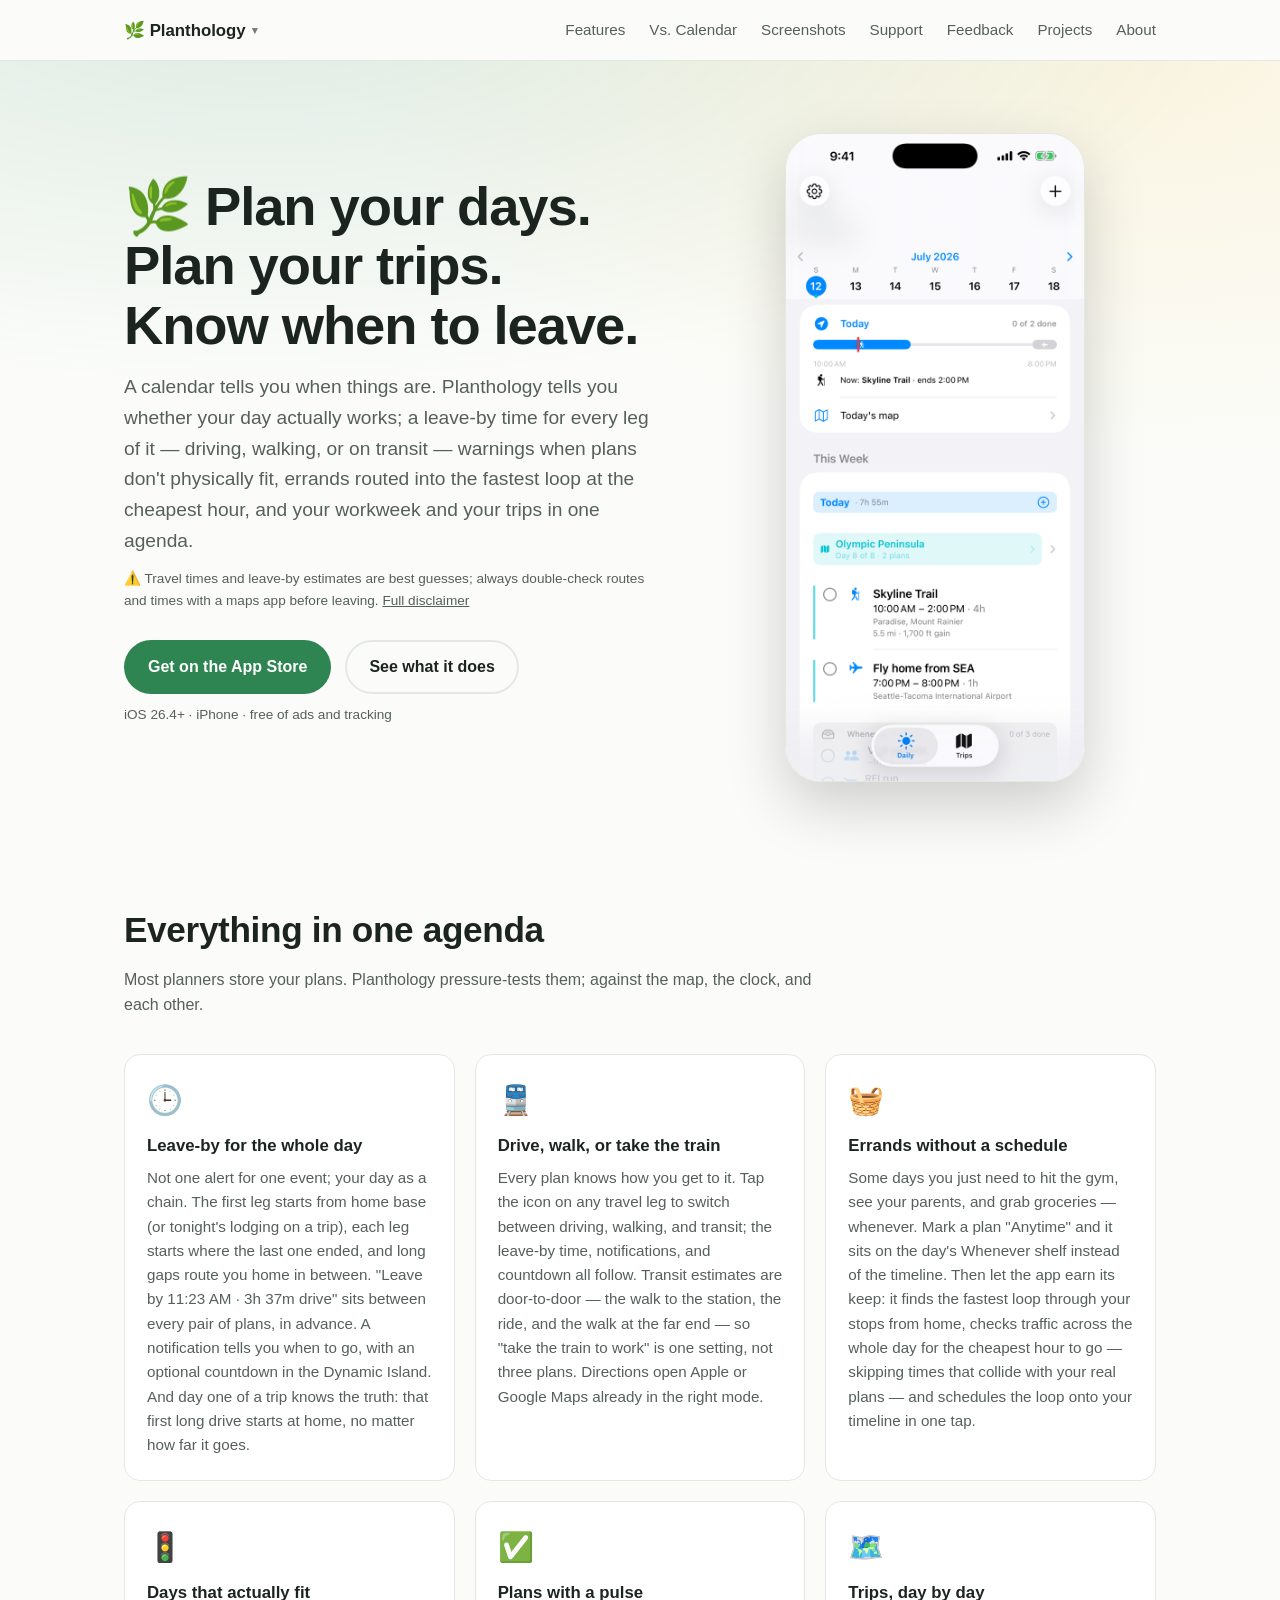
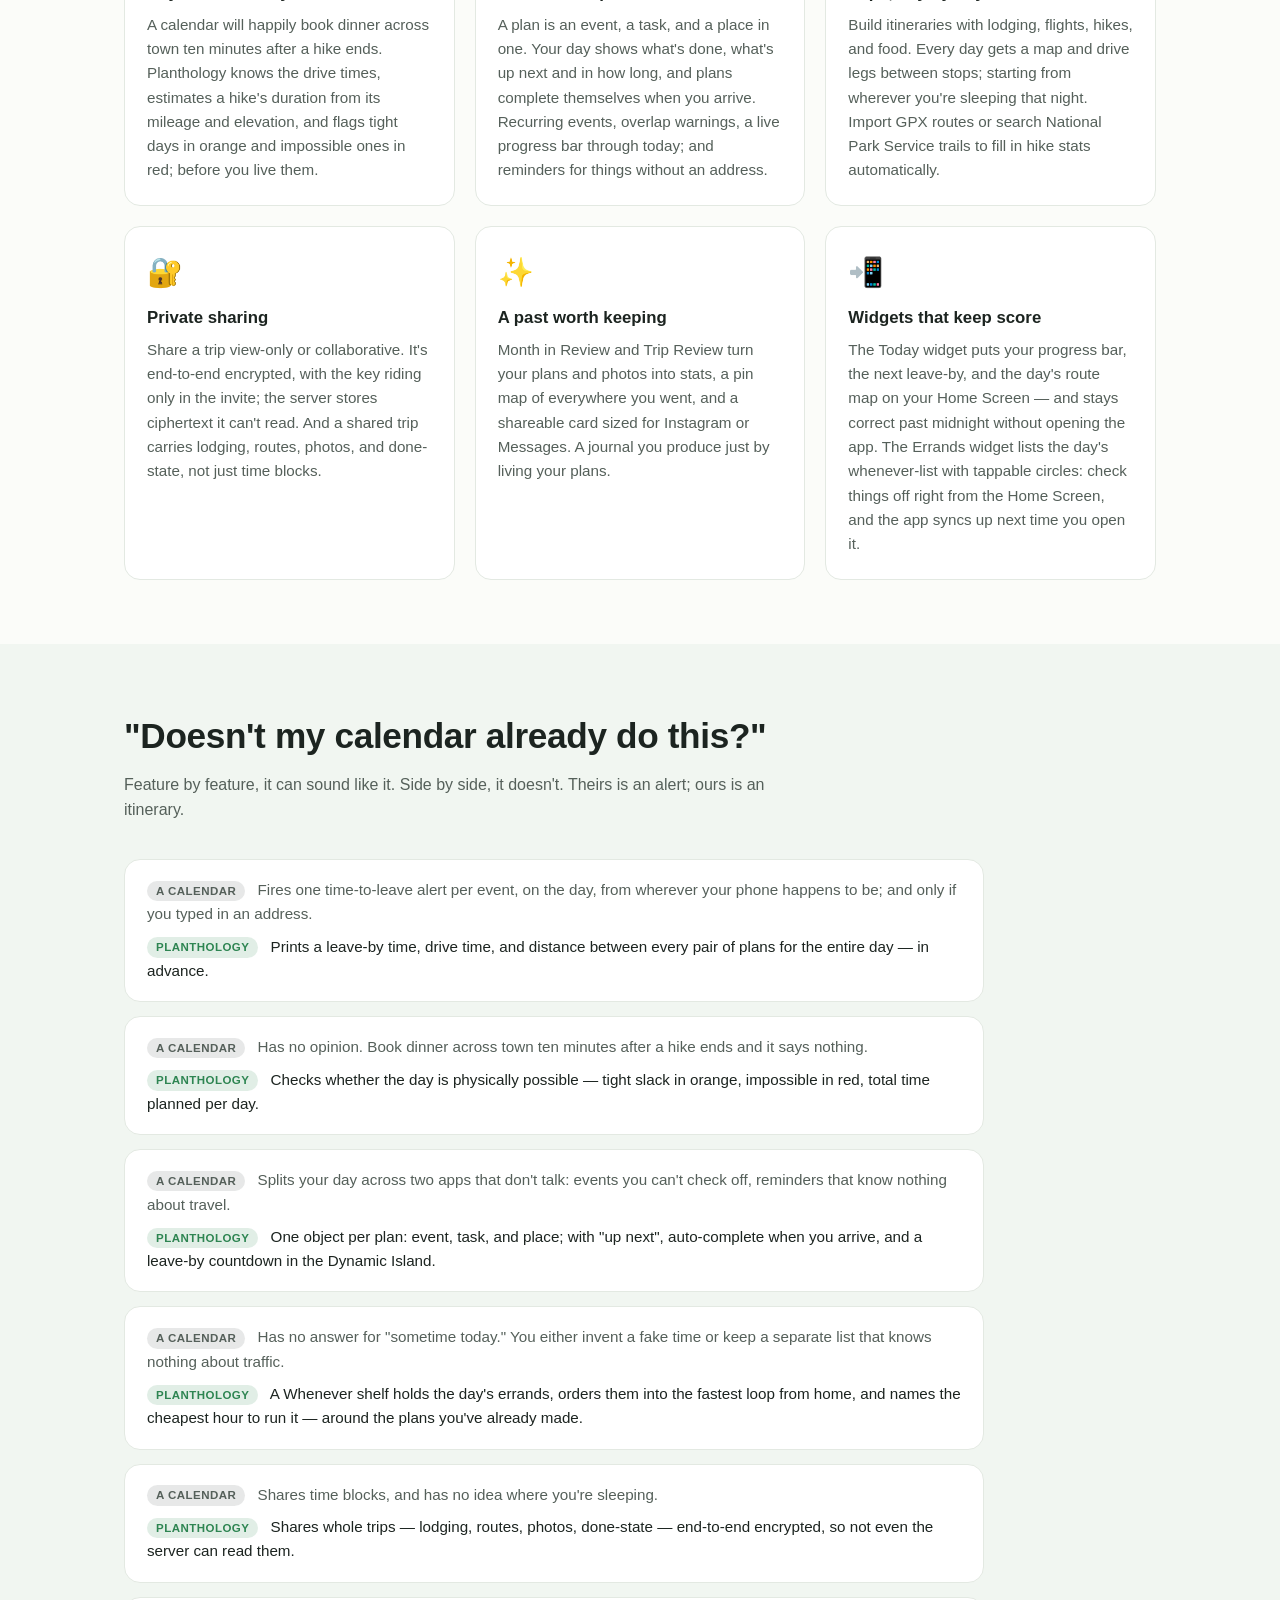
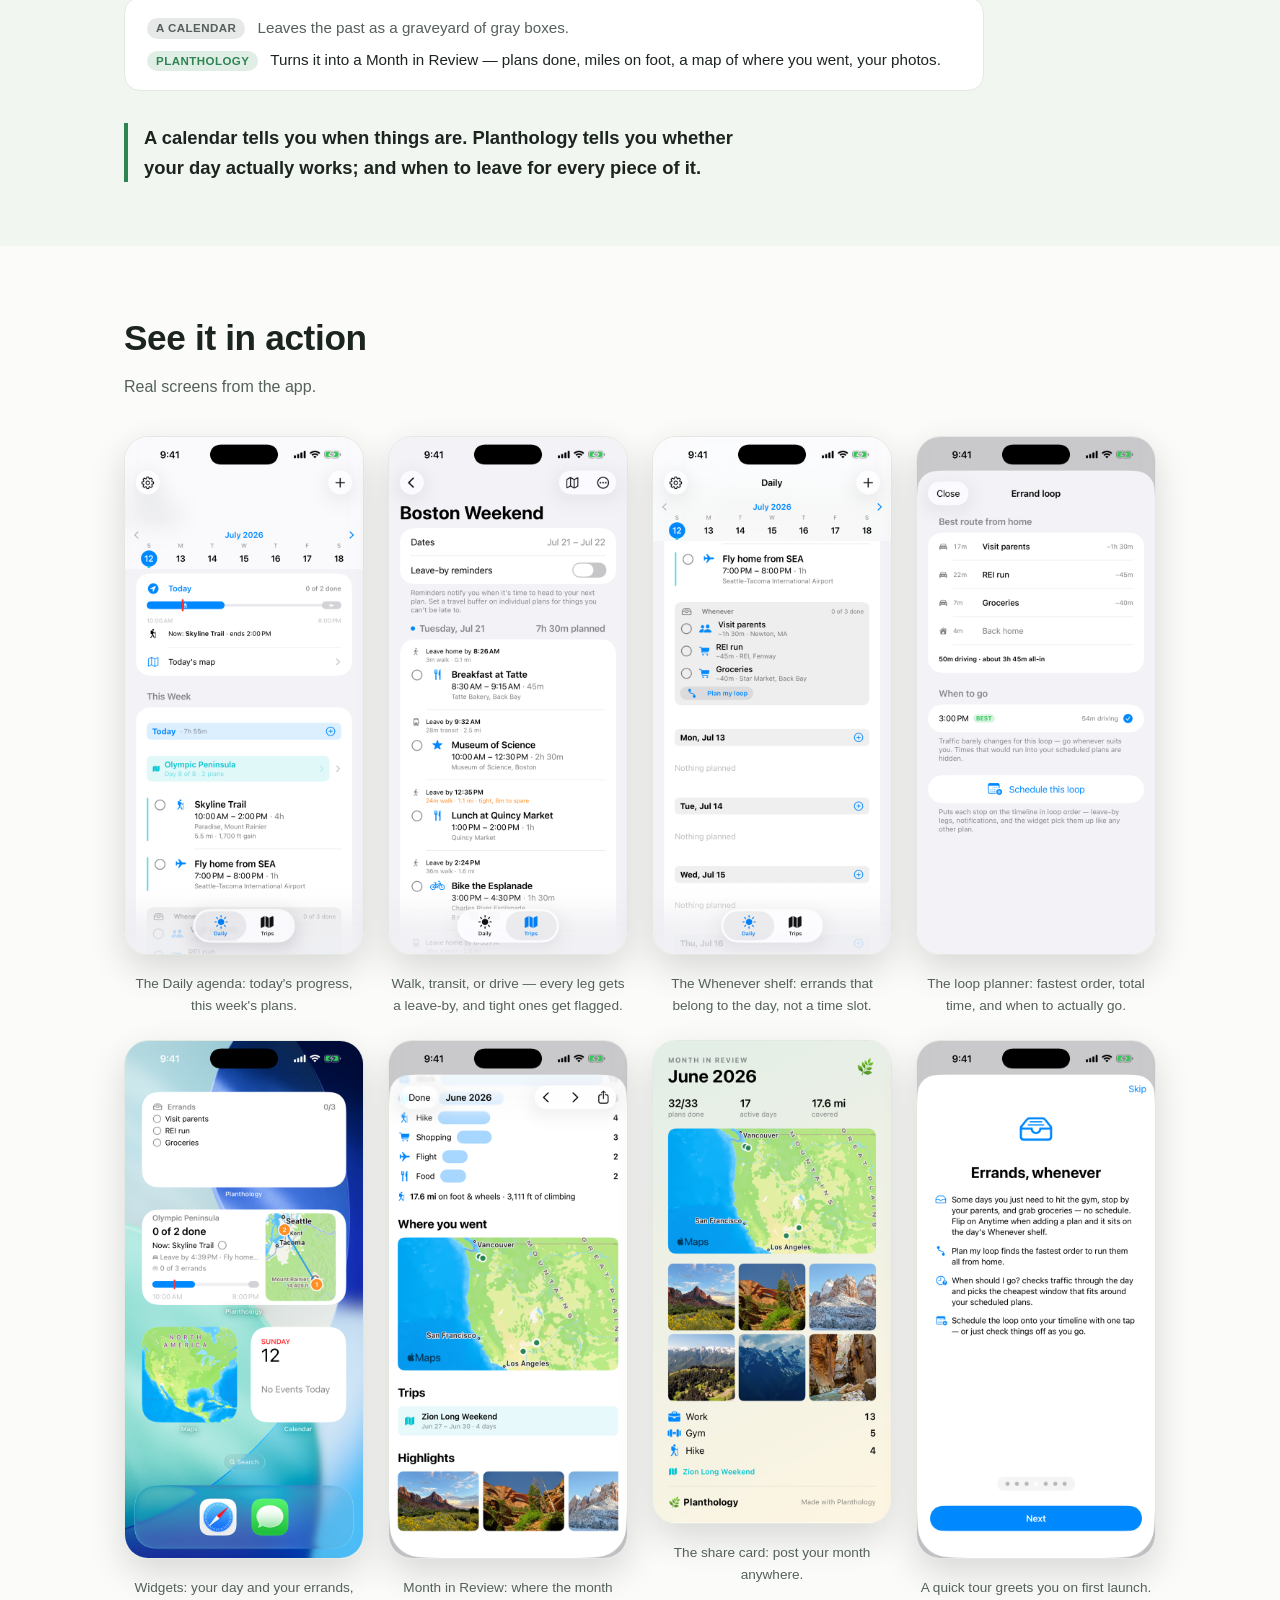
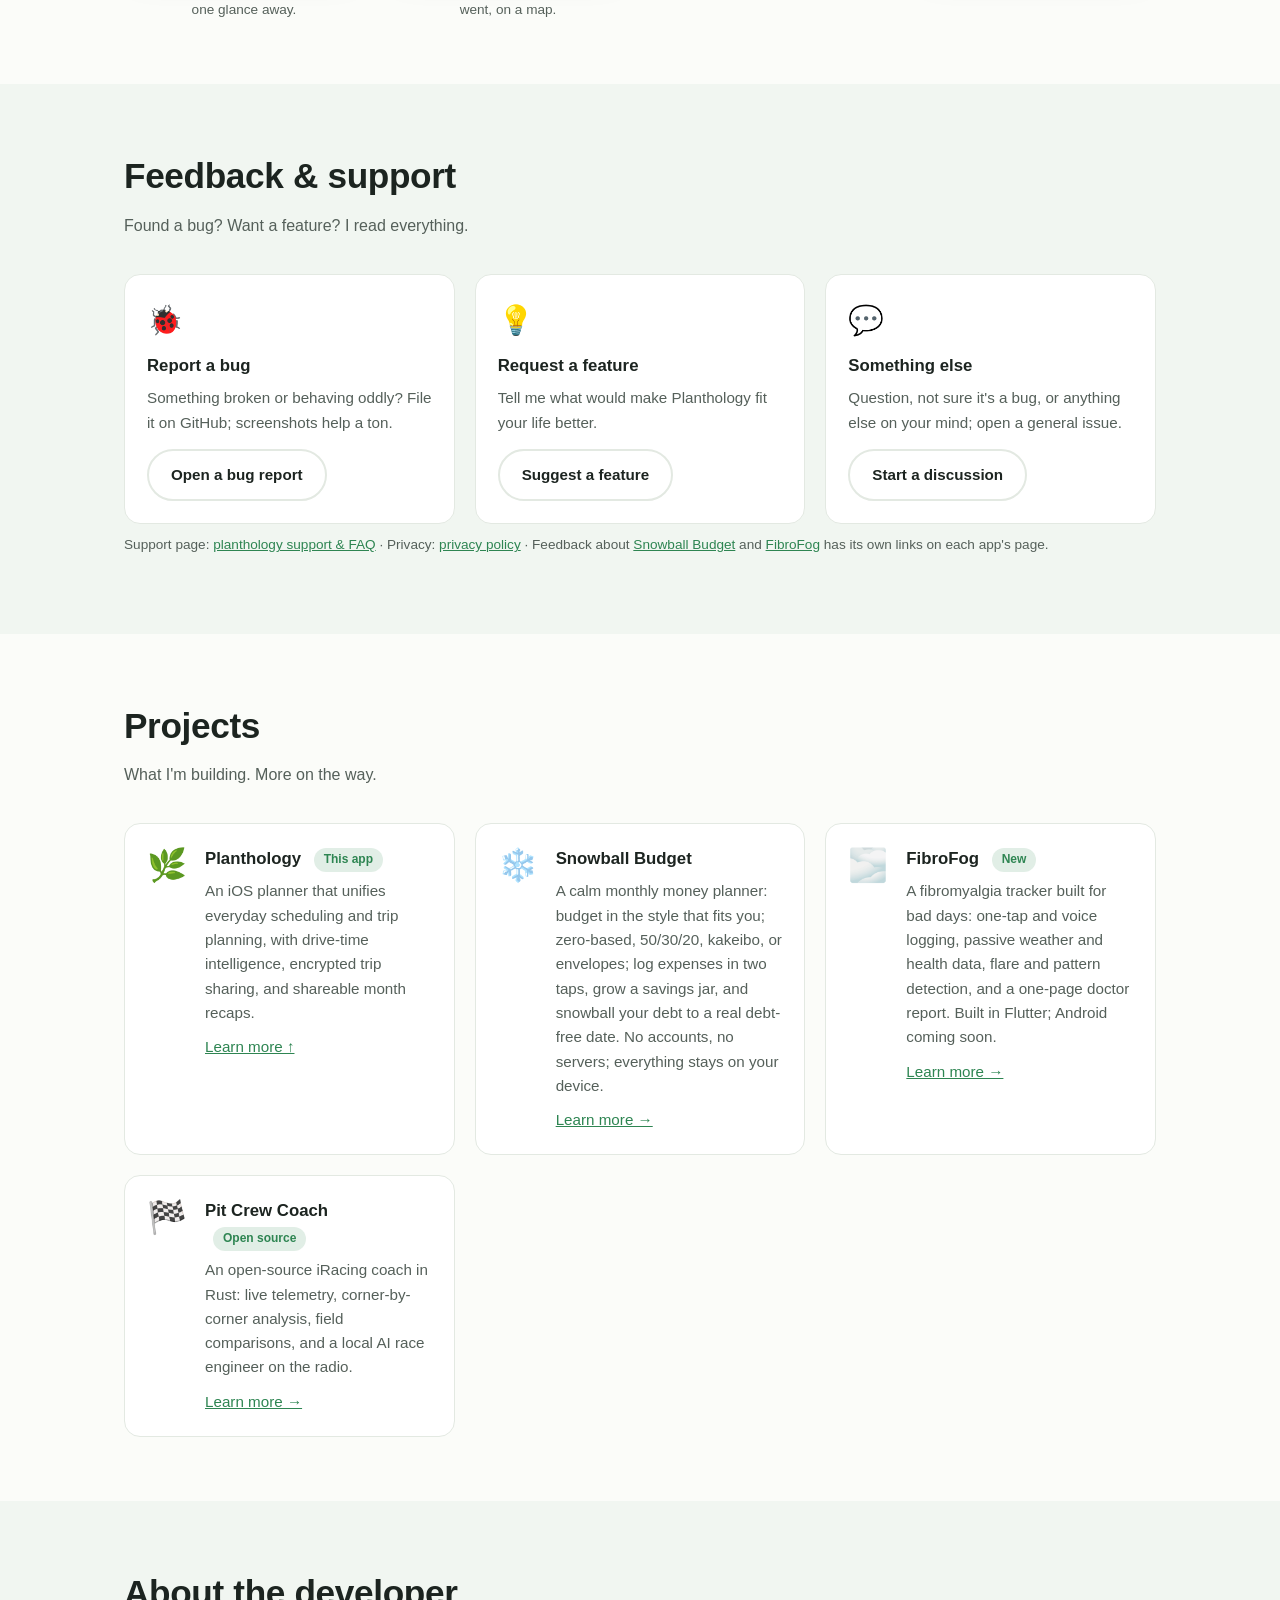
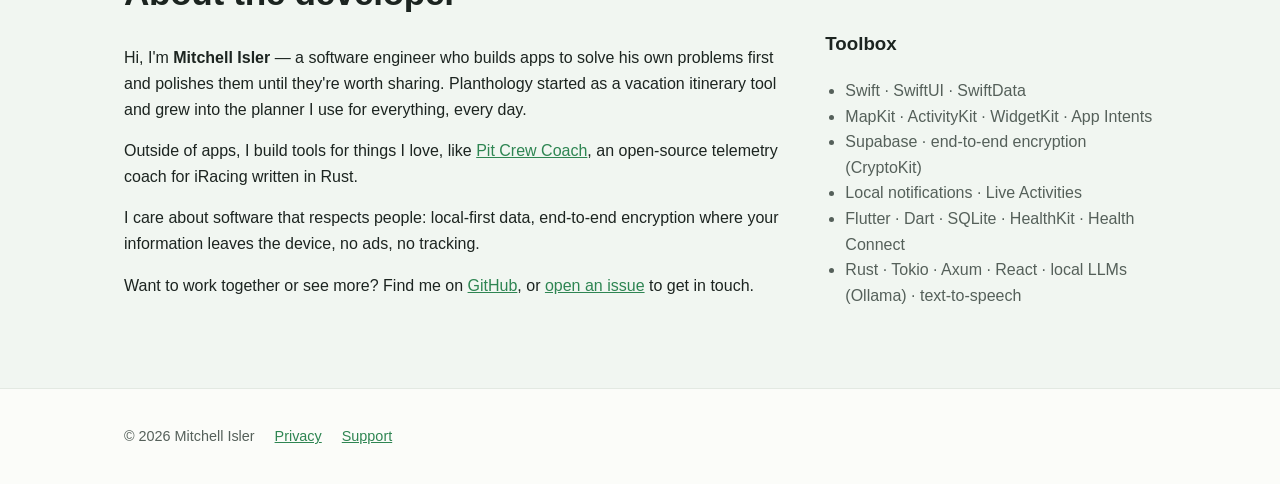
<file: index.html>
<!DOCTYPE html>
<html lang="en">
<head>
  <meta charset="utf-8">
  <meta name="viewport" content="width=device-width, initial-scale=1">
  <title>Planthology — the planner that checks your day against the map</title>
  <meta name="description" content="Planthology is an iOS planner that pressure-tests your plans: a leave-by time for every leg of the day, warnings when plans don't physically fit, and trips and weekdays in one agenda.">
  <meta property="og:title" content="Planthology">
  <meta property="og:description" content="A calendar tells you when things are. Planthology tells you whether your day actually works — and when to leave for every piece of it.">
  <meta property="og:image" content="assets/img/monthcard.png">
  <link rel="icon" href="data:image/svg+xml,<svg xmlns=%22http://www.w3.org/2000/svg%22 viewBox=%220 0 100 100%22><text y=%22.9em%22 font-size=%2290%22>🌿</text></svg>">
  <link rel="stylesheet" href="assets/css/style.css">
</head>
<body>

<nav>
  <div class="wrap">
    <div class="brand-dropdown">
      <button class="brand" onclick="this.parentElement.classList.toggle('open')">🌿 Planthology</button>
      <div class="dropdown-menu">
        <a href="#projects">🌿 Planthology</a>
        <a href="snowball/index.html">❄️ Snowball Budget</a>
        <a href="fibrofog/index.html">🌫️ FibroFog</a>
        <a href="pitcrew/index.html">🏁 Pit Crew Coach</a>
      </div>
    </div>
    <a class="link" href="#features">Features</a>
    <a class="link" href="#vs">Vs. Calendar</a>
    <a class="link" href="#screenshots">Screenshots</a>
    <a class="link keep" href="support.html">Support</a>
    <a class="link keep" href="#feedback">Feedback</a>
    <a class="link" href="#projects">Projects</a>
    <a class="link keep" href="#about">About</a>
  </div>
</nav>

<header class="hero" id="top">
  <div class="wrap">
    <div>
      <h1><span class="leaf">🌿</span> Plan your days.<br>Plan your trips.<br>Know when to leave.</h1>
      <p class="tag">
        A calendar tells you when things are. Planthology tells you whether
        your day actually works; a leave-by time for every leg of it — driving,
        walking, or on transit — warnings when plans don't physically fit,
        errands routed into the fastest loop at the cheapest hour, and your
        workweek and your trips in one agenda.
      </p>
      <p class="disclaimer">
        ⚠️ Travel times and leave-by estimates are best guesses; always
        double-check routes and times with a maps app before leaving.
        <a href="support.html">Full disclaimer</a>
      </p>
      <div class="badge-row">
        <a class="btn primary" href="https://apps.apple.com/us/app/planthology/id6779658543">Get on the App&nbsp;Store</a>
        <a class="btn ghost" href="#features">See what it does</a>
      </div>
      <p class="note">iOS 26.4+ · iPhone · free of ads and tracking</p>
    </div>
    <img class="phone" src="assets/img/daily.png" alt="Planthology's Daily view showing a week of plans with a live progress bar">
  </div>
</header>

<section id="features">
  <div class="wrap">
    <h2>Everything in one agenda</h2>
    <p class="lede">Most planners store your plans. Planthology pressure-tests them; against the map, the clock, and each other.</p>
    <div class="grid">
      <div class="card">
        <div class="icon">🕒</div>
        <h3>Leave-by for the whole day</h3>
        <p>Not one alert for one event; your day as a chain. The first leg starts from home base (or tonight's lodging on a trip), each leg starts where the last one ended, and long gaps route you home in between. "Leave by 11:23 AM · 3h 37m drive" sits between every pair of plans, in advance. A notification tells you when to go, with an optional countdown in the Dynamic Island. And day one of a trip knows the truth: that first long drive starts at home, no matter how far it goes.</p>
      </div>
      <div class="card">
        <div class="icon">🚆</div>
        <h3>Drive, walk, or take the train</h3>
        <p>Every plan knows how you get to it. Tap the icon on any travel leg to switch between driving, walking, and transit; the leave-by time, notifications, and countdown all follow. Transit estimates are door-to-door — the walk to the station, the ride, and the walk at the far end — so "take the train to work" is one setting, not three plans. Directions open Apple or Google Maps already in the right mode.</p>
      </div>
      <div class="card">
        <div class="icon">🧺</div>
        <h3>Errands without a schedule</h3>
        <p>Some days you just need to hit the gym, see your parents, and grab groceries — whenever. Mark a plan "Anytime" and it sits on the day's Whenever shelf instead of the timeline. Then let the app earn its keep: it finds the fastest loop through your stops from home, checks traffic across the whole day for the cheapest hour to go — skipping times that collide with your real plans — and schedules the loop onto your timeline in one tap.</p>
      </div>
      <div class="card">
        <div class="icon">🚦</div>
        <h3>Days that actually fit</h3>
        <p>A calendar will happily book dinner across town ten minutes after a hike ends. Planthology knows the drive times, estimates a hike's duration from its mileage and elevation, and flags tight days in orange and impossible ones in red; before you live them.</p>
      </div>
      <div class="card">
        <div class="icon">✅</div>
        <h3>Plans with a pulse</h3>
        <p>A plan is an event, a task, and a place in one. Your day shows what's done, what's up next and in how long, and plans complete themselves when you arrive. Recurring events, overlap warnings, a live progress bar through today; and reminders for things without an address.</p>
      </div>
      <div class="card">
        <div class="icon">🗺️</div>
        <h3>Trips, day by day</h3>
        <p>Build itineraries with lodging, flights, hikes, and food. Every day gets a map and drive legs between stops; starting from wherever you're sleeping that night. Import GPX routes or search National Park Service trails to fill in hike stats automatically.</p>
      </div>
      <div class="card">
        <div class="icon">🔐</div>
        <h3>Private sharing</h3>
        <p>Share a trip view-only or collaborative. It's end-to-end encrypted, with the key riding only in the invite; the server stores ciphertext it can't read. And a shared trip carries lodging, routes, photos, and done-state, not just time blocks.</p>
      </div>
      <div class="card">
        <div class="icon">✨</div>
        <h3>A past worth keeping</h3>
        <p>Month in Review and Trip Review turn your plans and photos into stats, a pin map of everywhere you went, and a shareable card sized for Instagram or Messages. A journal you produce just by living your plans.</p>
      </div>
      <div class="card">
        <div class="icon">📲</div>
        <h3>Widgets that keep score</h3>
        <p>The Today widget puts your progress bar, the next leave-by, and the day's route map on your Home Screen — and stays correct past midnight without opening the app. The Errands widget lists the day's whenever-list with tappable circles: check things off right from the Home Screen, and the app syncs up next time you open it.</p>
      </div>
    </div>
  </div>
</section>

<section class="alt" id="vs">
  <div class="wrap">
    <h2>"Doesn't my calendar already do this?"</h2>
    <p class="lede">Feature by feature, it can sound like it. Side by side, it doesn't. Theirs is an alert; ours is an itinerary.</p>
    <div class="vs-list">
      <div class="vs-row">
        <p class="them"><span class="vs-tag">A calendar</span> Fires one time-to-leave alert per event, on the day, from wherever your phone happens to be; and only if you typed in an address.</p>
        <p class="us"><span class="vs-tag us">Planthology</span> Prints a leave-by time, drive time, and distance between every pair of plans for the entire day — in advance.</p>
      </div>
      <div class="vs-row">
        <p class="them"><span class="vs-tag">A calendar</span> Has no opinion. Book dinner across town ten minutes after a hike ends and it says nothing.</p>
        <p class="us"><span class="vs-tag us">Planthology</span> Checks whether the day is physically possible — tight slack in orange, impossible in red, total time planned per day.</p>
      </div>
      <div class="vs-row">
        <p class="them"><span class="vs-tag">A calendar</span> Splits your day across two apps that don't talk: events you can't check off, reminders that know nothing about travel.</p>
        <p class="us"><span class="vs-tag us">Planthology</span> One object per plan: event, task, and place; with "up next", auto-complete when you arrive, and a leave-by countdown in the Dynamic Island.</p>
      </div>
      <div class="vs-row">
        <p class="them"><span class="vs-tag">A calendar</span> Has no answer for "sometime today." You either invent a fake time or keep a separate list that knows nothing about traffic.</p>
        <p class="us"><span class="vs-tag us">Planthology</span> A Whenever shelf holds the day's errands, orders them into the fastest loop from home, and names the cheapest hour to run it — around the plans you've already made.</p>
      </div>
      <div class="vs-row">
        <p class="them"><span class="vs-tag">A calendar</span> Shares time blocks, and has no idea where you're sleeping.</p>
        <p class="us"><span class="vs-tag us">Planthology</span> Shares whole trips — lodging, routes, photos, done-state — end-to-end encrypted, so not even the server can read them.</p>
      </div>
      <div class="vs-row">
        <p class="them"><span class="vs-tag">A calendar</span> Leaves the past as a graveyard of gray boxes.</p>
        <p class="us"><span class="vs-tag us">Planthology</span> Turns it into a Month in Review — plans done, miles on foot, a map of where you went, your photos.</p>
      </div>
    </div>
    <p class="vs-pitch">A calendar tells you when things are. Planthology tells you whether your day actually works; and when to leave for every piece of it.</p>
  </div>
</section>

<section id="screenshots">
  <div class="wrap">
    <h2>See it in action</h2>
    <p class="lede">Real screens from the app.</p>
    <div class="shots">
      <figure>
        <img src="assets/img/daily.png" alt="Daily agenda with week strip, live progress bar, and a trip banner">
        <figcaption>The Daily agenda: today's progress, this week's plans.</figcaption>
      </figure>
      <figure>
        <img src="assets/img/modes.png" alt="Trip day showing walk and transit legs with leave-by times and a tight-slack warning">
        <figcaption>Walk, transit, or drive — every leg gets a leave-by, and tight ones get flagged.</figcaption>
      </figure>
      <figure>
        <img src="assets/img/errands.png" alt="The Whenever shelf holding three unscheduled errands with a Plan my loop button">
        <figcaption>The Whenever shelf: errands that belong to the day, not a time slot.</figcaption>
      </figure>
      <figure>
        <img src="assets/img/errandloop.png" alt="Errand loop planner showing the best stop order, total driving, and the best time to go">
        <figcaption>The loop planner: fastest order, total time, and when to actually go.</figcaption>
      </figure>
      <figure>
        <img src="assets/img/widgets.png" alt="Home Screen with the Errands widget and the Today widget showing progress, leave-by, and route map">
        <figcaption>Widgets: your day and your errands, one glance away.</figcaption>
      </figure>
      <figure>
        <img src="assets/img/monthreview.png" alt="Month in Review with category breakdown and a map of visited places">
        <figcaption>Month in Review: where the month went, on a map.</figcaption>
      </figure>
      <figure>
        <img src="assets/img/monthcard.png" alt="Shareable month recap card with stats, map pins, and photos">
        <figcaption>The share card: post your month anywhere.</figcaption>
      </figure>
      <figure>
        <img src="assets/img/tutorial.png" alt="Welcome tour page introducing the errands features">
        <figcaption>A quick tour greets you on first launch.</figcaption>
      </figure>
    </div>
  </div>
</section>

<section class="alt" id="feedback">
  <div class="wrap">
    <h2>Feedback &amp; support</h2>
    <p class="lede">Found a bug? Want a feature? I read everything.</p>
    <div class="feedback-cards">
      <div class="card">
        <div class="icon">🐞</div>
        <h3>Report a bug</h3>
        <p>Something broken or behaving oddly? File it on GitHub; screenshots help a ton.</p>
        <p style="margin-top:14px"><a class="btn ghost" href="https://github.com/islerm/planthology-site/issues/new?template=bug_report.md&labels=bug&title=%5BBug%5D%20">Open a bug report</a></p>
      </div>
      <div class="card">
        <div class="icon">💡</div>
        <h3>Request a feature</h3>
        <p>Tell me what would make Planthology fit your life better.</p>
        <p style="margin-top:14px"><a class="btn ghost" href="https://github.com/islerm/planthology-site/issues/new?template=feature_request.md&labels=enhancement&title=%5BIdea%5D%20">Suggest a feature</a></p>
      </div>
      <div class="card">
        <div class="icon">💬</div>
        <h3>Something else</h3>
        <p>Question, not sure it's a bug, or anything else on your mind; open a general issue.</p>
        <p style="margin-top:14px"><a class="btn ghost" href="https://github.com/islerm/planthology-site/issues/new">Start a discussion</a></p>
      </div>
    </div>
    <p class="note">Support page: <a href="support.html">planthology support &amp; FAQ</a> · Privacy: <a href="privacy.html">privacy policy</a> · Feedback about <a href="snowball/index.html">Snowball Budget</a> and <a href="fibrofog/index.html">FibroFog</a> has its own links on each app's page.</p>
  </div>
</section>

<section id="projects">
  <div class="wrap">
    <h2>Projects</h2>
    <p class="lede">What I'm building. More on the way.</p>
    <div class="grid">
      <div class="card project-card">
        <div class="project">
          <div class="emoji">🌿</div>
          <div>
            <h3 style="margin-top:0">Planthology <span class="pill">This app</span></h3>
            <p>An iOS planner that unifies everyday scheduling and trip planning, with drive-time intelligence, encrypted trip sharing, and shareable month recaps.</p>
            <p style="margin-top:10px"><a href="#top">Learn more ↑</a></p>
          </div>
        </div>
      </div>
      <div class="card project-card">
        <div class="project">
          <div class="emoji">❄️</div>
          <div>
            <h3 style="margin-top:0">Snowball Budget</h3>
            <p>A calm monthly money planner: budget in the style that fits you; zero-based, 50/30/20, kakeibo, or envelopes; log expenses in two taps, grow a savings jar, and snowball your debt to a real debt-free date. No accounts, no servers; everything stays on your device.</p>
            <p style="margin-top:10px"><a href="snowball/index.html">Learn more →</a></p>
          </div>
        </div>
      </div>
      <div class="card project-card">
        <div class="project">
          <div class="emoji">🌫️</div>
          <div>
            <h3 style="margin-top:0">FibroFog <span class="pill">New</span></h3>
            <p>A fibromyalgia tracker built for bad days: one-tap and voice logging, passive weather and health data, flare and pattern detection, and a one-page doctor report. Built in Flutter; Android coming soon.</p>
            <p style="margin-top:10px"><a href="fibrofog/index.html">Learn more →</a></p>
          </div>
        </div>
      </div>
      <div class="card project-card">
        <div class="project">
          <div class="emoji">🏁</div>
          <div>
            <h3 style="margin-top:0">Pit Crew Coach <span class="pill">Open source</span></h3>
            <p>An open-source iRacing coach in Rust: live telemetry, corner-by-corner analysis, field comparisons, and a local AI race engineer on the radio.</p>
            <p style="margin-top:10px"><a href="pitcrew/index.html">Learn more →</a></p>
          </div>
        </div>
      </div>
    </div>
  </div>
</section>

<section class="alt" id="about">
  <div class="wrap">
    <h2>About the developer</h2>
    <div class="about-grid">
      <div>
        <!-- TODO: personalize this bio — it's intentionally a starting point -->
        <p>
          Hi, I'm <strong>Mitchell Isler</strong> — a software engineer who builds
          apps to solve his own problems first and polishes them until they're
          worth sharing. Planthology started as a vacation itinerary tool and
          grew into the planner I use for everything, every day.
        </p>
        <p>
          Outside of apps, I build tools for things I love, like
          <a href="pitcrew/index.html">Pit Crew Coach</a>, an open-source
          telemetry coach for iRacing written in Rust.
        </p>
        <p>
          I care about software that respects people: local-first data,
          end-to-end encryption where your information leaves the device, no
          ads, no tracking.
        </p>
        <p>
          Want to work together or see more? Find me on
          <a href="https://github.com/islerm">GitHub</a>, or
          <a href="https://github.com/islerm/planthology-site/issues/new">open an issue</a>
          to get in touch.
          <!-- TODO: link a resume PDF here when ready, e.g. <a href="assets/resume.pdf">Resume</a> -->
        </p>
      </div>
      <div>
        <h3 style="margin-top:0">Toolbox</h3>
        <ul>
          <li>Swift · SwiftUI · SwiftData</li>
          <li>MapKit · ActivityKit · WidgetKit · App Intents</li>
          <li>Supabase · end-to-end encryption (CryptoKit)</li>
          <li>Local notifications · Live Activities</li>
          <li>Flutter · Dart · SQLite · HealthKit · Health Connect</li>
          <li>Rust · Tokio · Axum · React · local LLMs (Ollama) · text-to-speech</li>
        </ul>
      </div>
    </div>
  </div>
</section>

<footer>
  <div class="wrap">
    <span>© 2026 Mitchell Isler</span>
    <a href="privacy.html">Privacy</a>
    <a href="support.html">Support</a>
    <span class="spacer"></span>
  </div>
</footer>

</body>
</html>
</file>
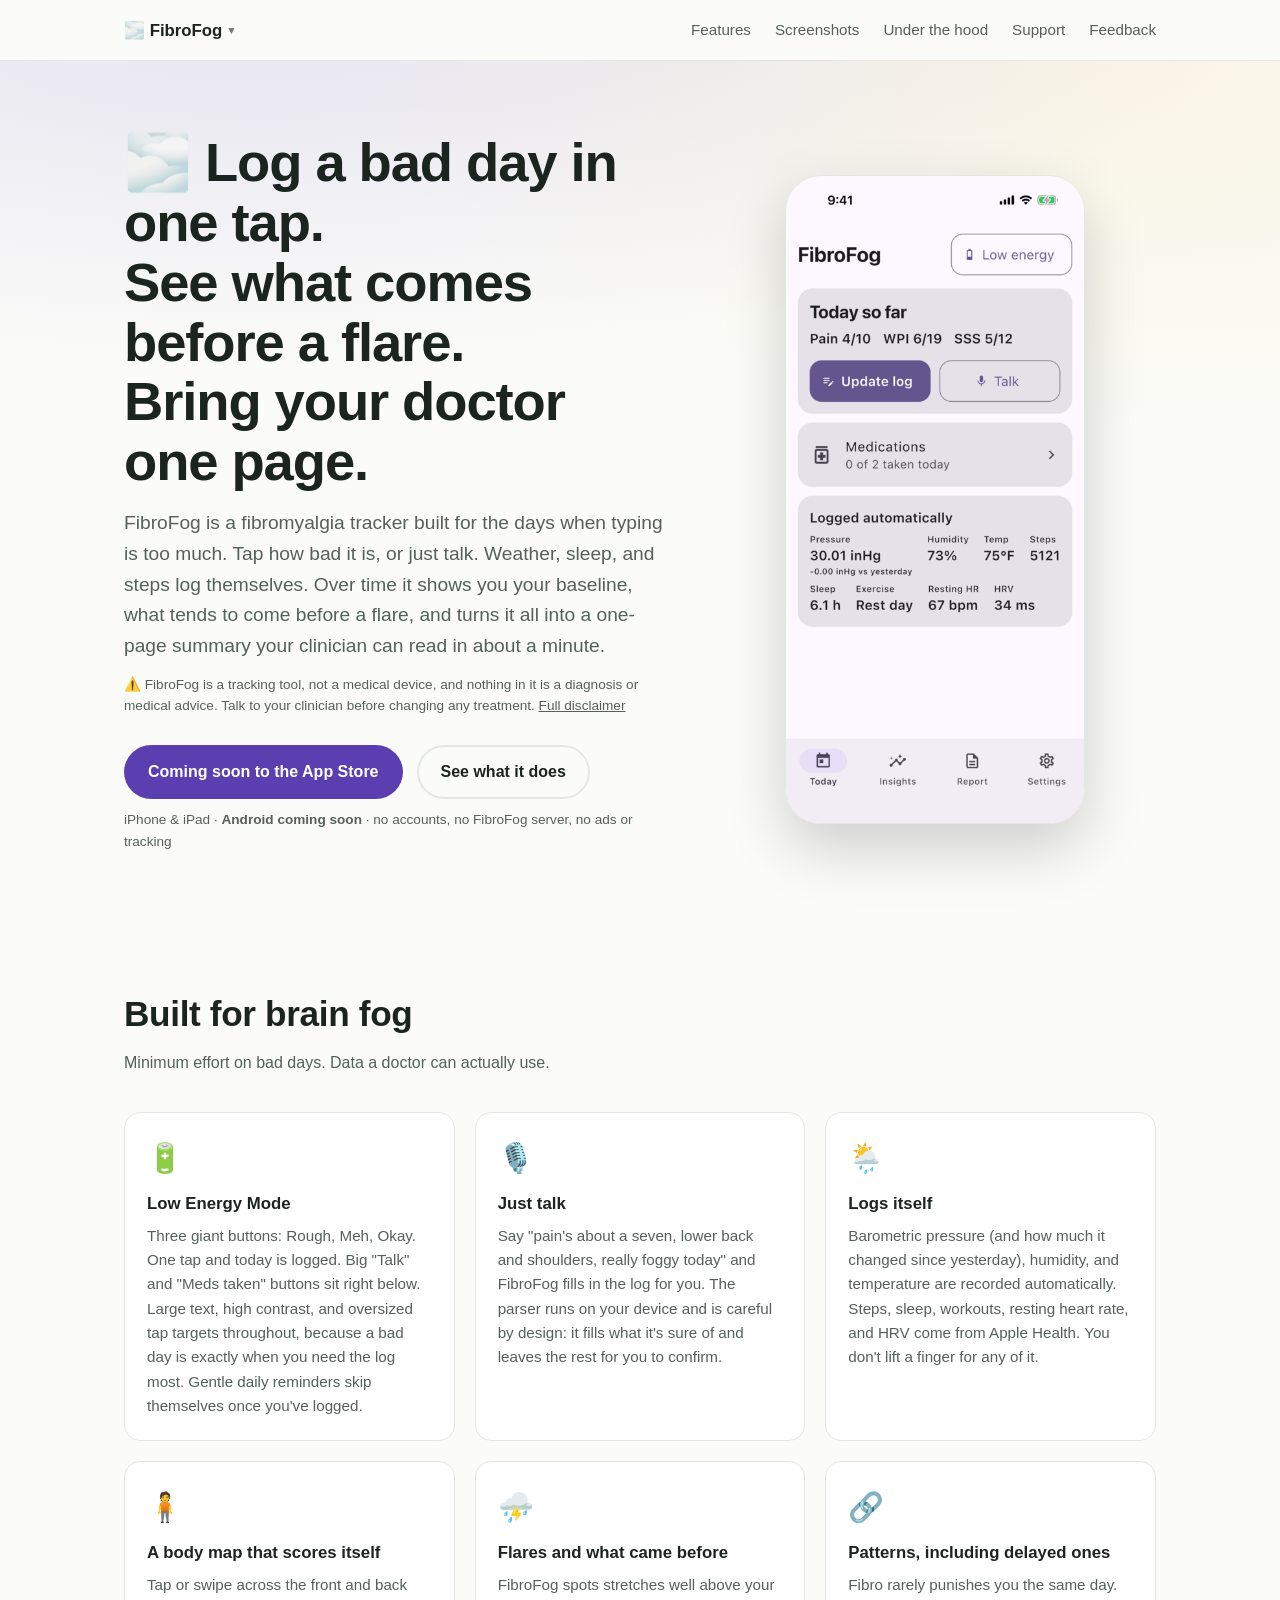
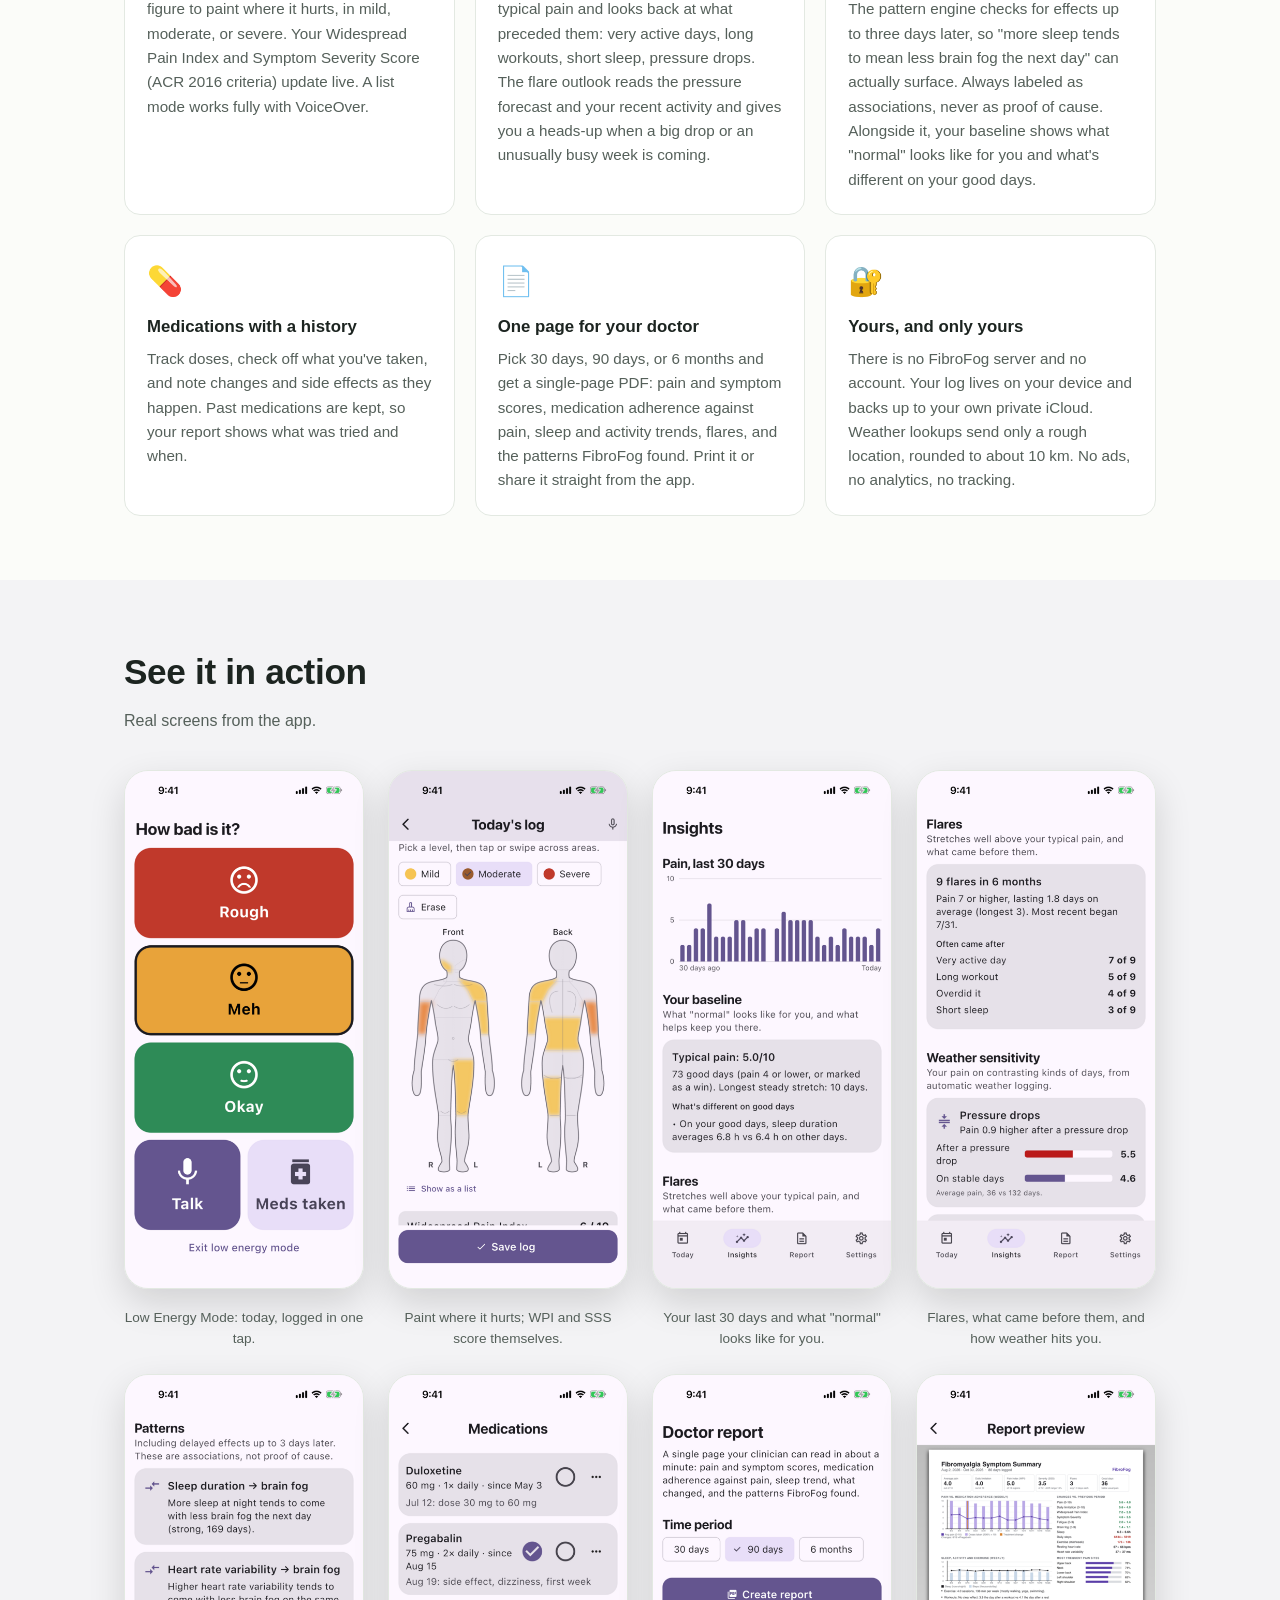
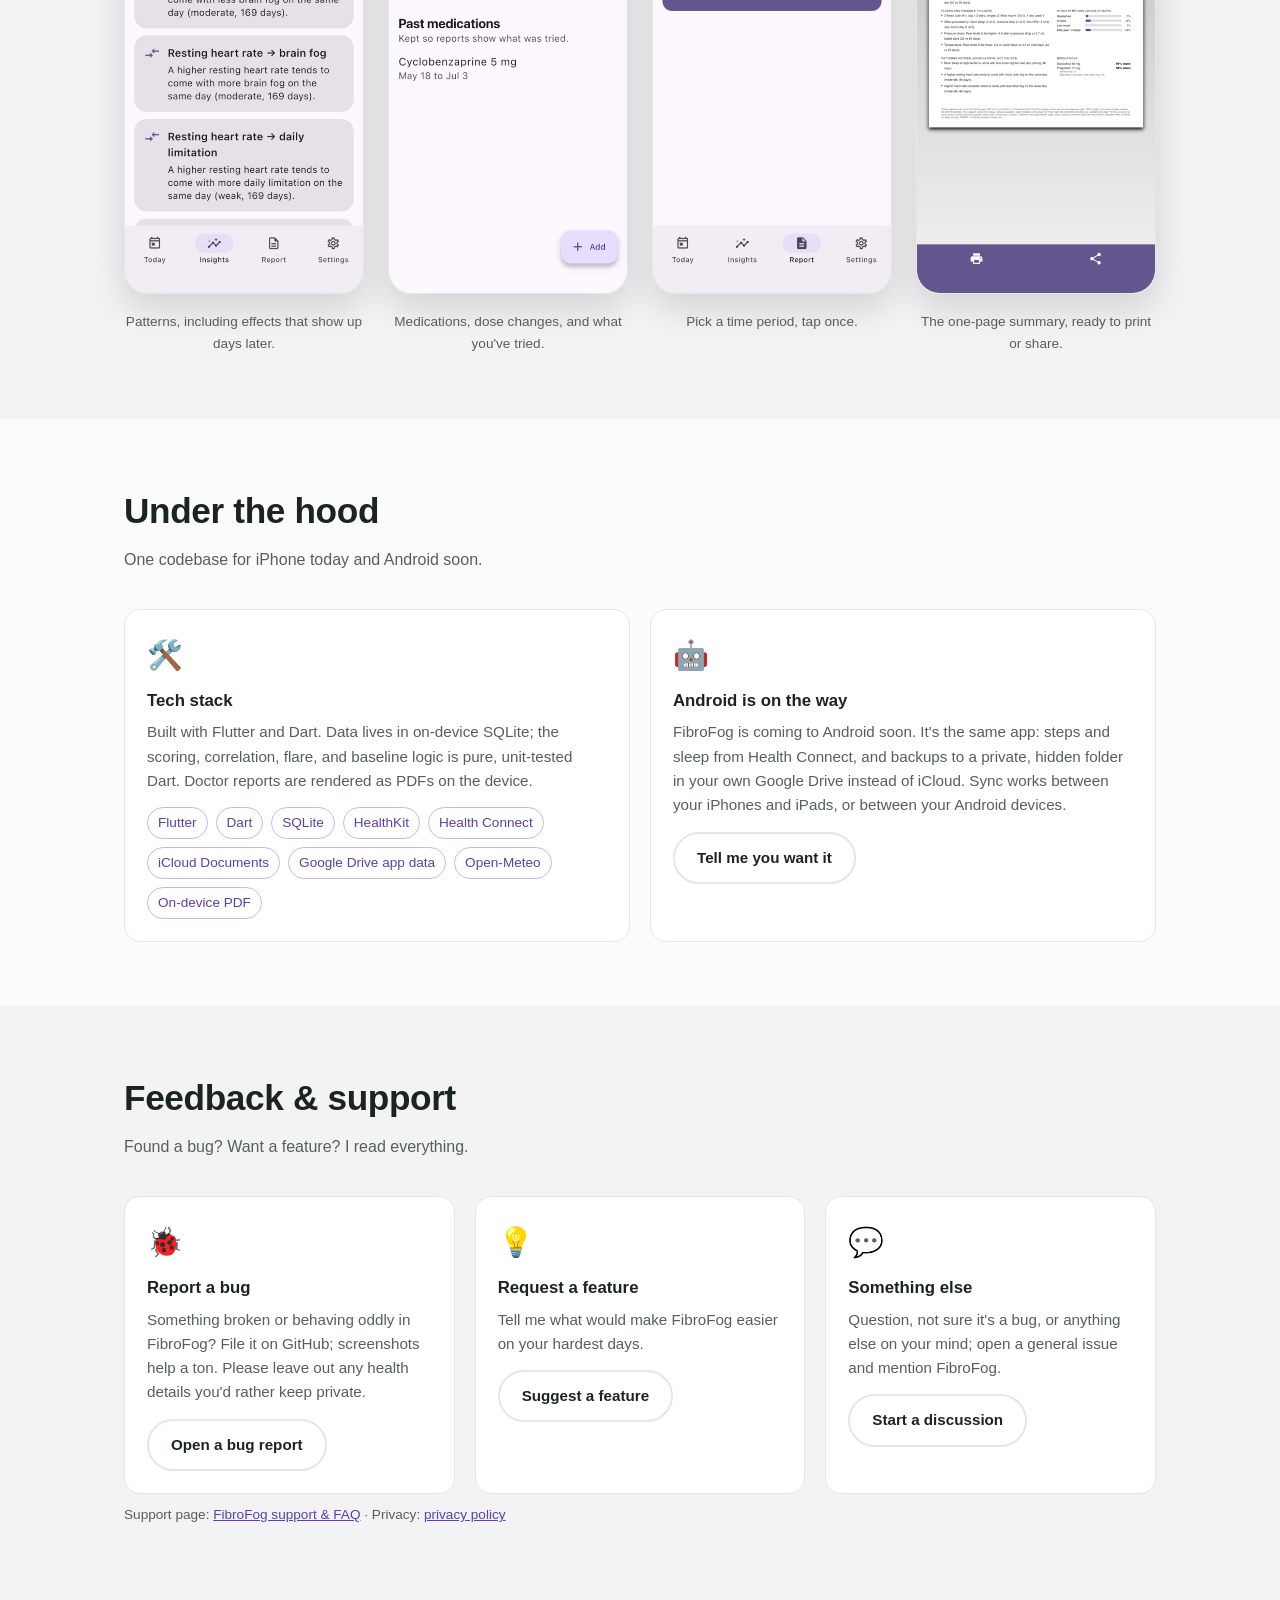
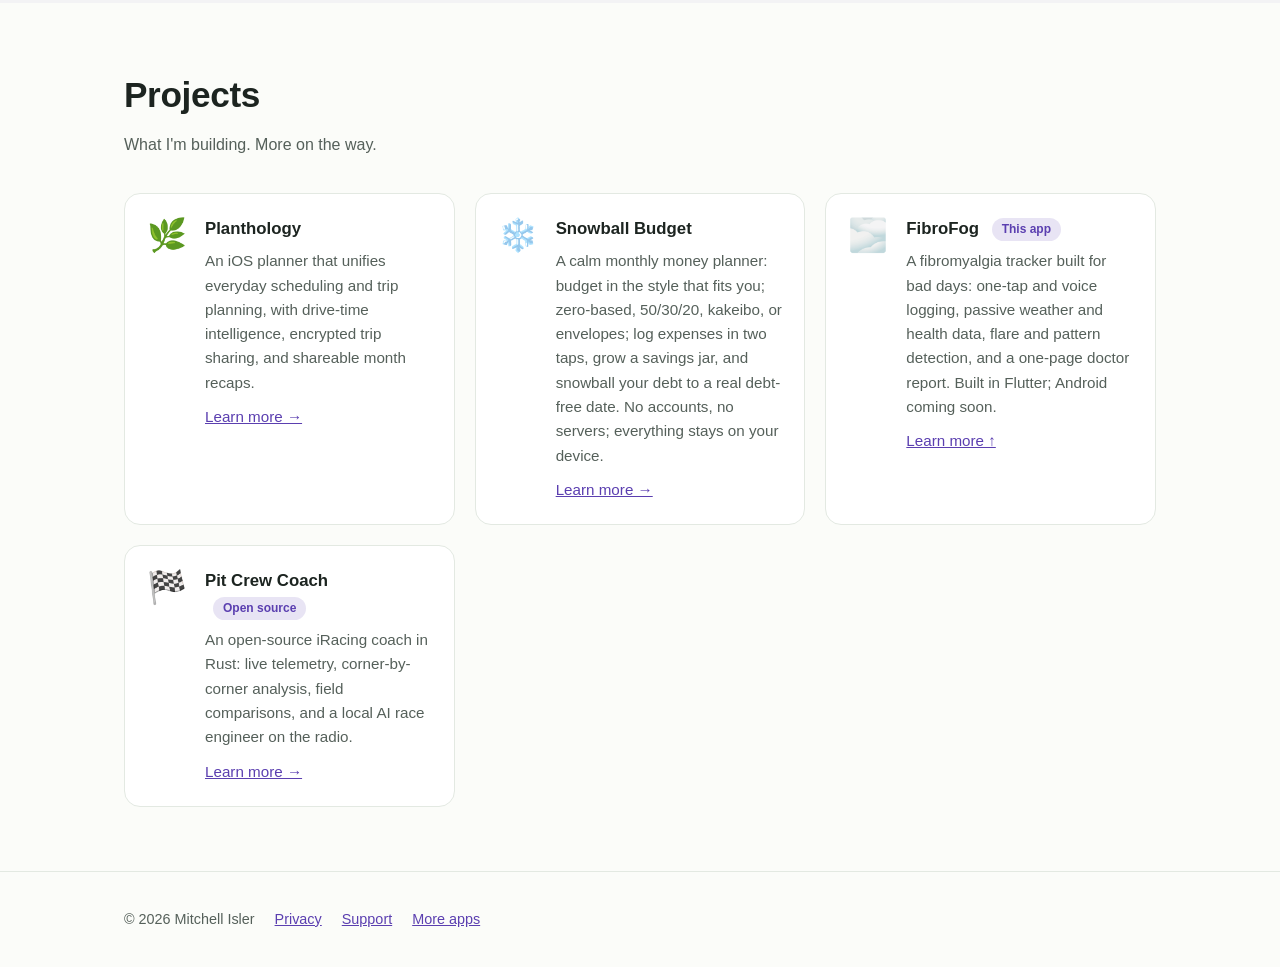
<file: fibrofog/index.html>
<!DOCTYPE html>
<html lang="en">
<head>
  <meta charset="utf-8">
  <meta name="viewport" content="width=device-width, initial-scale=1">
  <title>FibroFog: a fibromyalgia tracker for your hardest days</title>
  <meta name="description" content="FibroFog is a fibromyalgia tracker built for bad days: one-tap logging, voice memos, passive weather and health data, a body map with WPI/SSS scores, pattern detection, and a one-page report your doctor can read in a minute. Your data stays on your device.">
  <meta property="og:title" content="FibroFog">
  <meta property="og:description" content="Log a bad day in one tap. See what comes before your flares. Hand your doctor one page that tells the whole story. No FibroFog server; your data stays yours.">
  <meta property="og:image" content="https://islerm.github.io/planthology-site/assets/img/fibrofog-today.png">
  <link rel="icon" href="data:image/svg+xml,<svg xmlns=%22http://www.w3.org/2000/svg%22 viewBox=%220 0 100 100%22><text y=%22.9em%22 font-size=%2290%22>🌫️</text></svg>">
  <link rel="stylesheet" href="../assets/css/style.css">
  <style>
    /* FibroFog accent: the app's soft purples over the shared stylesheet */
    :root {
      --green: #5b3fb0;
      --green-dark: #3a1f86;
      --gold: #f6c453;
    }
    @media (prefers-color-scheme: dark) {
      :root {
        --green: #b9a6f5;
        --green-dark: #9d86ec;
      }
    }
    .stack { display: flex; flex-wrap: wrap; gap: 8px; margin-top: 14px; }
    .stack span {
      font-size: .85rem; padding: 4px 10px; border-radius: 999px;
      border: 1px solid color-mix(in srgb, var(--green) 35%, transparent);
      color: var(--green);
    }
  </style>
</head>
<body>

<nav>
  <div class="wrap">
    <div class="brand-dropdown">
      <button class="brand" onclick="this.parentElement.classList.toggle('open')">🌫️ FibroFog</button>
      <div class="dropdown-menu">
        <a href="../index.html">🌿 Planthology</a>
        <a href="../snowball/index.html">❄️ Snowball Budget</a>
        <a href="#top">🌫️ FibroFog</a>
        <a href="../pitcrew/index.html">🏁 Pit Crew Coach</a>
      </div>
    </div>
    <a class="link" href="#features">Features</a>
    <a class="link" href="#screenshots">Screenshots</a>
    <a class="link" href="#stack">Under the hood</a>
    <a class="link keep" href="support.html">Support</a>
    <a class="link keep" href="#feedback">Feedback</a>
  </div>
</nav>

<header class="hero" id="top">
  <div class="wrap">
    <div>
      <h1><span class="leaf">🌫️</span> Log a bad day in one tap.<br>See what comes before a flare.<br>Bring your doctor one page.</h1>
      <p class="tag">
        FibroFog is a fibromyalgia tracker built for the days when typing is too
        much. Tap how bad it is, or just talk. Weather, sleep, and steps log
        themselves. Over time it shows you your baseline, what tends to come
        before a flare, and turns it all into a one-page summary your clinician
        can read in about a minute.
      </p>
      <p class="disclaimer">
        ⚠️ FibroFog is a tracking tool, not a medical device, and nothing in it
        is a diagnosis or medical advice. Talk to your clinician before changing
        any treatment.
        <a href="support.html">Full disclaimer</a>
      </p>
      <div class="badge-row">
        <!-- TODO: swap for the real App Store link once FibroFog is live, e.g.
             <a class="btn primary" href="https://apps.apple.com/us/app/fibrofog/idXXXXXXXXXX">Get on the App&nbsp;Store</a> -->
        <span class="btn primary" aria-disabled="true">Coming soon to the App&nbsp;Store</span>
        <a class="btn ghost" href="#features">See what it does</a>
      </div>
      <p class="note">iPhone &amp; iPad · <strong>Android coming soon</strong> · no accounts, no FibroFog server, no ads or tracking</p>
    </div>
    <img class="phone" src="../assets/img/fibrofog-today.png" alt="FibroFog's Today screen with pain, WPI and SSS scores, medications, and automatically logged weather, sleep, and heart data">
  </div>
</header>

<section id="features">
  <div class="wrap">
    <h2>Built for brain fog</h2>
    <p class="lede">Minimum effort on bad days. Data a doctor can actually use.</p>
    <div class="grid">
      <div class="card">
        <div class="icon">🔋</div>
        <h3>Low Energy Mode</h3>
        <p>Three giant buttons: Rough, Meh, Okay. One tap and today is logged. Big "Talk" and "Meds taken" buttons sit right below. Large text, high contrast, and oversized tap targets throughout, because a bad day is exactly when you need the log most. Gentle daily reminders skip themselves once you've logged.</p>
      </div>
      <div class="card">
        <div class="icon">🎙️</div>
        <h3>Just talk</h3>
        <p>Say "pain's about a seven, lower back and shoulders, really foggy today" and FibroFog fills in the log for you. The parser runs on your device and is careful by design: it fills what it's sure of and leaves the rest for you to confirm.</p>
      </div>
      <div class="card">
        <div class="icon">🌦️</div>
        <h3>Logs itself</h3>
        <p>Barometric pressure (and how much it changed since yesterday), humidity, and temperature are recorded automatically. Steps, sleep, workouts, resting heart rate, and HRV come from Apple Health. You don't lift a finger for any of it.</p>
      </div>
      <div class="card">
        <div class="icon">🧍</div>
        <h3>A body map that scores itself</h3>
        <p>Tap or swipe across the front and back figure to paint where it hurts, in mild, moderate, or severe. Your Widespread Pain Index and Symptom Severity Score (ACR 2016 criteria) update live. A list mode works fully with VoiceOver.</p>
      </div>
      <div class="card">
        <div class="icon">⛈️</div>
        <h3>Flares and what came before</h3>
        <p>FibroFog spots stretches well above your typical pain and looks back at what preceded them: very active days, long workouts, short sleep, pressure drops. The flare outlook reads the pressure forecast and your recent activity and gives you a heads-up when a big drop or an unusually busy week is coming.</p>
      </div>
      <div class="card">
        <div class="icon">🔗</div>
        <h3>Patterns, including delayed ones</h3>
        <p>Fibro rarely punishes you the same day. The pattern engine checks for effects up to three days later, so "more sleep tends to mean less brain fog the next day" can actually surface. Always labeled as associations, never as proof of cause. Alongside it, your baseline shows what "normal" looks like for you and what's different on your good days.</p>
      </div>
      <div class="card">
        <div class="icon">💊</div>
        <h3>Medications with a history</h3>
        <p>Track doses, check off what you've taken, and note changes and side effects as they happen. Past medications are kept, so your report shows what was tried and when.</p>
      </div>
      <div class="card">
        <div class="icon">📄</div>
        <h3>One page for your doctor</h3>
        <p>Pick 30 days, 90 days, or 6 months and get a single-page PDF: pain and symptom scores, medication adherence against pain, sleep and activity trends, flares, and the patterns FibroFog found. Print it or share it straight from the app.</p>
      </div>
      <div class="card">
        <div class="icon">🔐</div>
        <h3>Yours, and only yours</h3>
        <p>There is no FibroFog server and no account. Your log lives on your device and backs up to your own private iCloud. Weather lookups send only a rough location, rounded to about 10 km. No ads, no analytics, no tracking.</p>
      </div>
    </div>
  </div>
</section>

<section class="alt" id="screenshots">
  <div class="wrap">
    <h2>See it in action</h2>
    <p class="lede">Real screens from the app.</p>
    <div class="shots">
      <figure>
        <img src="../assets/img/fibrofog-low-energy.png" alt="Low Energy Mode with large Rough, Meh, and Okay buttons plus Talk and Meds taken">
        <figcaption>Low Energy Mode: today, logged in one tap.</figcaption>
      </figure>
      <figure>
        <img src="../assets/img/fibrofog-body-map.png" alt="Body map with front and back figures painted in mild, moderate, and severe pain areas">
        <figcaption>Paint where it hurts; WPI and SSS score themselves.</figcaption>
      </figure>
      <figure>
        <img src="../assets/img/fibrofog-insights.png" alt="Insights screen with a 30-day pain chart and a personal baseline summary">
        <figcaption>Your last 30 days and what "normal" looks like for you.</figcaption>
      </figure>
      <figure>
        <img src="../assets/img/fibrofog-flares-weather.png" alt="Flares summary listing common preceding factors, and a weather sensitivity comparison">
        <figcaption>Flares, what came before them, and how weather hits you.</figcaption>
      </figure>
      <figure>
        <img src="../assets/img/fibrofog-patterns.png" alt="Patterns list linking sleep, heart rate variability, and resting heart rate to brain fog">
        <figcaption>Patterns, including effects that show up days later.</figcaption>
      </figure>
      <figure>
        <img src="../assets/img/fibrofog-meds.png" alt="Medications list with doses, check-off circles, change notes, and past medications">
        <figcaption>Medications, dose changes, and what you've tried.</figcaption>
      </figure>
      <figure>
        <img src="../assets/img/fibrofog-report-setup.png" alt="Doctor report screen with 30 day, 90 day, and 6 month options">
        <figcaption>Pick a time period, tap once.</figcaption>
      </figure>
      <figure>
        <img src="../assets/img/fibrofog-report-pdf.png" alt="One-page Fibromyalgia Symptom Summary PDF preview with charts and tables">
        <figcaption>The one-page summary, ready to print or share.</figcaption>
      </figure>
    </div>
  </div>
</section>

<section id="stack">
  <div class="wrap">
    <h2>Under the hood</h2>
    <p class="lede">One codebase for iPhone today and Android soon.</p>
    <div class="grid">
      <div class="card">
        <div class="icon">🛠️</div>
        <h3>Tech stack</h3>
        <p>Built with Flutter and Dart. Data lives in on-device SQLite; the scoring, correlation, flare, and baseline logic is pure, unit-tested Dart. Doctor reports are rendered as PDFs on the device.</p>
        <div class="stack">
          <span>Flutter</span><span>Dart</span><span>SQLite</span><span>HealthKit</span><span>Health Connect</span><span>iCloud Documents</span><span>Google Drive app data</span><span>Open-Meteo</span><span>On-device PDF</span>
        </div>
      </div>
      <div class="card">
        <div class="icon">🤖</div>
        <h3>Android is on the way</h3>
        <p>FibroFog is coming to Android soon. It's the same app: steps and sleep from Health Connect, and backups to a private, hidden folder in your own Google Drive instead of iCloud. Sync works between your iPhones and iPads, or between your Android devices.</p>
        <p style="margin-top:14px"><a class="btn ghost" href="https://github.com/islerm/planthology-site/issues/new?labels=fibrofog,android&title=%5BFibroFog%5D%20Android%20interest">Tell me you want it</a></p>
      </div>
    </div>
  </div>
</section>

<section class="alt" id="feedback">
  <div class="wrap">
    <h2>Feedback &amp; support</h2>
    <p class="lede">Found a bug? Want a feature? I read everything.</p>
    <div class="feedback-cards">
      <div class="card">
        <div class="icon">🐞</div>
        <h3>Report a bug</h3>
        <p>Something broken or behaving oddly in FibroFog? File it on GitHub; screenshots help a ton. Please leave out any health details you'd rather keep private.</p>
        <p style="margin-top:14px"><a class="btn ghost" href="https://github.com/islerm/planthology-site/issues/new?template=fibrofog_bug_report.md&labels=bug,fibrofog&title=%5BFibroFog%5D%5BBug%5D%20">Open a bug report</a></p>
      </div>
      <div class="card">
        <div class="icon">💡</div>
        <h3>Request a feature</h3>
        <p>Tell me what would make FibroFog easier on your hardest days.</p>
        <p style="margin-top:14px"><a class="btn ghost" href="https://github.com/islerm/planthology-site/issues/new?template=fibrofog_feature_request.md&labels=enhancement,fibrofog&title=%5BFibroFog%5D%5BIdea%5D%20">Suggest a feature</a></p>
      </div>
      <div class="card">
        <div class="icon">💬</div>
        <h3>Something else</h3>
        <p>Question, not sure it's a bug, or anything else on your mind; open a general issue and mention FibroFog.</p>
        <p style="margin-top:14px"><a class="btn ghost" href="https://github.com/islerm/planthology-site/issues/new?labels=fibrofog&title=%5BFibroFog%5D%20">Start a discussion</a></p>
      </div>
    </div>
    <p class="note">Support page: <a href="support.html">FibroFog support &amp; FAQ</a> · Privacy: <a href="privacy.html">privacy policy</a></p>
  </div>
</section>

<section id="projects">
  <div class="wrap">
    <h2>Projects</h2>
    <p class="lede">What I'm building. More on the way.</p>
    <div class="grid">
      <div class="card project-card">
        <div class="project">
          <div class="emoji">🌿</div>
          <div>
            <h3 style="margin-top:0">Planthology</h3>
            <p>An iOS planner that unifies everyday scheduling and trip planning, with drive-time intelligence, encrypted trip sharing, and shareable month recaps.</p>
            <p style="margin-top:10px"><a href="../index.html">Learn more →</a></p>
          </div>
        </div>
      </div>
      <div class="card project-card">
        <div class="project">
          <div class="emoji">❄️</div>
          <div>
            <h3 style="margin-top:0">Snowball Budget</h3>
            <p>A calm monthly money planner: budget in the style that fits you; zero-based, 50/30/20, kakeibo, or envelopes; log expenses in two taps, grow a savings jar, and snowball your debt to a real debt-free date. No accounts, no servers; everything stays on your device.</p>
            <p style="margin-top:10px"><a href="../snowball/index.html">Learn more →</a></p>
          </div>
        </div>
      </div>
      <div class="card project-card">
        <div class="project">
          <div class="emoji">🌫️</div>
          <div>
            <h3 style="margin-top:0">FibroFog <span class="pill">This app</span></h3>
            <p>A fibromyalgia tracker built for bad days: one-tap and voice logging, passive weather and health data, flare and pattern detection, and a one-page doctor report. Built in Flutter; Android coming soon.</p>
            <p style="margin-top:10px"><a href="#top">Learn more ↑</a></p>
          </div>
        </div>
      </div>
      <div class="card project-card">
        <div class="project">
          <div class="emoji">🏁</div>
          <div>
            <h3 style="margin-top:0">Pit Crew Coach <span class="pill">Open source</span></h3>
            <p>An open-source iRacing coach in Rust: live telemetry, corner-by-corner analysis, field comparisons, and a local AI race engineer on the radio.</p>
            <p style="margin-top:10px"><a href="../pitcrew/index.html">Learn more →</a></p>
          </div>
        </div>
      </div>
    </div>
  </div>
</section>

<footer>
  <div class="wrap">
    <span>© 2026 Mitchell Isler</span>
    <a href="privacy.html">Privacy</a>
    <a href="support.html">Support</a>
    <a href="../index.html">More apps</a>
    <span class="spacer"></span>
  </div>
</footer>

</body>
</html>
</file>
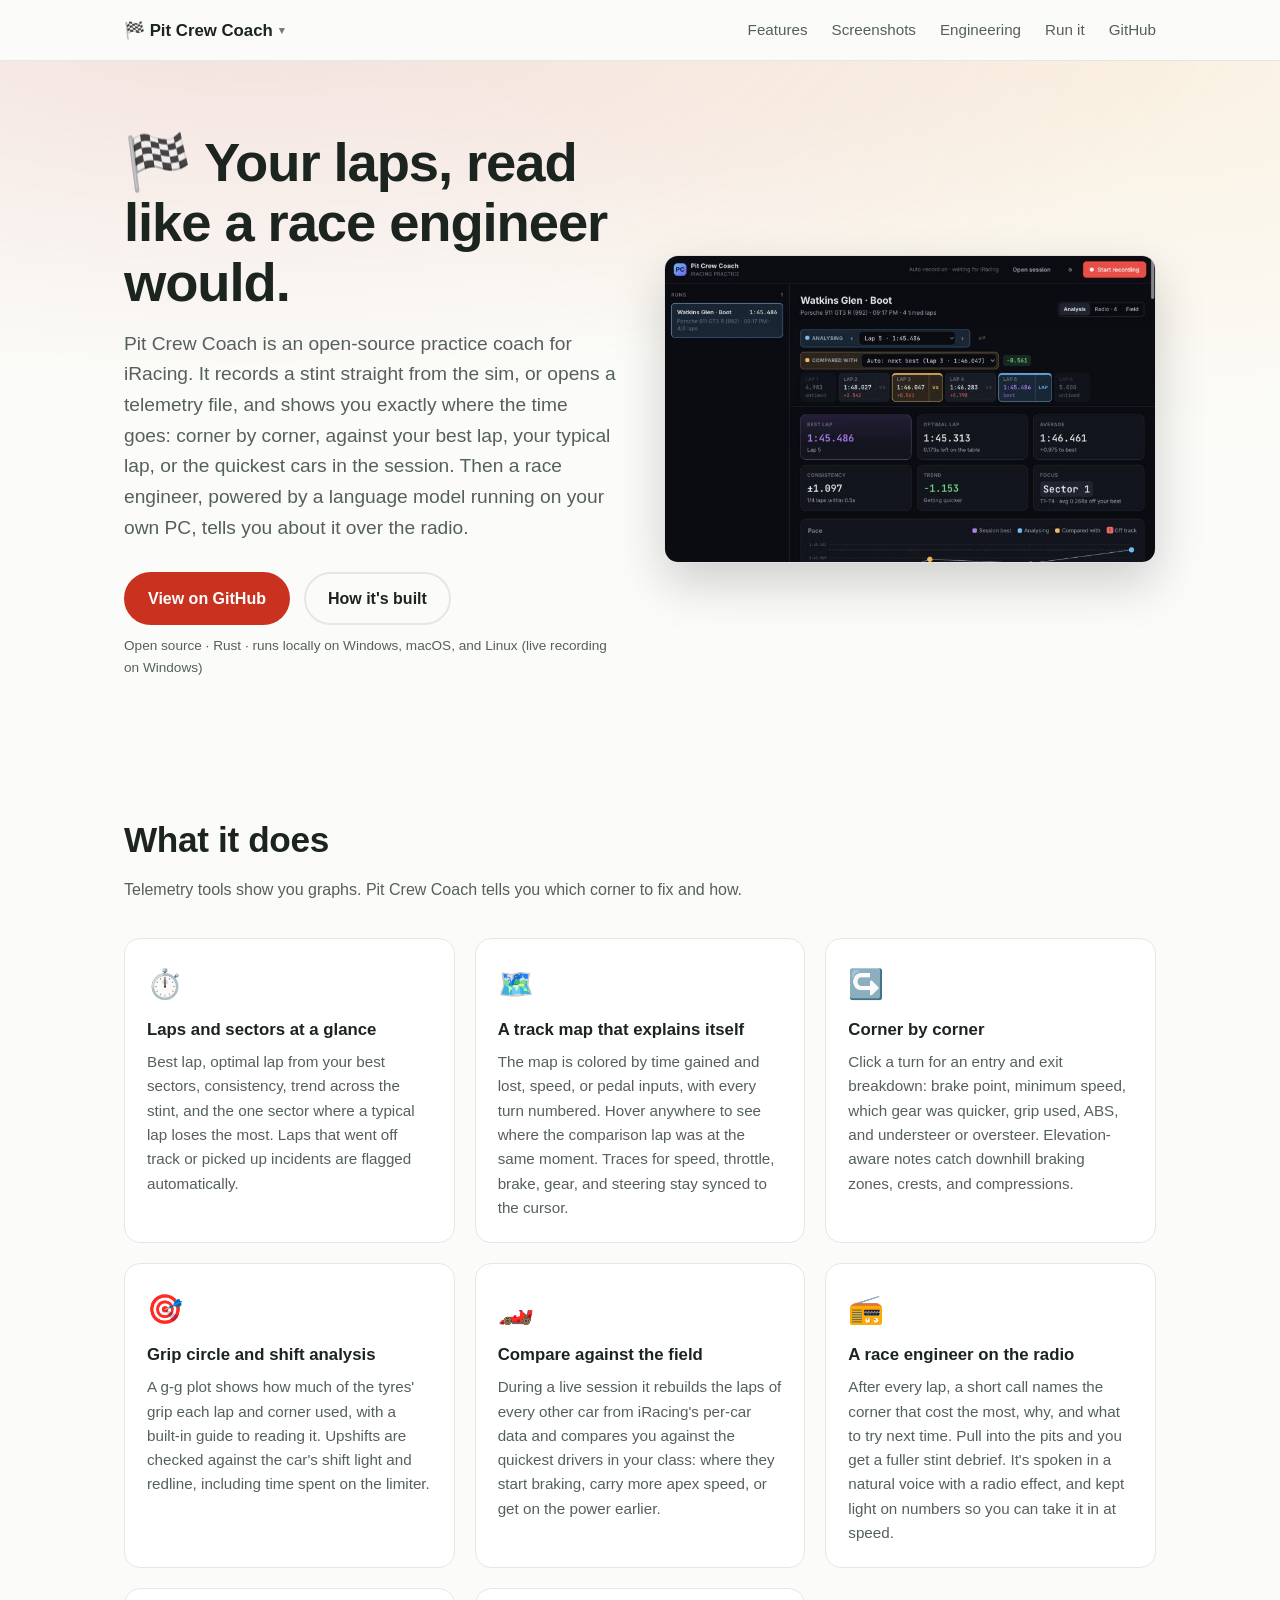
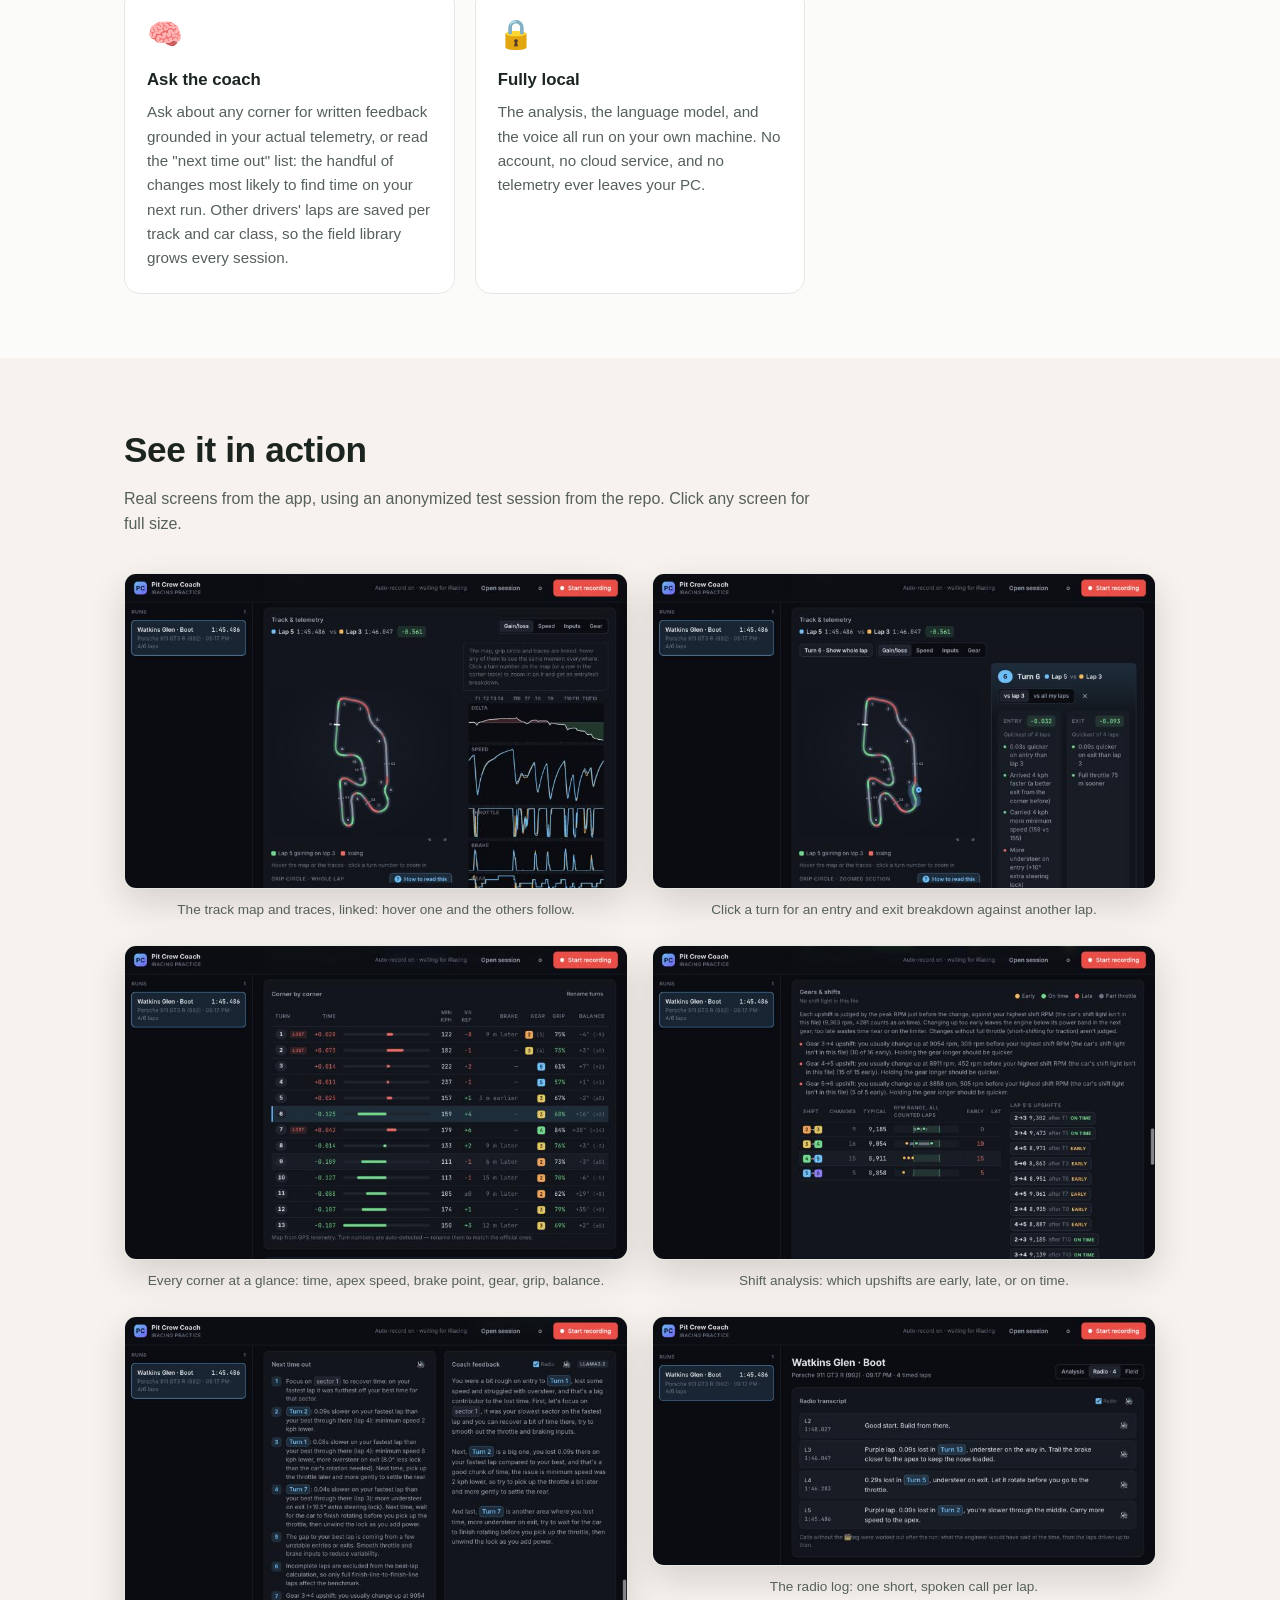
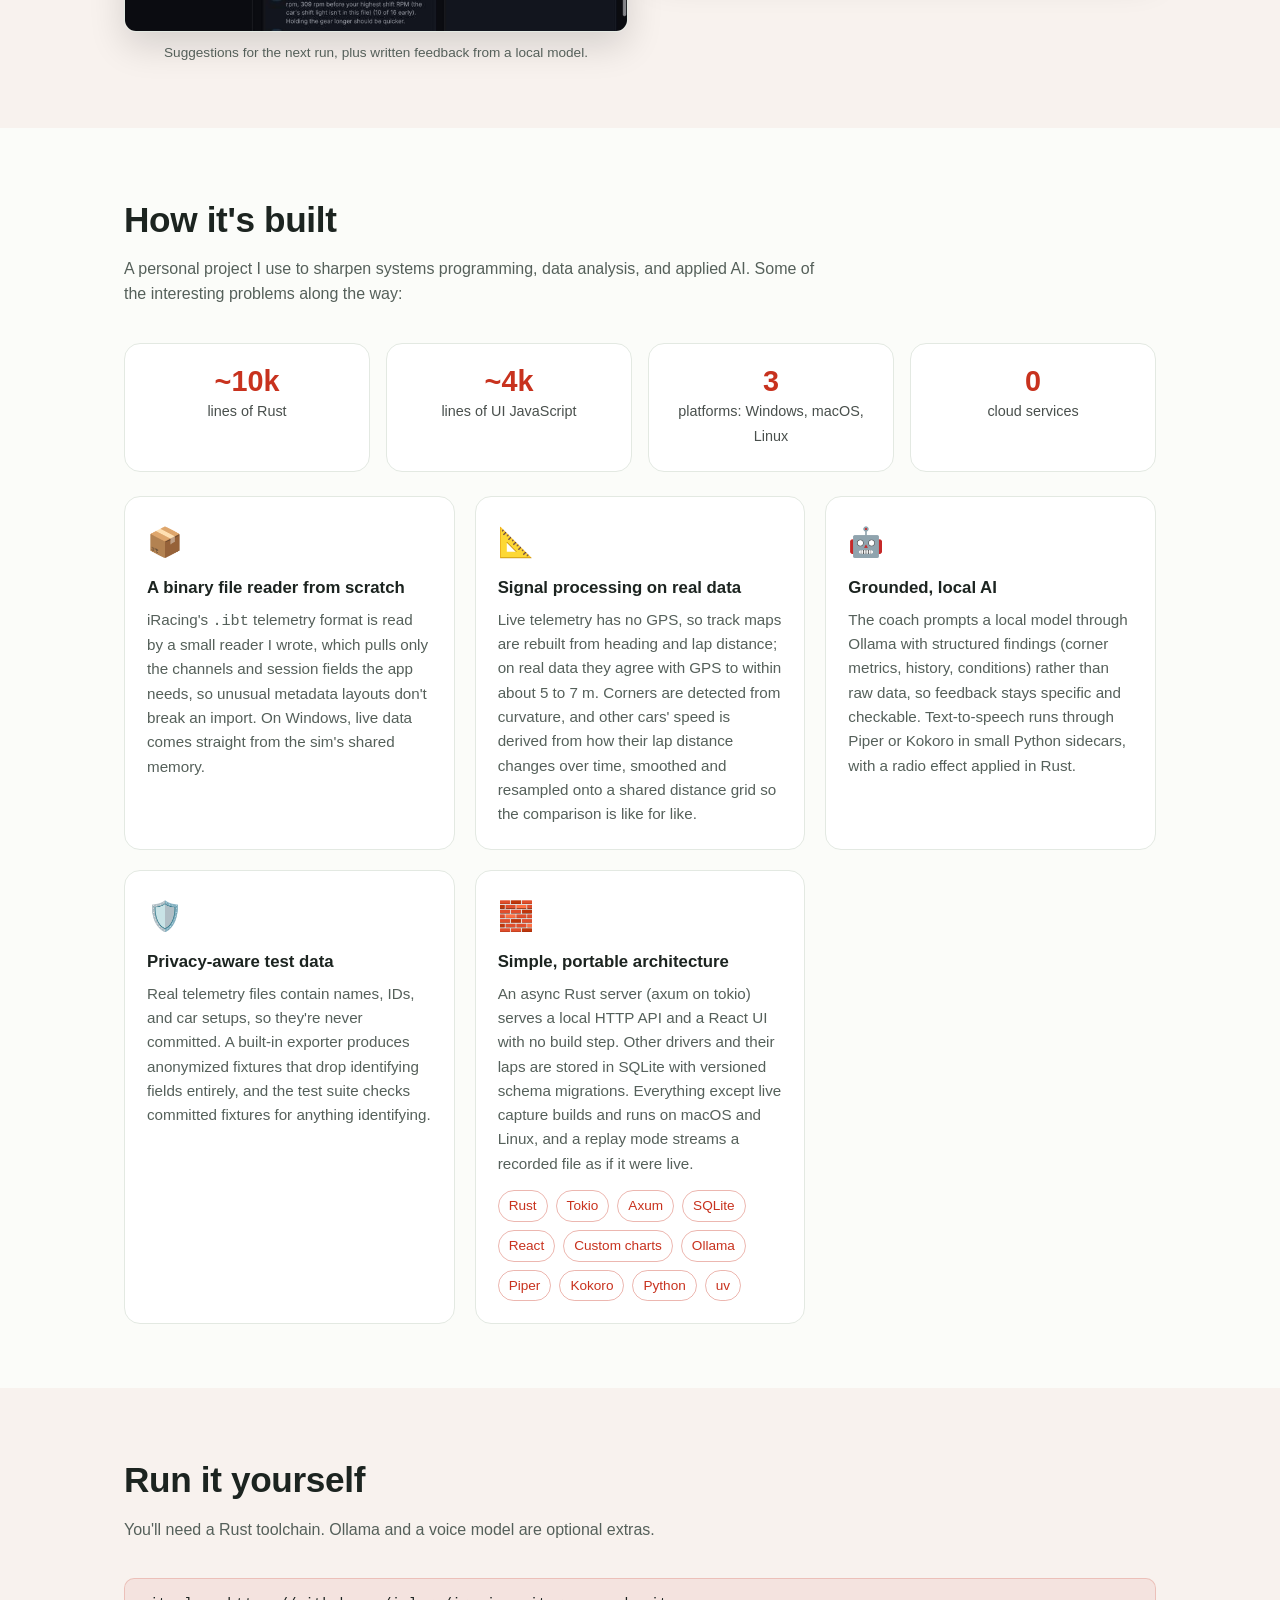
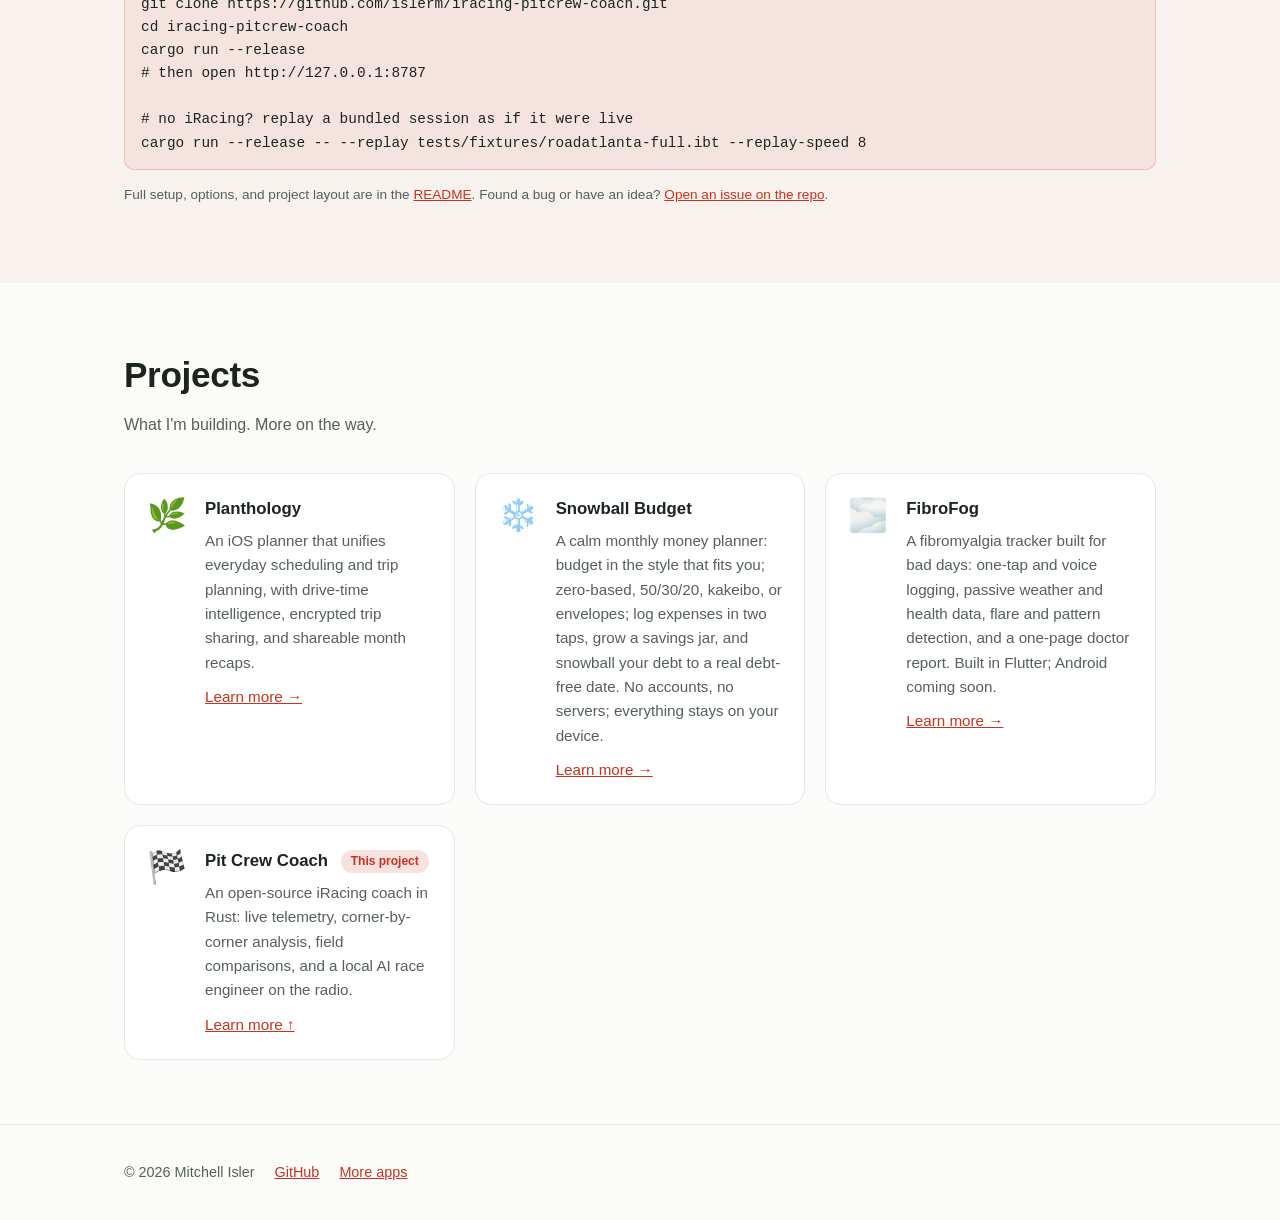
<file: pitcrew/index.html>
<!DOCTYPE html>
<html lang="en">
<head>
  <meta charset="utf-8">
  <meta name="viewport" content="width=device-width, initial-scale=1">
  <title>Pit Crew Coach: an open-source telemetry coach for iRacing</title>
  <meta name="description" content="Pit Crew Coach is an open-source practice coach for iRacing, written in Rust. It reads live telemetry or .ibt files and turns them into corner-by-corner comparisons, a grip circle, shift analysis, field comparisons, and spoken pit-radio feedback from a local language model.">
  <meta property="og:title" content="Pit Crew Coach">
  <meta property="og:description" content="An open-source iRacing coach in Rust: live telemetry, corner-by-corner analysis, and a local AI race engineer on the radio.">
  <link rel="icon" href="data:image/svg+xml,<svg xmlns=%22http://www.w3.org/2000/svg%22 viewBox=%220 0 100 100%22><text y=%22.9em%22 font-size=%2290%22>🏁</text></svg>">
  <link rel="stylesheet" href="../assets/css/style.css">
  <style>
    /* Pit Crew Coach accent: racing red over the shared stylesheet */
    :root {
      --green: #c8321e;
      --green-dark: #9a2414;
      --gold: #f2a33a;
    }
    @media (prefers-color-scheme: dark) {
      :root {
        --green: #ff7a5c;
        --green-dark: #f05a3a;
      }
    }
    .stack { display: flex; flex-wrap: wrap; gap: 8px; margin-top: 14px; }
    .stack span {
      font-size: .85rem; padding: 4px 10px; border-radius: 999px;
      border: 1px solid color-mix(in srgb, var(--green) 35%, transparent);
      color: var(--green);
    }
    .stats { display: grid; grid-template-columns: repeat(auto-fit, minmax(140px, 1fr)); gap: 16px; margin-top: 8px; }
    .stats .card { text-align: center; }
    .stats strong { display: block; font-size: 1.8rem; color: var(--green); line-height: 1.1; }
    .stats span { font-size: .9rem; opacity: .8; }
    .hero .wide {
      width: 100%; max-width: 560px; border-radius: 14px;
      box-shadow: 0 20px 50px rgba(0,0,0,.18); border: 1px solid rgba(127,127,127,.2);
    }
    @media (min-width: 801px) { .hero .wrap { grid-template-columns: 1fr 1fr; } }
    .wide-shots figure { flex: 1 1 420px; max-width: 540px; }
    .wide-shots img { border-radius: 12px; display: block; }
    .wide-shots a { display: block; }
    pre.cmd {
      background: color-mix(in srgb, var(--green) 7%, transparent);
      border: 1px solid color-mix(in srgb, var(--green) 20%, transparent);
      border-radius: 10px; padding: 14px 16px; overflow-x: auto; font-size: .9rem;
    }
  </style>
</head>
<body>

<nav>
  <div class="wrap">
    <div class="brand-dropdown">
      <button class="brand" onclick="this.parentElement.classList.toggle('open')">🏁 Pit Crew Coach</button>
      <div class="dropdown-menu">
        <a href="../index.html">🌿 Planthology</a>
        <a href="../snowball/index.html">❄️ Snowball Budget</a>
        <a href="../fibrofog/index.html">🌫️ FibroFog</a>
        <a href="#top">🏁 Pit Crew Coach</a>
      </div>
    </div>
    <a class="link" href="#features">Features</a>
    <a class="link" href="#screenshots">Screenshots</a>
    <a class="link keep" href="#engineering">Engineering</a>
    <a class="link" href="#run">Run it</a>
    <a class="link keep" href="https://github.com/islerm/iracing-pitcrew-coach">GitHub</a>
  </div>
</nav>

<header class="hero" id="top">
  <div class="wrap">
    <div>
      <h1><span class="leaf">🏁</span> Your laps, read like a race engineer would.</h1>
      <p class="tag">
        Pit Crew Coach is an open-source practice coach for iRacing. It records
        a stint straight from the sim, or opens a telemetry file, and shows you
        exactly where the time goes: corner by corner, against your best lap,
        your typical lap, or the quickest cars in the session. Then a race
        engineer, powered by a language model running on your own PC, tells you
        about it over the radio.
      </p>
      <div class="badge-row">
        <a class="btn primary" href="https://github.com/islerm/iracing-pitcrew-coach">View on GitHub</a>
        <a class="btn ghost" href="#engineering">How it's built</a>
      </div>
      <p class="note">Open source · Rust · runs locally on Windows, macOS, and Linux (live recording on Windows)</p>
    </div>
    <a href="../assets/img/pitcrew-overview.png"><img class="wide" src="../assets/img/pitcrew-overview.png" alt="Pit Crew Coach run overview for Watkins Glen: best lap, optimal lap, consistency, trend, focus sector, and a pace chart"></a>
  </div>
</header>

<section id="features">
  <div class="wrap">
    <h2>What it does</h2>
    <p class="lede">Telemetry tools show you graphs. Pit Crew Coach tells you which corner to fix and how.</p>
    <div class="grid">
      <div class="card">
        <div class="icon">⏱️</div>
        <h3>Laps and sectors at a glance</h3>
        <p>Best lap, optimal lap from your best sectors, consistency, trend across the stint, and the one sector where a typical lap loses the most. Laps that went off track or picked up incidents are flagged automatically.</p>
      </div>
      <div class="card">
        <div class="icon">🗺️</div>
        <h3>A track map that explains itself</h3>
        <p>The map is colored by time gained and lost, speed, or pedal inputs, with every turn numbered. Hover anywhere to see where the comparison lap was at the same moment. Traces for speed, throttle, brake, gear, and steering stay synced to the cursor.</p>
      </div>
      <div class="card">
        <div class="icon">↪️</div>
        <h3>Corner by corner</h3>
        <p>Click a turn for an entry and exit breakdown: brake point, minimum speed, which gear was quicker, grip used, ABS, and understeer or oversteer. Elevation-aware notes catch downhill braking zones, crests, and compressions.</p>
      </div>
      <div class="card">
        <div class="icon">🎯</div>
        <h3>Grip circle and shift analysis</h3>
        <p>A g-g plot shows how much of the tyres' grip each lap and corner used, with a built-in guide to reading it. Upshifts are checked against the car's shift light and redline, including time spent on the limiter.</p>
      </div>
      <div class="card">
        <div class="icon">🏎️</div>
        <h3>Compare against the field</h3>
        <p>During a live session it rebuilds the laps of every other car from iRacing's per-car data and compares you against the quickest drivers in your class: where they start braking, carry more apex speed, or get on the power earlier.</p>
      </div>
      <div class="card">
        <div class="icon">📻</div>
        <h3>A race engineer on the radio</h3>
        <p>After every lap, a short call names the corner that cost the most, why, and what to try next time. Pull into the pits and you get a fuller stint debrief. It's spoken in a natural voice with a radio effect, and kept light on numbers so you can take it in at speed.</p>
      </div>
      <div class="card">
        <div class="icon">🧠</div>
        <h3>Ask the coach</h3>
        <p>Ask about any corner for written feedback grounded in your actual telemetry, or read the "next time out" list: the handful of changes most likely to find time on your next run. Other drivers' laps are saved per track and car class, so the field library grows every session.</p>
      </div>
      <div class="card">
        <div class="icon">🔒</div>
        <h3>Fully local</h3>
        <p>The analysis, the language model, and the voice all run on your own machine. No account, no cloud service, and no telemetry ever leaves your PC.</p>
      </div>
    </div>
  </div>
</section>

<section class="alt" id="screenshots">
  <div class="wrap">
    <h2>See it in action</h2>
    <p class="lede">Real screens from the app, using an anonymized test session from the repo. Click any screen for full size.</p>
    <div class="shots wide-shots">
      <figure>
        <a href="../assets/img/pitcrew-track.png"><img src="../assets/img/pitcrew-track.png" alt="Track map colored by time gained and lost, next to synced delta, speed, throttle, brake, and gear traces" loading="lazy"></a>
        <figcaption>The track map and traces, linked: hover one and the others follow.</figcaption>
      </figure>
      <figure>
        <a href="../assets/img/pitcrew-corner.png"><img src="../assets/img/pitcrew-corner.png" alt="Turn 6 breakdown comparing entry and exit against another lap" loading="lazy"></a>
        <figcaption>Click a turn for an entry and exit breakdown against another lap.</figcaption>
      </figure>
      <figure>
        <a href="../assets/img/pitcrew-corners.png"><img src="../assets/img/pitcrew-corners.png" alt="Corner by corner table with time delta, minimum speed, brake point, gear, grip use, and balance for each turn" loading="lazy"></a>
        <figcaption>Every corner at a glance: time, apex speed, brake point, gear, grip, balance.</figcaption>
      </figure>
      <figure>
        <a href="../assets/img/pitcrew-shifts.png"><img src="../assets/img/pitcrew-shifts.png" alt="Gears and shifts analysis showing early upshifts per gear and each upshift on the lap" loading="lazy"></a>
        <figcaption>Shift analysis: which upshifts are early, late, or on time.</figcaption>
      </figure>
      <figure>
        <a href="../assets/img/pitcrew-coach.png"><img src="../assets/img/pitcrew-coach.png" alt="Next time out suggestions and written coach feedback from a local Llama model" loading="lazy"></a>
        <figcaption>Suggestions for the next run, plus written feedback from a local model.</figcaption>
      </figure>
      <figure>
        <a href="../assets/img/pitcrew-radio.png"><img src="../assets/img/pitcrew-radio.png" alt="Radio transcript with a short engineer call after each lap" loading="lazy"></a>
        <figcaption>The radio log: one short, spoken call per lap.</figcaption>
      </figure>
    </div>
  </div>
</section>

<section id="engineering">
  <div class="wrap">
    <h2>How it's built</h2>
    <p class="lede">A personal project I use to sharpen systems programming, data analysis, and applied AI. Some of the interesting problems along the way:</p>
    <div class="stats">
      <div class="card"><strong>~10k</strong><span>lines of Rust</span></div>
      <div class="card"><strong>~4k</strong><span>lines of UI JavaScript</span></div>
      <div class="card"><strong>3</strong><span>platforms: Windows, macOS, Linux</span></div>
      <div class="card"><strong>0</strong><span>cloud services</span></div>
    </div>
    <div class="grid" style="margin-top:24px">
      <div class="card">
        <div class="icon">📦</div>
        <h3>A binary file reader from scratch</h3>
        <p>iRacing's <code>.ibt</code> telemetry format is read by a small reader I wrote, which pulls only the channels and session fields the app needs, so unusual metadata layouts don't break an import. On Windows, live data comes straight from the sim's shared memory.</p>
      </div>
      <div class="card">
        <div class="icon">📐</div>
        <h3>Signal processing on real data</h3>
        <p>Live telemetry has no GPS, so track maps are rebuilt from heading and lap distance; on real data they agree with GPS to within about 5 to 7 m. Corners are detected from curvature, and other cars' speed is derived from how their lap distance changes over time, smoothed and resampled onto a shared distance grid so the comparison is like for like.</p>
      </div>
      <div class="card">
        <div class="icon">🤖</div>
        <h3>Grounded, local AI</h3>
        <p>The coach prompts a local model through Ollama with structured findings (corner metrics, history, conditions) rather than raw data, so feedback stays specific and checkable. Text-to-speech runs through Piper or Kokoro in small Python sidecars, with a radio effect applied in Rust.</p>
      </div>
      <div class="card">
        <div class="icon">🛡️</div>
        <h3>Privacy-aware test data</h3>
        <p>Real telemetry files contain names, IDs, and car setups, so they're never committed. A built-in exporter produces anonymized fixtures that drop identifying fields entirely, and the test suite checks committed fixtures for anything identifying.</p>
      </div>
      <div class="card">
        <div class="icon">🧱</div>
        <h3>Simple, portable architecture</h3>
        <p>An async Rust server (axum on tokio) serves a local HTTP API and a React UI with no build step. Other drivers and their laps are stored in SQLite with versioned schema migrations. Everything except live capture builds and runs on macOS and Linux, and a replay mode streams a recorded file as if it were live.</p>
        <div class="stack">
          <span>Rust</span><span>Tokio</span><span>Axum</span><span>SQLite</span><span>React</span><span>Custom charts</span><span>Ollama</span><span>Piper</span><span>Kokoro</span><span>Python</span><span>uv</span>
        </div>
      </div>
    </div>
  </div>
</section>

<section class="alt" id="run">
  <div class="wrap">
    <h2>Run it yourself</h2>
    <p class="lede">You'll need a Rust toolchain. Ollama and a voice model are optional extras.</p>
    <pre class="cmd"><code>git clone https://github.com/islerm/iracing-pitcrew-coach.git
cd iracing-pitcrew-coach
cargo run --release
# then open http://127.0.0.1:8787

# no iRacing? replay a bundled session as if it were live
cargo run --release -- --replay tests/fixtures/roadatlanta-full.ibt --replay-speed 8</code></pre>
    <p class="note">Full setup, options, and project layout are in the <a href="https://github.com/islerm/iracing-pitcrew-coach#readme">README</a>. Found a bug or have an idea? <a href="https://github.com/islerm/iracing-pitcrew-coach/issues">Open an issue on the repo</a>.</p>
  </div>
</section>

<section id="projects">
  <div class="wrap">
    <h2>Projects</h2>
    <p class="lede">What I'm building. More on the way.</p>
    <div class="grid">
      <div class="card project-card">
        <div class="project">
          <div class="emoji">🌿</div>
          <div>
            <h3 style="margin-top:0">Planthology</h3>
            <p>An iOS planner that unifies everyday scheduling and trip planning, with drive-time intelligence, encrypted trip sharing, and shareable month recaps.</p>
            <p style="margin-top:10px"><a href="../index.html">Learn more →</a></p>
          </div>
        </div>
      </div>
      <div class="card project-card">
        <div class="project">
          <div class="emoji">❄️</div>
          <div>
            <h3 style="margin-top:0">Snowball Budget</h3>
            <p>A calm monthly money planner: budget in the style that fits you; zero-based, 50/30/20, kakeibo, or envelopes; log expenses in two taps, grow a savings jar, and snowball your debt to a real debt-free date. No accounts, no servers; everything stays on your device.</p>
            <p style="margin-top:10px"><a href="../snowball/index.html">Learn more →</a></p>
          </div>
        </div>
      </div>
      <div class="card project-card">
        <div class="project">
          <div class="emoji">🌫️</div>
          <div>
            <h3 style="margin-top:0">FibroFog</h3>
            <p>A fibromyalgia tracker built for bad days: one-tap and voice logging, passive weather and health data, flare and pattern detection, and a one-page doctor report. Built in Flutter; Android coming soon.</p>
            <p style="margin-top:10px"><a href="../fibrofog/index.html">Learn more →</a></p>
          </div>
        </div>
      </div>
      <div class="card project-card">
        <div class="project">
          <div class="emoji">🏁</div>
          <div>
            <h3 style="margin-top:0">Pit Crew Coach <span class="pill">This project</span></h3>
            <p>An open-source iRacing coach in Rust: live telemetry, corner-by-corner analysis, field comparisons, and a local AI race engineer on the radio.</p>
            <p style="margin-top:10px"><a href="#top">Learn more ↑</a></p>
          </div>
        </div>
      </div>
    </div>
  </div>
</section>

<footer>
  <div class="wrap">
    <span>© 2026 Mitchell Isler</span>
    <a href="https://github.com/islerm/iracing-pitcrew-coach">GitHub</a>
    <a href="../index.html">More apps</a>
    <span class="spacer"></span>
  </div>
</footer>

</body>
</html>
</file>
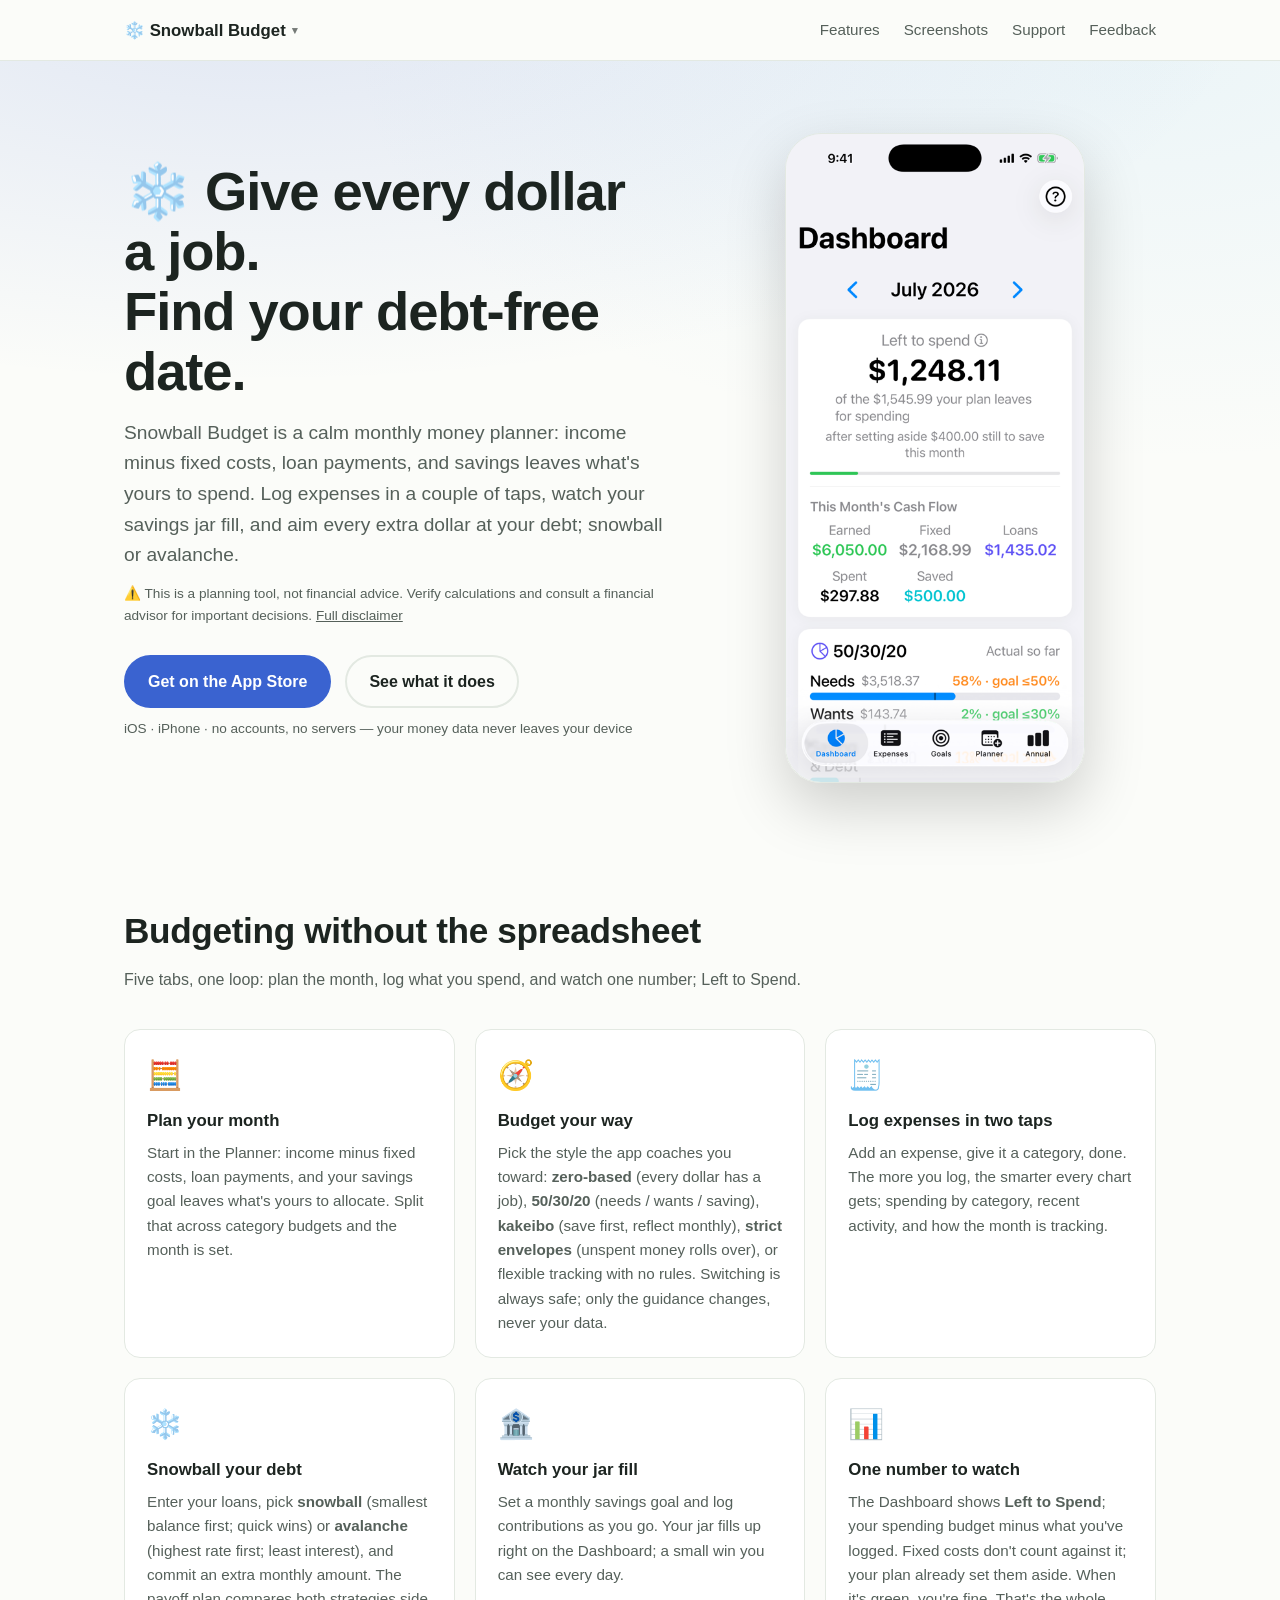
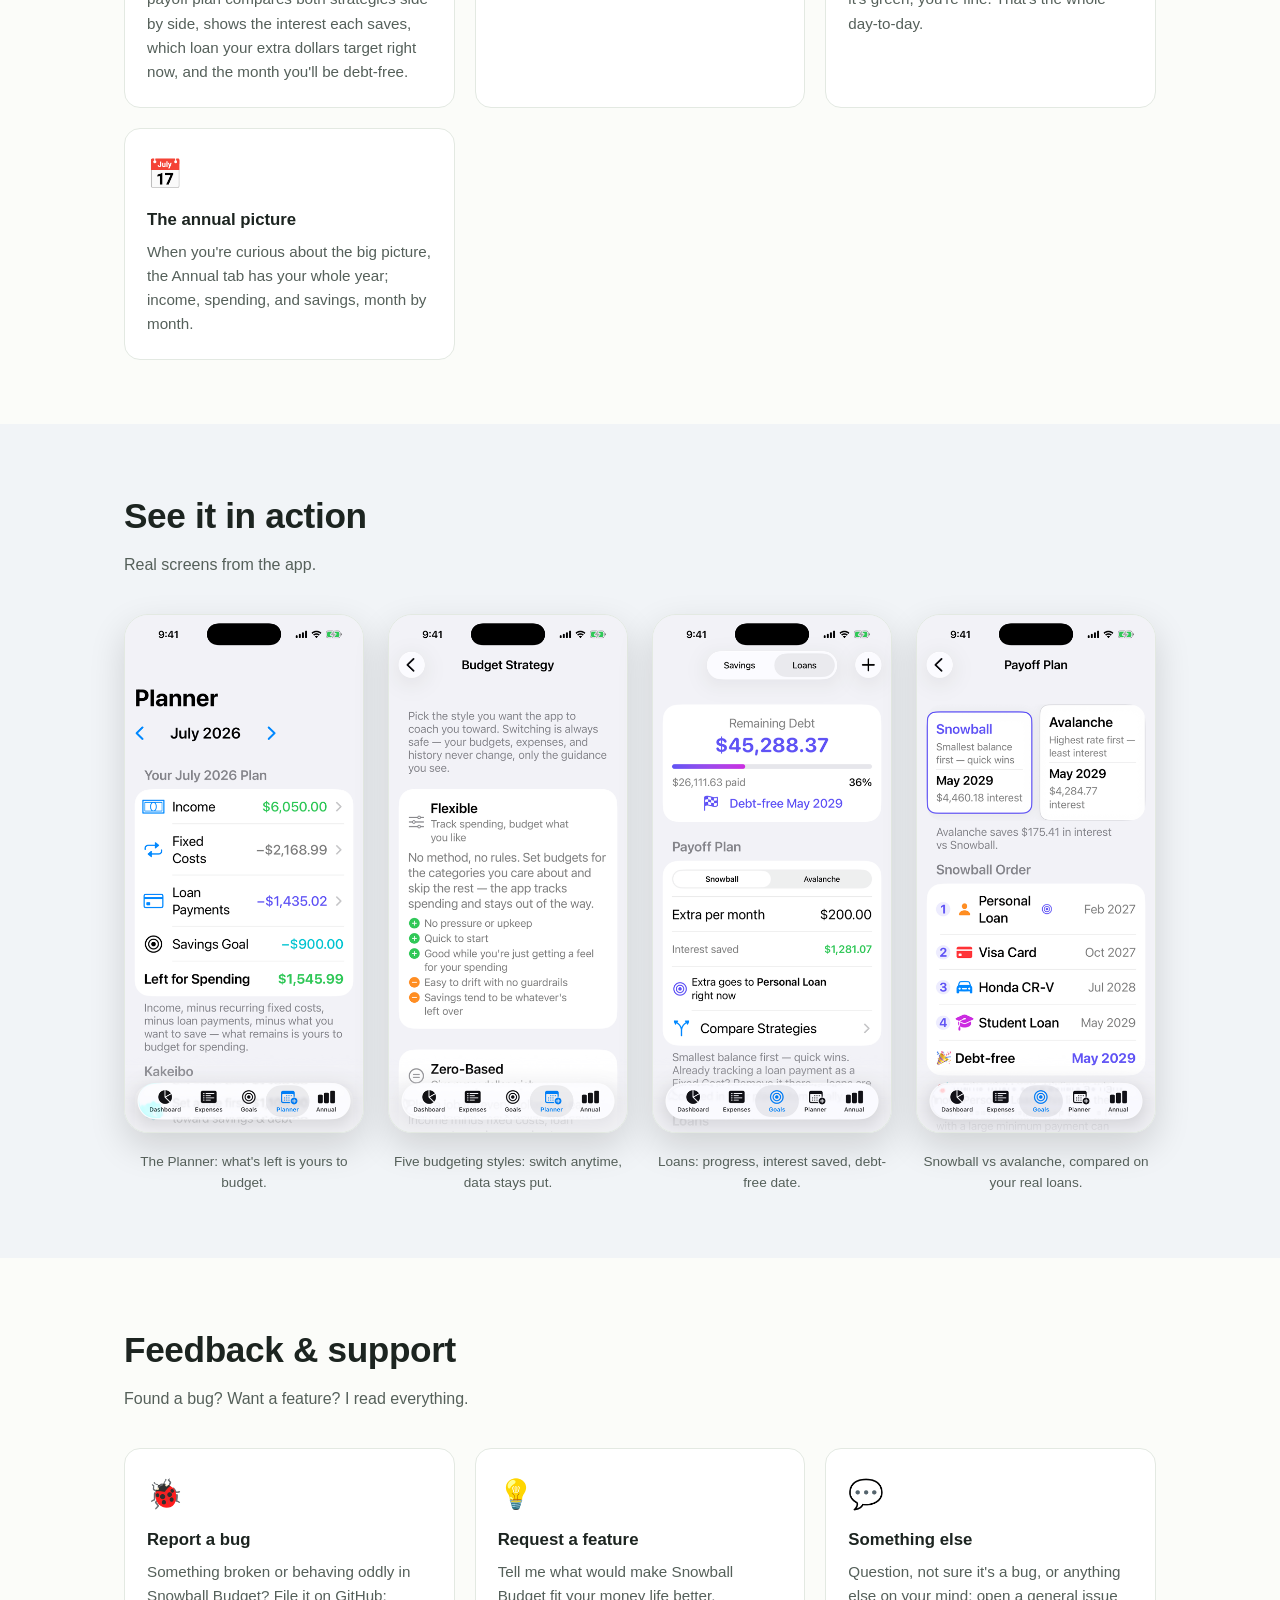
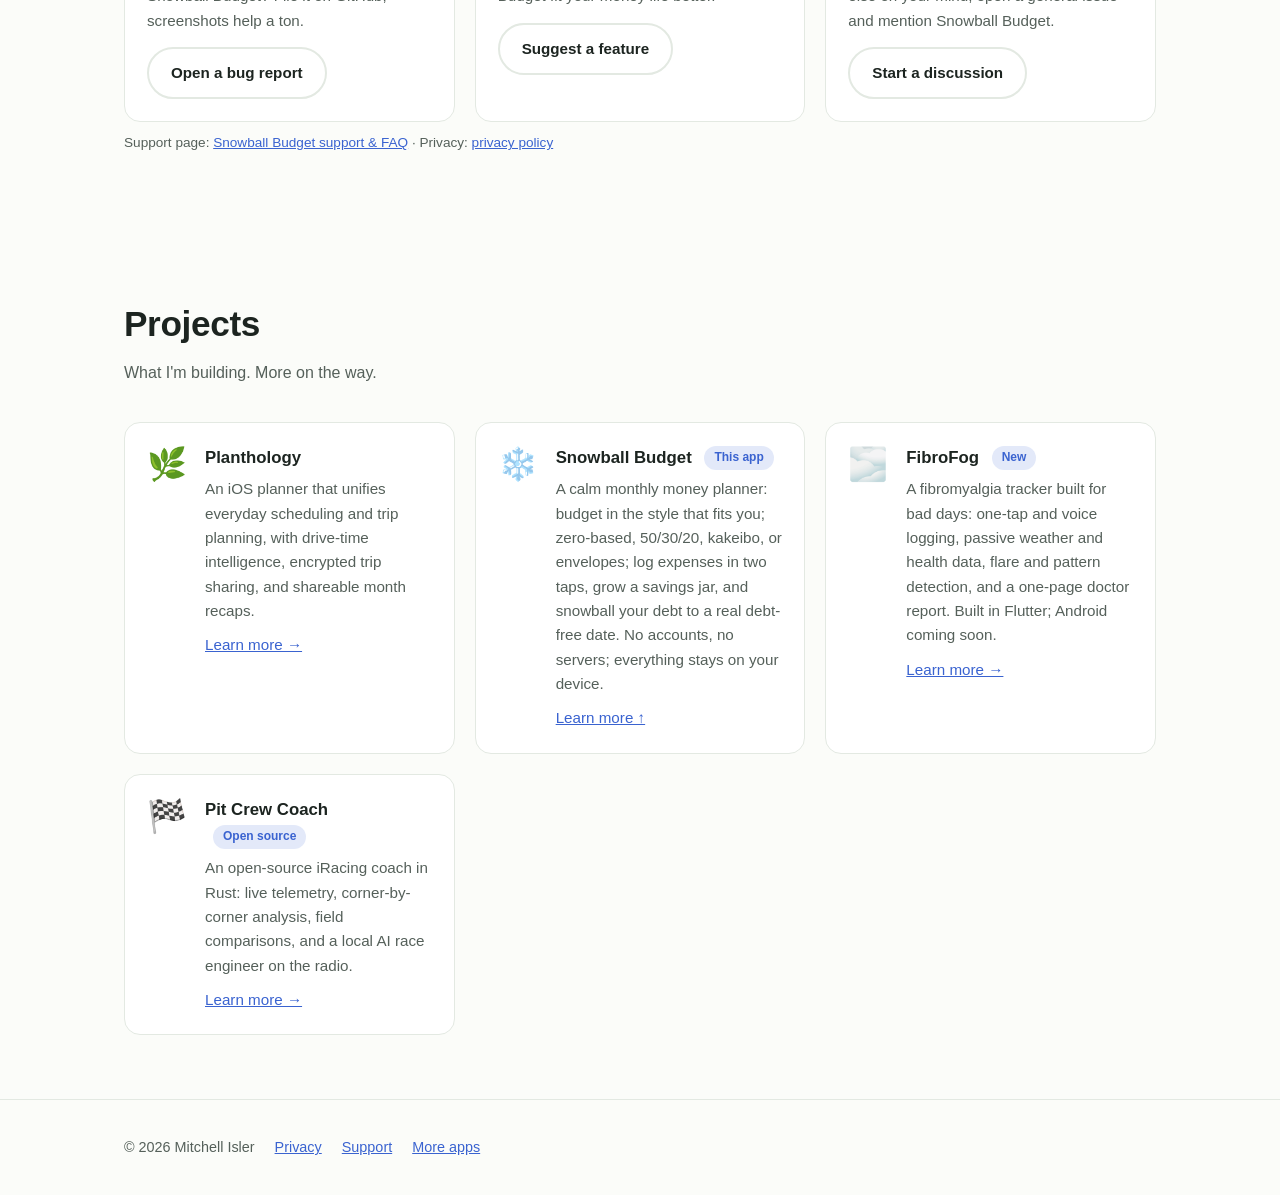
<file: snowball/index.html>
<!DOCTYPE html>
<html lang="en">
<head>
  <meta charset="utf-8">
  <meta name="viewport" content="width=device-width, initial-scale=1">
  <title>Snowball Budget — give every dollar a job, find your debt-free date</title>
  <meta name="description" content="Snowball Budget is an iOS budgeting app: plan your month with the budgeting style that fits you — zero-based, 50/30/20, kakeibo, or envelopes — log expenses, grow a savings jar, and snowball your debt to a real debt-free date. Everything stays on your device.">
  <meta property="og:title" content="Snowball Budget">
  <meta property="og:description" content="Give every dollar a job, grow your savings, and find your debt-free date. All on your device — no accounts, no servers, no tracking.">
  <meta property="og:image" content="https://islerm.github.io/planthology-site/assets/img/snowball-dashboard.png">
  <link rel="icon" href="data:image/svg+xml,<svg xmlns=%22http://www.w3.org/2000/svg%22 viewBox=%220 0 100 100%22><text y=%22.9em%22 font-size=%2290%22>❄️</text></svg>">
  <link rel="stylesheet" href="../assets/css/style.css">
  <style>
    /* Snowball Budget accent: cool blues over the shared stylesheet */
    :root {
      --green: #3a63d0;
      --green-dark: #2a4aa4;
      --gold: #7fc3ee;
    }
    @media (prefers-color-scheme: dark) {
      :root {
        --green: #7d9bee;
        --green-dark: #5f80e0;
      }
    }
  </style>
</head>
<body>

<nav>
  <div class="wrap">
    <div class="brand-dropdown">
      <button class="brand" onclick="this.parentElement.classList.toggle('open')">❄️ Snowball Budget</button>
      <div class="dropdown-menu">
        <a href="../index.html">🌿 Planthology</a>
        <a href="#projects">❄️ Snowball Budget</a>
        <a href="../fibrofog/index.html">🌫️ FibroFog</a>
        <a href="../pitcrew/index.html">🏁 Pit Crew Coach</a>
      </div>
    </div>
    <a class="link" href="#features">Features</a>
    <a class="link" href="#screenshots">Screenshots</a>
    <a class="link keep" href="support.html">Support</a>
    <a class="link keep" href="#feedback">Feedback</a>
  </div>
</nav>

<header class="hero" id="top">
  <div class="wrap">
    <div>
      <h1><span class="leaf">❄️</span> Give every dollar a job.<br>Find your debt-free date.</h1>
      <p class="tag">
        Snowball Budget is a calm monthly money planner: income minus fixed
        costs, loan payments, and savings leaves what's yours to spend. Log
        expenses in a couple of taps, watch your savings jar fill, and aim
        every extra dollar at your debt; snowball or avalanche.
      </p>
      <p class="disclaimer">
        ⚠️ This is a planning tool, not financial advice. Verify calculations
        and consult a financial advisor for important decisions.
        <a href="support.html">Full disclaimer</a>
      </p>
      <div class="badge-row">
        <a class="btn primary" href="https://apps.apple.com/us/app/snowball-budget/id6788221389">Get on the App&nbsp;Store</a>
        <a class="btn ghost" href="#features">See what it does</a>
      </div>
      <p class="note">iOS · iPhone · no accounts, no servers — your money data never leaves your device</p>
    </div>
    <img class="phone" src="../assets/img/snowball-dashboard.png" alt="Snowball Budget's Dashboard showing Left to Spend and a 50/30/20 strategy breakdown">
  </div>
</header>

<section id="features">
  <div class="wrap">
    <h2>Budgeting without the spreadsheet</h2>
    <p class="lede">Five tabs, one loop: plan the month, log what you spend, and watch one number; Left to Spend.</p>
    <div class="grid">
      <div class="card">
        <div class="icon">🧮</div>
        <h3>Plan your month</h3>
        <p>Start in the Planner: income minus fixed costs, loan payments, and your savings goal leaves what's yours to allocate. Split that across category budgets and the month is set.</p>
      </div>
      <div class="card">
        <div class="icon">🧭</div>
        <h3>Budget your way</h3>
        <p>Pick the style the app coaches you toward: <strong>zero-based</strong> (every dollar has a job), <strong>50/30/20</strong> (needs / wants / saving), <strong>kakeibo</strong> (save first, reflect monthly), <strong>strict envelopes</strong> (unspent money rolls over), or flexible tracking with no rules. Switching is always safe; only the guidance changes, never your data.</p>
      </div>
      <div class="card">
        <div class="icon">🧾</div>
        <h3>Log expenses in two taps</h3>
        <p>Add an expense, give it a category, done. The more you log, the smarter every chart gets; spending by category, recent activity, and how the month is tracking.</p>
      </div>
      <div class="card">
        <div class="icon">❄️</div>
        <h3>Snowball your debt</h3>
        <p>Enter your loans, pick <strong>snowball</strong> (smallest balance first; quick wins) or <strong>avalanche</strong> (highest rate first; least interest), and commit an extra monthly amount. The payoff plan compares both strategies side by side, shows the interest each saves, which loan your extra dollars target right now, and the month you'll be debt-free.</p>
      </div>
      <div class="card">
        <div class="icon">🏦</div>
        <h3>Watch your jar fill</h3>
        <p>Set a monthly savings goal and log contributions as you go. Your jar fills up right on the Dashboard; a small win you can see every day.</p>
      </div>
      <div class="card">
        <div class="icon">📊</div>
        <h3>One number to watch</h3>
        <p>The Dashboard shows <strong>Left to Spend</strong>; your spending budget minus what you've logged. Fixed costs don't count against it; your plan already set them aside. When it's green, you're fine. That's the whole day-to-day.</p>
      </div>
      <div class="card">
        <div class="icon">📅</div>
        <h3>The annual picture</h3>
        <p>When you're curious about the big picture, the Annual tab has your whole year; income, spending, and savings, month by month.</p>
      </div>
    </div>
  </div>
</section>

<section class="alt" id="screenshots">
  <div class="wrap">
    <h2>See it in action</h2>
    <p class="lede">Real screens from the app.</p>
    <div class="shots">
      <figure>
        <img src="../assets/img/snowball-planner.png" alt="Planner showing income minus fixed costs, loan payments, and savings goal leaving what's left for spending">
        <figcaption>The Planner: what's left is yours to budget.</figcaption>
      </figure>
      <figure>
        <img src="../assets/img/snowball-strategies.png" alt="Budget Strategy picker listing budgeting styles with pros and cons">
        <figcaption>Five budgeting styles: switch anytime, data stays put.</figcaption>
      </figure>
      <figure>
        <img src="../assets/img/snowball-loans.png" alt="Loans screen with remaining debt, payoff progress, and a debt-free date">
        <figcaption>Loans: progress, interest saved, debt-free date.</figcaption>
      </figure>
      <figure>
        <img src="../assets/img/snowball-payoff.png" alt="Payoff Plan comparing snowball and avalanche strategies with the payoff order">
        <figcaption>Snowball vs avalanche, compared on your real loans.</figcaption>
      </figure>
    </div>
  </div>
</section>

<section id="feedback">
  <div class="wrap">
    <h2>Feedback &amp; support</h2>
    <p class="lede">Found a bug? Want a feature? I read everything.</p>
    <div class="feedback-cards">
      <div class="card">
        <div class="icon">🐞</div>
        <h3>Report a bug</h3>
        <p>Something broken or behaving oddly in Snowball Budget? File it on GitHub; screenshots help a ton.</p>
        <p style="margin-top:14px"><a class="btn ghost" href="https://github.com/islerm/planthology-site/issues/new?template=snowball_bug_report.md&labels=bug,snowball-budget&title=%5BSnowball%5D%5BBug%5D%20">Open a bug report</a></p>
      </div>
      <div class="card">
        <div class="icon">💡</div>
        <h3>Request a feature</h3>
        <p>Tell me what would make Snowball Budget fit your money life better.</p>
        <p style="margin-top:14px"><a class="btn ghost" href="https://github.com/islerm/planthology-site/issues/new?template=snowball_feature_request.md&labels=enhancement,snowball-budget&title=%5BSnowball%5D%5BIdea%5D%20">Suggest a feature</a></p>
      </div>
      <div class="card">
        <div class="icon">💬</div>
        <h3>Something else</h3>
        <p>Question, not sure it's a bug, or anything else on your mind; open a general issue and mention Snowball Budget.</p>
        <p style="margin-top:14px"><a class="btn ghost" href="https://github.com/islerm/planthology-site/issues/new?labels=snowball-budget&title=%5BSnowball%5D%20">Start a discussion</a></p>
      </div>
    </div>
    <p class="note">Support page: <a href="support.html">Snowball Budget support &amp; FAQ</a> · Privacy: <a href="privacy.html">privacy policy</a></p>
  </div>
</section>

<section id="projects">
  <div class="wrap">
    <h2>Projects</h2>
    <p class="lede">What I'm building. More on the way.</p>
    <div class="grid">
      <div class="card project-card">
        <div class="project">
          <div class="emoji">🌿</div>
          <div>
            <h3 style="margin-top:0">Planthology</h3>
            <p>An iOS planner that unifies everyday scheduling and trip planning, with drive-time intelligence, encrypted trip sharing, and shareable month recaps.</p>
            <p style="margin-top:10px"><a href="../index.html">Learn more →</a></p>
          </div>
        </div>
      </div>
      <div class="card project-card">
        <div class="project">
          <div class="emoji">❄️</div>
          <div>
            <h3 style="margin-top:0">Snowball Budget <span class="pill">This app</span></h3>
            <p>A calm monthly money planner: budget in the style that fits you; zero-based, 50/30/20, kakeibo, or envelopes; log expenses in two taps, grow a savings jar, and snowball your debt to a real debt-free date. No accounts, no servers; everything stays on your device.</p>
            <p style="margin-top:10px"><a href="#top">Learn more ↑</a></p>
          </div>
        </div>
      </div>
      <div class="card project-card">
        <div class="project">
          <div class="emoji">🌫️</div>
          <div>
            <h3 style="margin-top:0">FibroFog <span class="pill">New</span></h3>
            <p>A fibromyalgia tracker built for bad days: one-tap and voice logging, passive weather and health data, flare and pattern detection, and a one-page doctor report. Built in Flutter; Android coming soon.</p>
            <p style="margin-top:10px"><a href="../fibrofog/index.html">Learn more →</a></p>
          </div>
        </div>
      </div>
      <div class="card project-card">
        <div class="project">
          <div class="emoji">🏁</div>
          <div>
            <h3 style="margin-top:0">Pit Crew Coach <span class="pill">Open source</span></h3>
            <p>An open-source iRacing coach in Rust: live telemetry, corner-by-corner analysis, field comparisons, and a local AI race engineer on the radio.</p>
            <p style="margin-top:10px"><a href="../pitcrew/index.html">Learn more →</a></p>
          </div>
        </div>
      </div>
    </div>
  </div>
</section>

<footer>
  <div class="wrap">
    <span>© 2026 Mitchell Isler</span>
    <a href="privacy.html">Privacy</a>
    <a href="support.html">Support</a>
    <a href="../index.html">More apps</a>
    <span class="spacer"></span>
  </div>
</footer>

</body>
</html>
</file>
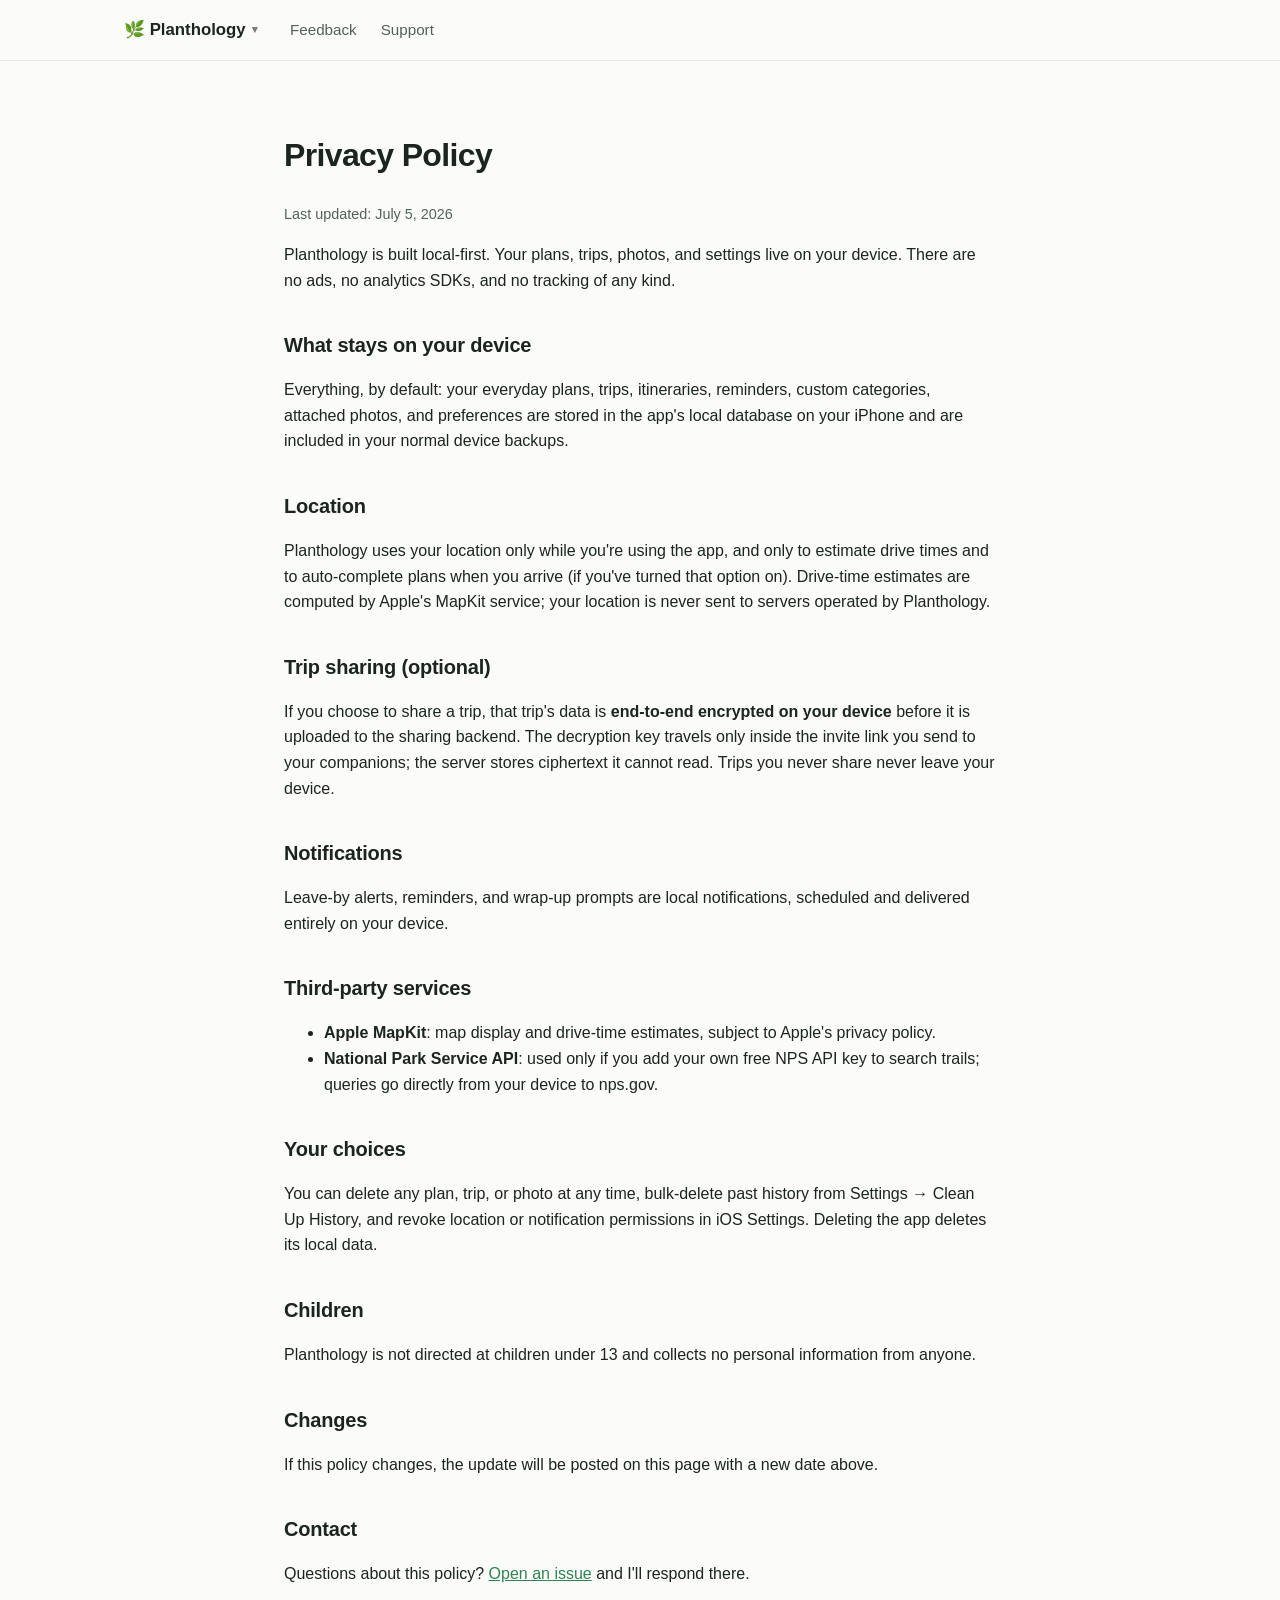
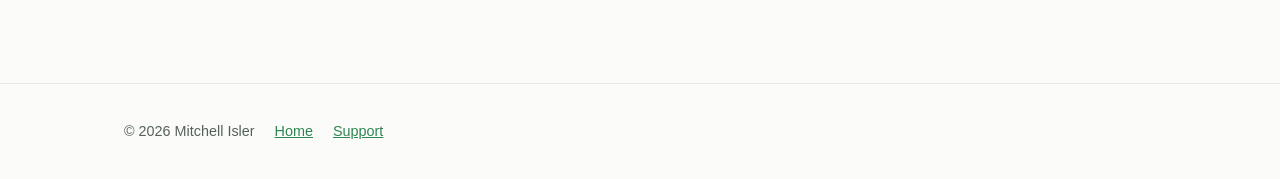
<file: privacy.html>
<!DOCTYPE html>
<html lang="en">
<head>
  <meta charset="utf-8">
  <meta name="viewport" content="width=device-width, initial-scale=1">
  <title>Privacy Policy — Planthology</title>
  <meta name="description" content="Planthology privacy policy: local-first data, no ads, no tracking, end-to-end encrypted trip sharing.">
  <link rel="icon" href="data:image/svg+xml,<svg xmlns=%22http://www.w3.org/2000/svg%22 viewBox=%220 0 100 100%22><text y=%22.9em%22 font-size=%2290%22>🌿</text></svg>">
  <link rel="stylesheet" href="assets/css/style.css">
</head>
<body>

<nav>
  <div class="wrap">
    <a class="brand" href="index.html">🌿 Planthology</a>
    <a class="link keep" href="index.html#feedback">Feedback</a>
    <a class="link keep" href="support.html">Support</a>
  </div>
</nav>

<main class="doc">
  <h1>Privacy Policy</h1>
  <p class="updated">Last updated: July 5, 2026</p>

  <p>
    Planthology is built local-first. Your plans, trips, photos, and settings
    live on your device. There are no ads, no analytics SDKs, and no tracking
    of any kind.
  </p>

  <h2>What stays on your device</h2>
  <p>
    Everything, by default: your everyday plans, trips, itineraries, reminders,
    custom categories, attached photos, and preferences are stored in the app's
    local database on your iPhone and are included in your normal device backups.
  </p>

  <h2>Location</h2>
  <p>
    Planthology uses your location only while you're using the app, and only to
    estimate drive times and to auto-complete plans when you arrive (if you've
    turned that option on). Drive-time estimates are computed by Apple's MapKit
    service; your location is never sent to servers operated by Planthology.
  </p>

  <h2>Trip sharing (optional)</h2>
  <p>
    If you choose to share a trip, that trip's data is <strong>end-to-end
    encrypted on your device</strong> before it is uploaded to the sharing
    backend. The decryption key travels only inside the invite link you send to
    your companions; the server stores ciphertext it cannot read. Trips you
    never share never leave your device.
  </p>

  <h2>Notifications</h2>
  <p>
    Leave-by alerts, reminders, and wrap-up prompts are local notifications,
    scheduled and delivered entirely on your device.
  </p>

  <h2>Third-party services</h2>
  <ul>
    <li><strong>Apple MapKit</strong>: map display and drive-time estimates, subject to Apple's privacy policy.</li>
    <li><strong>National Park Service API</strong>: used only if you add your own free NPS API key to search trails; queries go directly from your device to nps.gov.</li>
  </ul>

  <h2>Your choices</h2>
  <p>
    You can delete any plan, trip, or photo at any time, bulk-delete past
    history from Settings → Clean Up History, and revoke location or
    notification permissions in iOS Settings. Deleting the app deletes its
    local data.
  </p>

  <h2>Children</h2>
  <p>Planthology is not directed at children under 13 and collects no personal information from anyone.</p>

  <h2>Changes</h2>
  <p>
    If this policy changes, the update will be posted on this page with a new
    date above.
  </p>

  <h2>Contact</h2>
  <p>
    Questions about this policy? <a href="https://github.com/islerm/planthology-site/issues/new">Open an issue</a> and I'll respond there.
  </p>
</main>

<footer>
  <div class="wrap">
    <span>© 2026 Mitchell Isler</span>
    <a href="index.html">Home</a>
    <a href="support.html">Support</a>
  </div>
</footer>

</body>
</html>
</file>
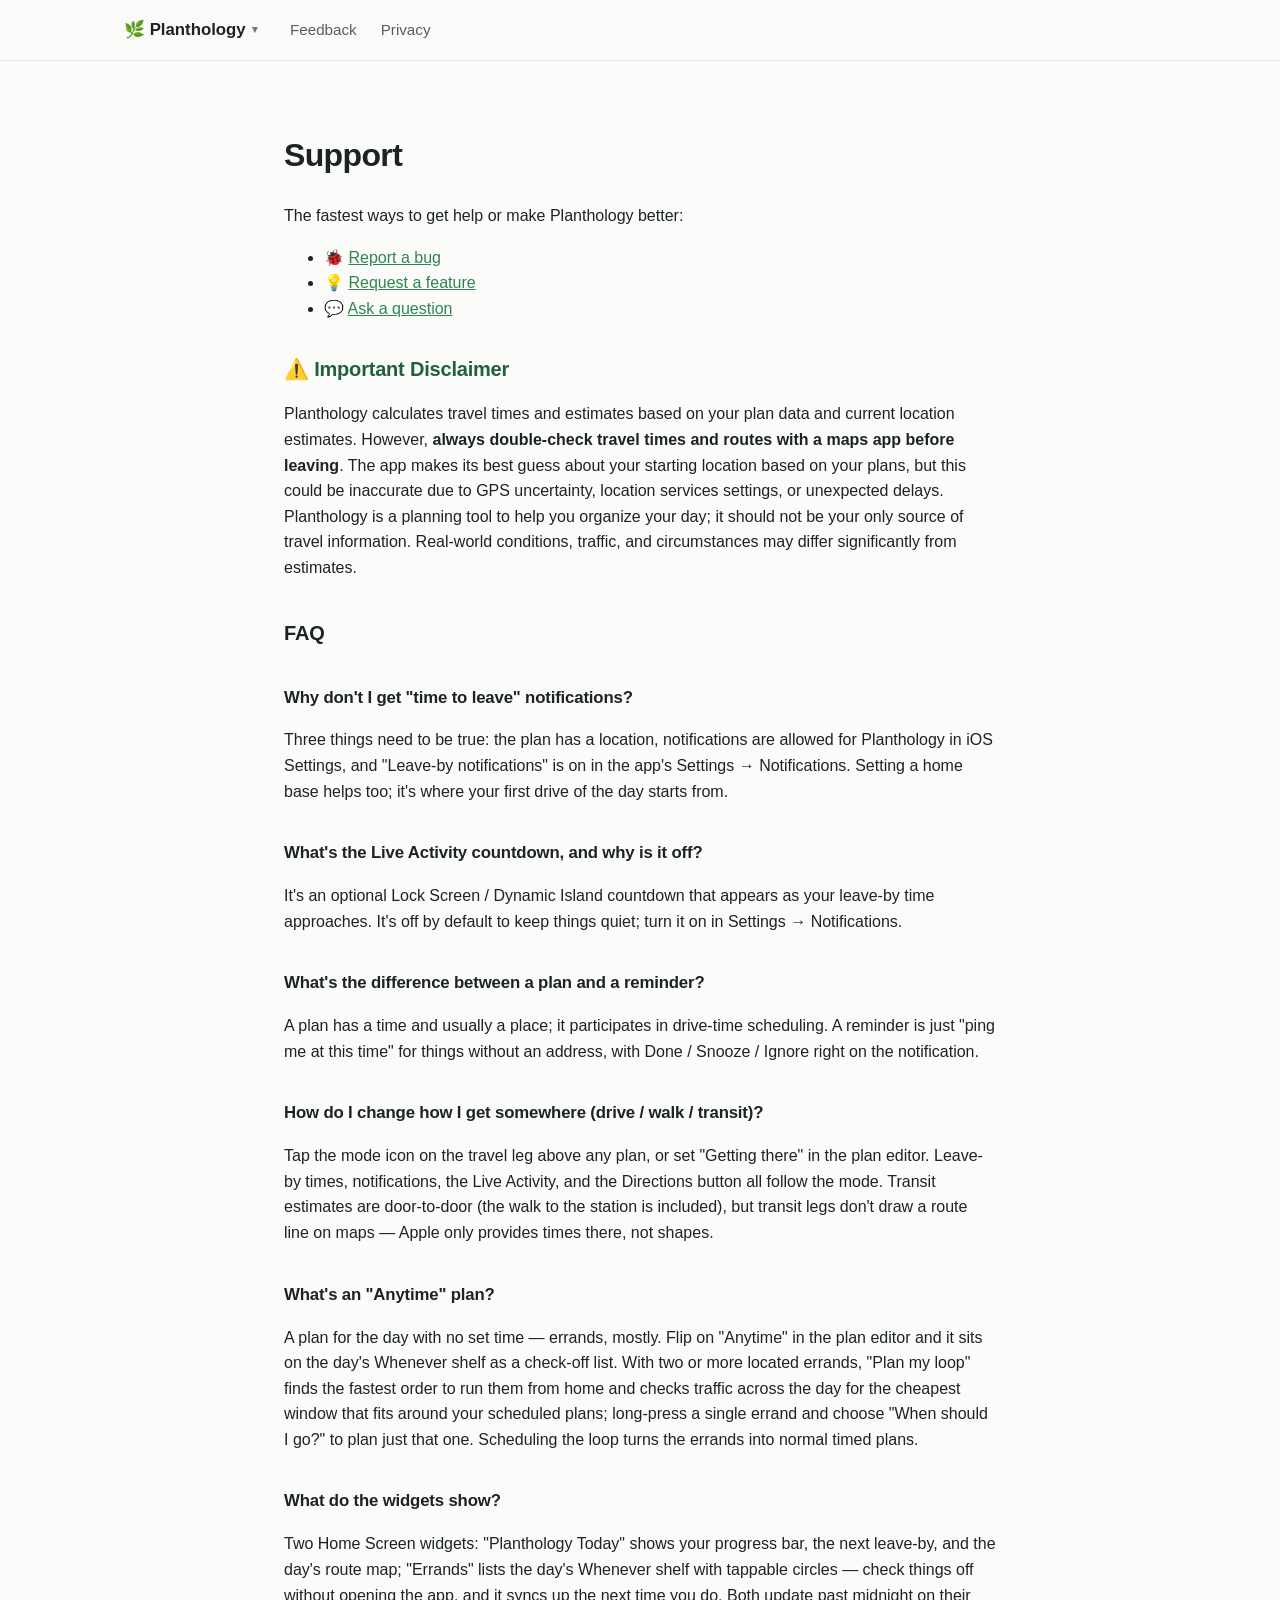
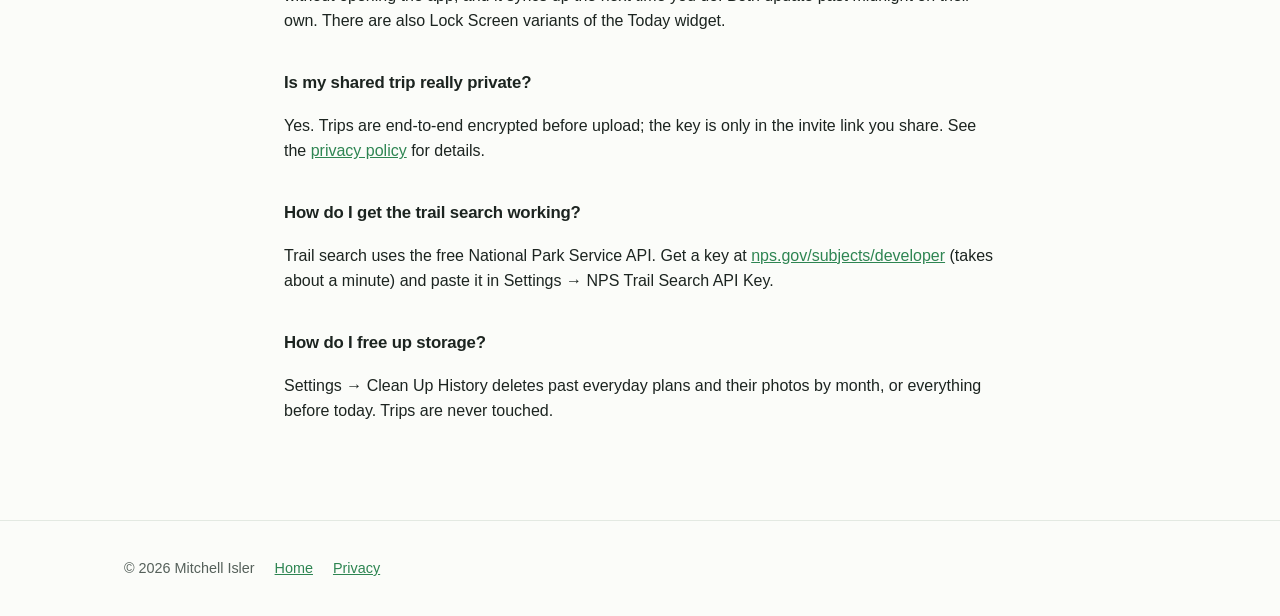
<file: support.html>
<!DOCTYPE html>
<html lang="en">
<head>
  <meta charset="utf-8">
  <meta name="viewport" content="width=device-width, initial-scale=1">
  <title>Support — Planthology</title>
  <meta name="description" content="Planthology support: FAQ, bug reports, feature requests, and contact.">
  <link rel="icon" href="data:image/svg+xml,<svg xmlns=%22http://www.w3.org/2000/svg%22 viewBox=%220 0 100 100%22><text y=%22.9em%22 font-size=%2290%22>🌿</text></svg>">
  <link rel="stylesheet" href="assets/css/style.css">
</head>
<body>

<nav>
  <div class="wrap">
    <a class="brand" href="index.html">🌿 Planthology</a>
    <a class="link keep" href="index.html#feedback">Feedback</a>
    <a class="link keep" href="privacy.html">Privacy</a>
  </div>
</nav>

<main class="doc">
  <h1>Support</h1>
  <p>
    The fastest ways to get help or make Planthology better:
  </p>
  <ul>
    <li>🐞 <a href="https://github.com/islerm/planthology-site/issues/new?template=bug_report.md&labels=bug&title=%5BBug%5D%20">Report a bug</a></li>
    <li>💡 <a href="https://github.com/islerm/planthology-site/issues/new?template=feature_request.md&labels=enhancement&title=%5BIdea%5D%20">Request a feature</a></li>
    <li>💬 <a href="https://github.com/islerm/planthology-site/issues/new">Ask a question</a></li>
  </ul>

  <h2 style="color: var(--green-dark); margin-top: 32px;">⚠️ Important Disclaimer</h2>
  <p>
    Planthology calculates travel times and estimates based on your plan data and current location estimates. However, <strong>always double-check travel times and routes with a maps app before leaving</strong>. The app makes its best guess about your starting location based on your plans, but this could be inaccurate due to GPS uncertainty, location services settings, or unexpected delays. Planthology is a planning tool to help you organize your day; it should not be your only source of travel information. Real-world conditions, traffic, and circumstances may differ significantly from estimates.
  </p>

  <h2>FAQ</h2>

  <h2 style="font-size:1.05rem">Why don't I get "time to leave" notifications?</h2>
  <p>
    Three things need to be true: the plan has a location, notifications are
    allowed for Planthology in iOS Settings, and "Leave-by notifications" is on
    in the app's Settings → Notifications. Setting a home base helps too; it's
    where your first drive of the day starts from.
  </p>

  <h2 style="font-size:1.05rem">What's the Live Activity countdown, and why is it off?</h2>
  <p>
    It's an optional Lock Screen / Dynamic Island countdown that appears as
    your leave-by time approaches. It's off by default to keep things quiet;
    turn it on in Settings → Notifications.
  </p>

  <h2 style="font-size:1.05rem">What's the difference between a plan and a reminder?</h2>
  <p>
    A plan has a time and usually a place; it participates in drive-time
    scheduling. A reminder is just "ping me at this time" for things without an
    address, with Done / Snooze / Ignore right on the notification.
  </p>

  <h2 style="font-size:1.05rem">How do I change how I get somewhere (drive / walk / transit)?</h2>
  <p>
    Tap the mode icon on the travel leg above any plan, or set "Getting there"
    in the plan editor. Leave-by times, notifications, the Live Activity, and
    the Directions button all follow the mode. Transit estimates are
    door-to-door (the walk to the station is included), but transit legs don't
    draw a route line on maps — Apple only provides times there, not shapes.
  </p>

  <h2 style="font-size:1.05rem">What's an "Anytime" plan?</h2>
  <p>
    A plan for the day with no set time — errands, mostly. Flip on "Anytime"
    in the plan editor and it sits on the day's Whenever shelf as a check-off
    list. With two or more located errands, "Plan my loop" finds the fastest
    order to run them from home and checks traffic across the day for the
    cheapest window that fits around your scheduled plans; long-press a single
    errand and choose "When should I go?" to plan just that one. Scheduling
    the loop turns the errands into normal timed plans.
  </p>

  <h2 style="font-size:1.05rem">What do the widgets show?</h2>
  <p>
    Two Home Screen widgets: "Planthology Today" shows your progress bar, the
    next leave-by, and the day's route map; "Errands" lists the day's
    Whenever shelf with tappable circles — check things off without opening
    the app, and it syncs up the next time you do. Both update past midnight
    on their own. There are also Lock Screen variants of the Today widget.
  </p>

  <h2 style="font-size:1.05rem">Is my shared trip really private?</h2>
  <p>
    Yes. Trips are end-to-end encrypted before upload; the key is only in the
    invite link you share. See the <a href="privacy.html">privacy policy</a>
    for details.
  </p>

  <h2 style="font-size:1.05rem">How do I get the trail search working?</h2>
  <p>
    Trail search uses the free National Park Service API. Get a key at
    <a href="https://www.nps.gov/subjects/developer/get-started.htm">nps.gov/subjects/developer</a>
    (takes about a minute) and paste it in Settings → NPS Trail Search API Key.
  </p>

  <h2 style="font-size:1.05rem">How do I free up storage?</h2>
  <p>
    Settings → Clean Up History deletes past everyday plans and their photos by
    month, or everything before today. Trips are never touched.
  </p>
</main>

<footer>
  <div class="wrap">
    <span>© 2026 Mitchell Isler</span>
    <a href="index.html">Home</a>
    <a href="privacy.html">Privacy</a>
  </div>
</footer>

</body>
</html>
</file>
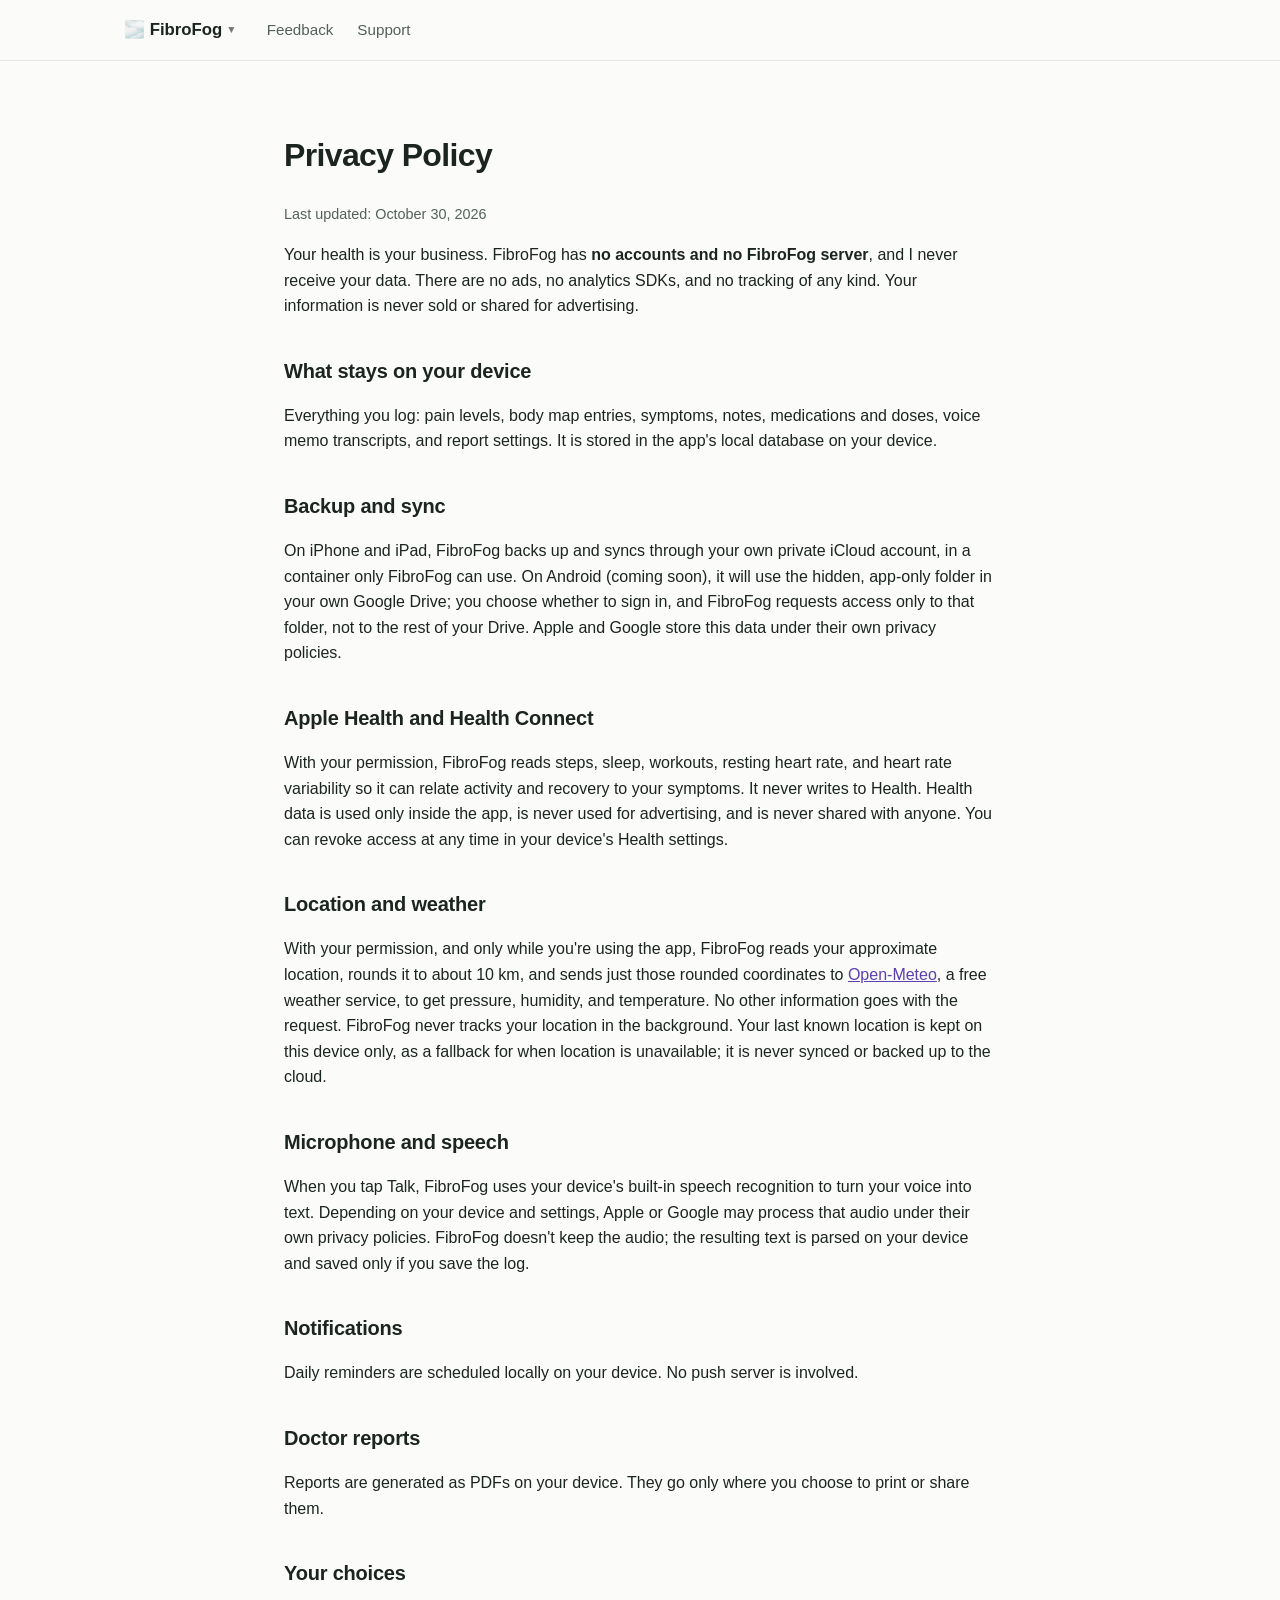
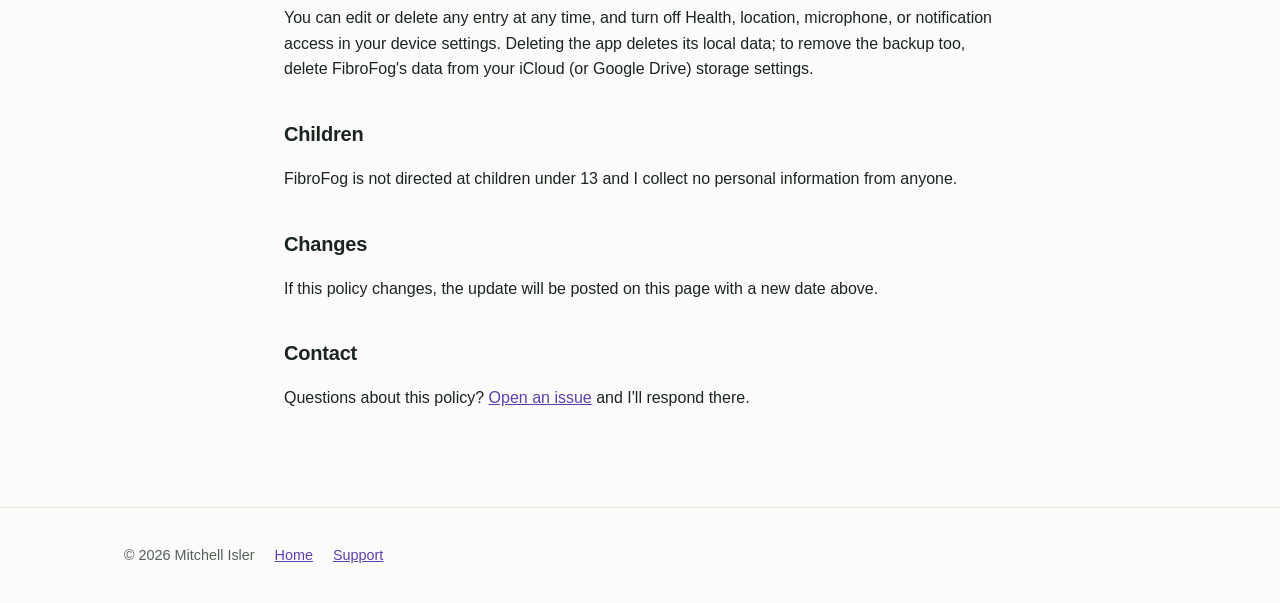
<file: fibrofog/privacy.html>
<!DOCTYPE html>
<html lang="en">
<head>
  <meta charset="utf-8">
  <meta name="viewport" content="width=device-width, initial-scale=1">
  <title>Privacy Policy: FibroFog</title>
  <meta name="description" content="FibroFog privacy policy: no accounts, no FibroFog server, no ads, no tracking. Your health log stays on your device and in your own iCloud or Google Drive.">
  <link rel="icon" href="data:image/svg+xml,<svg xmlns=%22http://www.w3.org/2000/svg%22 viewBox=%220 0 100 100%22><text y=%22.9em%22 font-size=%2290%22>🌫️</text></svg>">
  <link rel="stylesheet" href="../assets/css/style.css">
  <style>
    :root { --green: #5b3fb0; --green-dark: #3a1f86; --gold: #f6c453; }
    @media (prefers-color-scheme: dark) { :root { --green: #b9a6f5; --green-dark: #9d86ec; } }
  </style>
</head>
<body>

<nav>
  <div class="wrap">
    <a class="brand" href="index.html">🌫️ FibroFog</a>
    <a class="link keep" href="index.html#feedback">Feedback</a>
    <a class="link keep" href="support.html">Support</a>
  </div>
</nav>

<main class="doc">
  <h1>Privacy Policy</h1>
  <p class="updated">Last updated: October 30, 2026</p>

  <p>
    Your health is your business. FibroFog has <strong>no accounts and no
    FibroFog server</strong>, and I never receive your data. There are no ads,
    no analytics SDKs, and no tracking of any kind. Your information is never
    sold or shared for advertising.
  </p>

  <h2>What stays on your device</h2>
  <p>
    Everything you log: pain levels, body map entries, symptoms, notes,
    medications and doses, voice memo transcripts, and report settings. It is
    stored in the app's local database on your device.
  </p>

  <h2>Backup and sync</h2>
  <p>
    On iPhone and iPad, FibroFog backs up and syncs through your own private
    iCloud account, in a container only FibroFog can use. On Android (coming
    soon), it will use the hidden, app-only folder in your own Google Drive;
    you choose whether to sign in, and FibroFog requests access only to that
    folder, not to the rest of your Drive. Apple and Google store this data
    under their own privacy policies.
  </p>

  <h2>Apple Health and Health Connect</h2>
  <p>
    With your permission, FibroFog reads steps, sleep, workouts, resting heart
    rate, and heart rate variability so it can relate activity and recovery to
    your symptoms. It never writes to Health. Health data is used only inside
    the app, is never used for advertising, and is never shared with anyone.
    You can revoke access at any time in your device's Health settings.
  </p>

  <h2>Location and weather</h2>
  <p>
    With your permission, and only while you're using the app, FibroFog reads
    your approximate location, rounds it to about 10 km, and sends just those
    rounded coordinates to <a href="https://open-meteo.com">Open-Meteo</a>, a
    free weather service, to get pressure, humidity, and temperature. No other
    information goes with the request. FibroFog never tracks your location in
    the background. Your last known location is kept on this device only, as a fallback for when location is unavailable; it is never synced or backed up to the cloud.
  </p>

  <h2>Microphone and speech</h2>
  <p>
    When you tap Talk, FibroFog uses your device's built-in speech recognition
    to turn your voice into text. Depending on your device and settings, Apple
    or Google may process that audio under their own privacy policies.
    FibroFog doesn't keep the audio; the resulting text is parsed on your
    device and saved only if you save the log.
  </p>

  <h2>Notifications</h2>
  <p>
    Daily reminders are scheduled locally on your device. No push server is
    involved.
  </p>

  <h2>Doctor reports</h2>
  <p>
    Reports are generated as PDFs on your device. They go only where you
    choose to print or share them.
  </p>

  <h2>Your choices</h2>
  <p>
    You can edit or delete any entry at any time, and turn off Health,
    location, microphone, or notification access in your device settings.
    Deleting the app deletes its local data; to remove the backup too, delete
    FibroFog's data from your iCloud (or Google Drive) storage settings.
  </p>

  <h2>Children</h2>
  <p>FibroFog is not directed at children under 13 and I collect no personal information from anyone.</p>

  <h2>Changes</h2>
  <p>
    If this policy changes, the update will be posted on this page with a new
    date above.
  </p>

  <h2>Contact</h2>
  <p>
    Questions about this policy? <a href="https://github.com/islerm/planthology-site/issues/new?labels=fibrofog&title=%5BFibroFog%5D%20">Open an issue</a> and I'll respond there.
  </p>
</main>

<footer>
  <div class="wrap">
    <span>© 2026 Mitchell Isler</span>
    <a href="index.html">Home</a>
    <a href="support.html">Support</a>
  </div>
</footer>

</body>
</html>
</file>
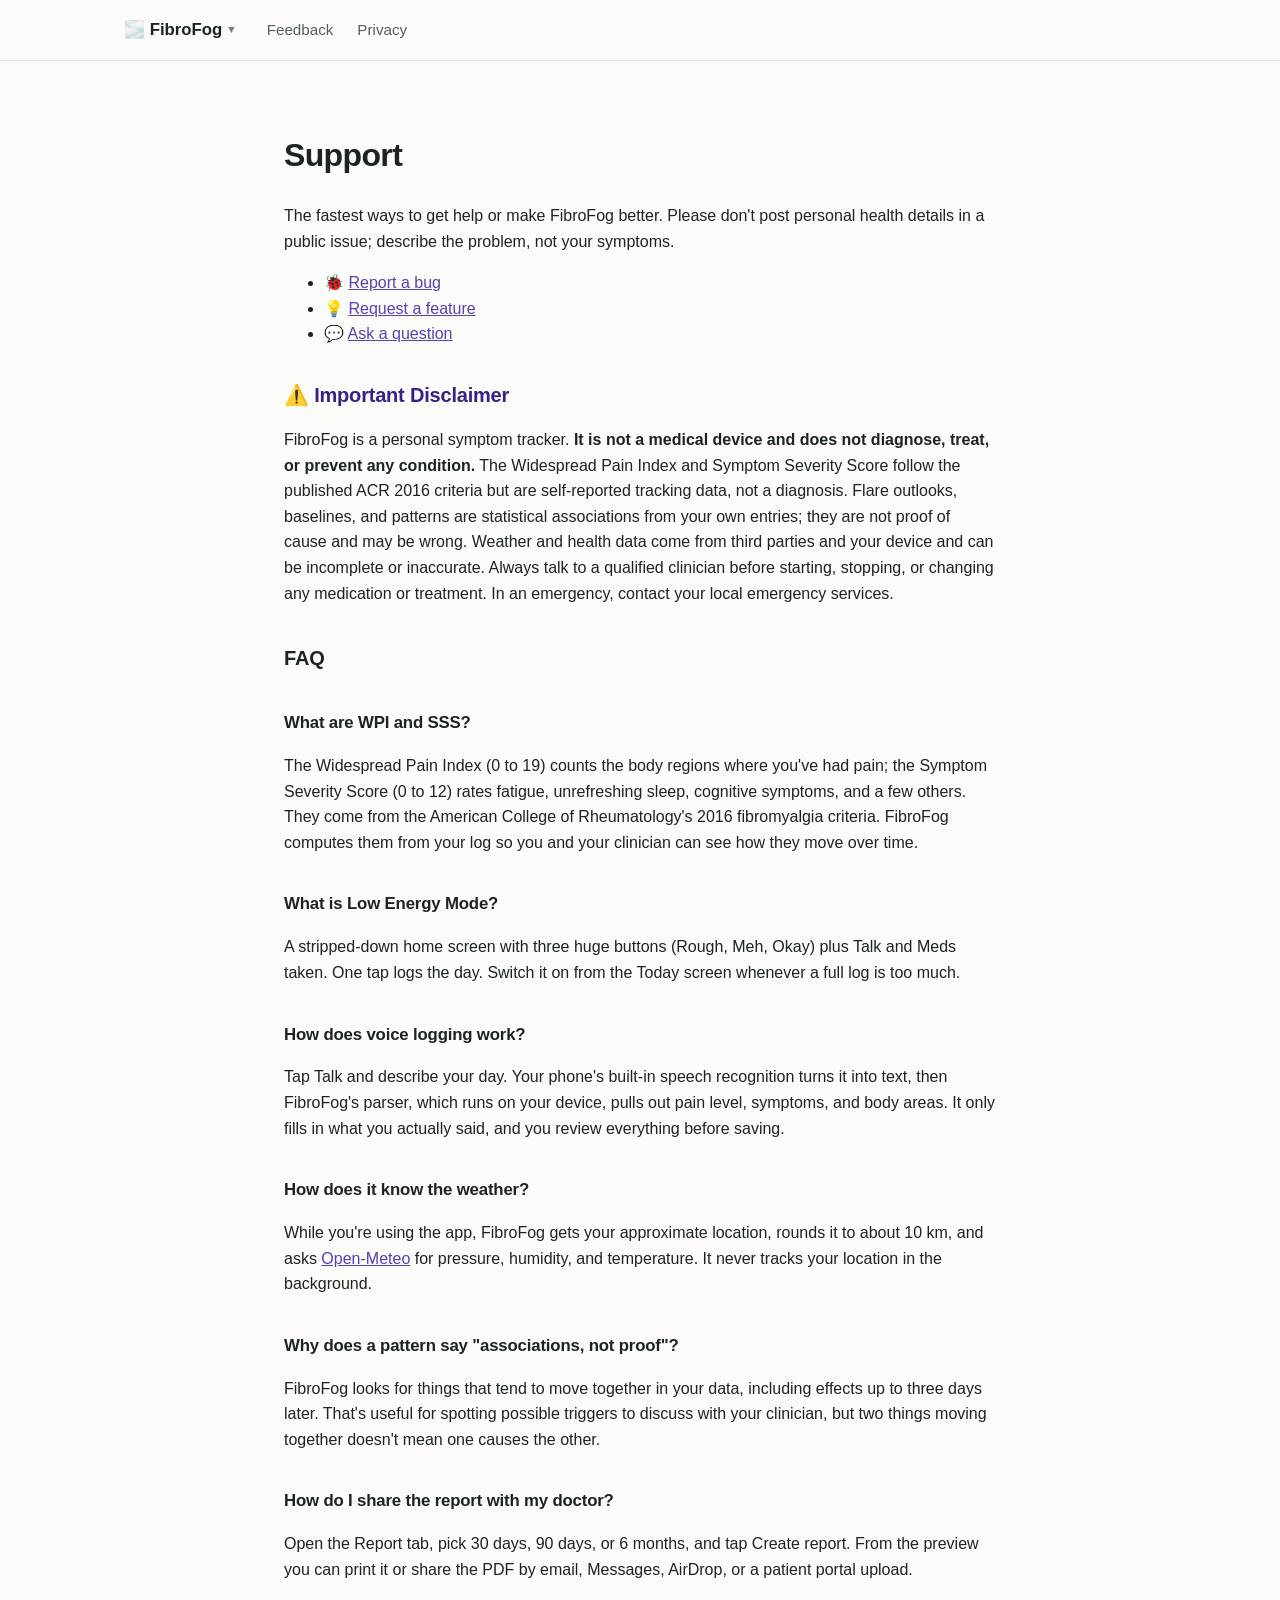
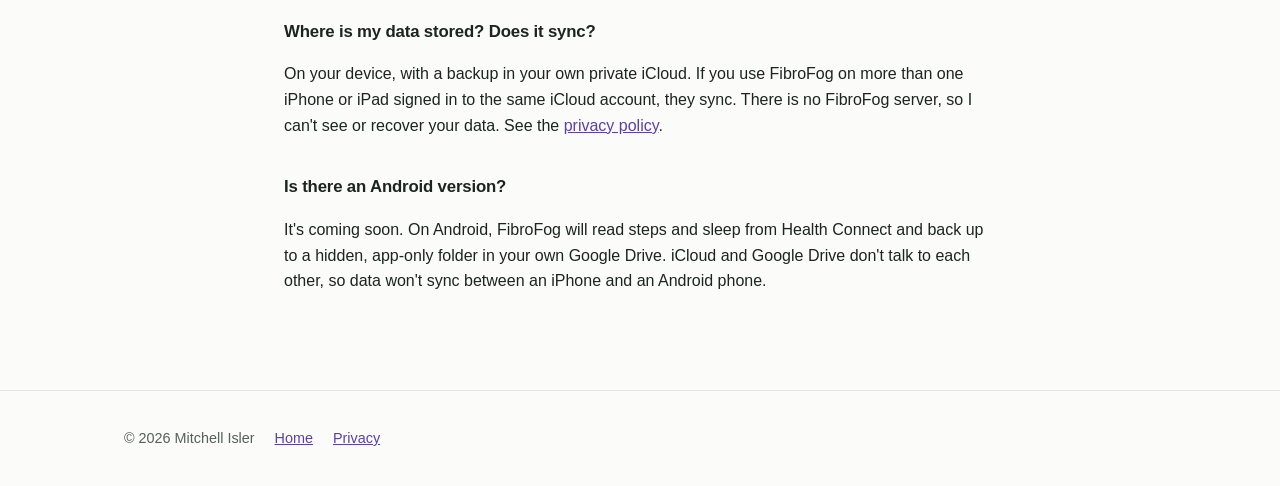
<file: fibrofog/support.html>
<!DOCTYPE html>
<html lang="en">
<head>
  <meta charset="utf-8">
  <meta name="viewport" content="width=device-width, initial-scale=1">
  <title>Support: FibroFog</title>
  <meta name="description" content="FibroFog support: FAQ, disclaimer, bug reports, feature requests, and contact.">
  <link rel="icon" href="data:image/svg+xml,<svg xmlns=%22http://www.w3.org/2000/svg%22 viewBox=%220 0 100 100%22><text y=%22.9em%22 font-size=%2290%22>🌫️</text></svg>">
  <link rel="stylesheet" href="../assets/css/style.css">
  <style>
    :root { --green: #5b3fb0; --green-dark: #3a1f86; --gold: #f6c453; }
    @media (prefers-color-scheme: dark) { :root { --green: #b9a6f5; --green-dark: #9d86ec; } }
  </style>
</head>
<body>

<nav>
  <div class="wrap">
    <a class="brand" href="index.html">🌫️ FibroFog</a>
    <a class="link keep" href="index.html#feedback">Feedback</a>
    <a class="link keep" href="privacy.html">Privacy</a>
  </div>
</nav>

<main class="doc">
  <h1>Support</h1>
  <p>
    The fastest ways to get help or make FibroFog better. Please don't post
    personal health details in a public issue; describe the problem, not your
    symptoms.
  </p>
  <ul>
    <li>🐞 <a href="https://github.com/islerm/planthology-site/issues/new?template=fibrofog_bug_report.md&labels=bug,fibrofog&title=%5BFibroFog%5D%5BBug%5D%20">Report a bug</a></li>
    <li>💡 <a href="https://github.com/islerm/planthology-site/issues/new?template=fibrofog_feature_request.md&labels=enhancement,fibrofog&title=%5BFibroFog%5D%5BIdea%5D%20">Request a feature</a></li>
    <li>💬 <a href="https://github.com/islerm/planthology-site/issues/new?labels=fibrofog&title=%5BFibroFog%5D%20">Ask a question</a></li>
  </ul>

  <h2 style="color: var(--green-dark); margin-top: 32px;">⚠️ Important Disclaimer</h2>
  <p>
    FibroFog is a personal symptom tracker. <strong>It is not a medical device
    and does not diagnose, treat, or prevent any condition.</strong> The
    Widespread Pain Index and Symptom Severity Score follow the published ACR
    2016 criteria but are self-reported tracking data, not a diagnosis. Flare
    outlooks, baselines, and patterns are statistical associations from your own
    entries; they are not proof of cause and may be wrong. Weather and health
    data come from third parties and your device and can be incomplete or
    inaccurate. Always talk to a qualified clinician before starting, stopping,
    or changing any medication or treatment. In an emergency, contact your local
    emergency services.
  </p>

  <h2>FAQ</h2>

  <h2 style="font-size:1.05rem">What are WPI and SSS?</h2>
  <p>
    The Widespread Pain Index (0 to 19) counts the body regions where you've had
    pain; the Symptom Severity Score (0 to 12) rates fatigue, unrefreshing
    sleep, cognitive symptoms, and a few others. They come from the American
    College of Rheumatology's 2016 fibromyalgia criteria. FibroFog computes
    them from your log so you and your clinician can see how they move over
    time.
  </p>

  <h2 style="font-size:1.05rem">What is Low Energy Mode?</h2>
  <p>
    A stripped-down home screen with three huge buttons (Rough, Meh, Okay) plus
    Talk and Meds taken. One tap logs the day. Switch it on from the Today
    screen whenever a full log is too much.
  </p>

  <h2 style="font-size:1.05rem">How does voice logging work?</h2>
  <p>
    Tap Talk and describe your day. Your phone's built-in speech recognition
    turns it into text, then FibroFog's parser, which runs on your device,
    pulls out pain level, symptoms, and body areas. It only fills in what you
    actually said, and you review everything before saving.
  </p>

  <h2 style="font-size:1.05rem">How does it know the weather?</h2>
  <p>
    While you're using the app, FibroFog gets your approximate location, rounds
    it to about 10 km, and asks <a href="https://open-meteo.com">Open-Meteo</a>
    for pressure, humidity, and temperature. It never tracks your location in
    the background.
  </p>

  <h2 style="font-size:1.05rem">Why does a pattern say "associations, not proof"?</h2>
  <p>
    FibroFog looks for things that tend to move together in your data,
    including effects up to three days later. That's useful for spotting
    possible triggers to discuss with your clinician, but two things moving
    together doesn't mean one causes the other.
  </p>

  <h2 style="font-size:1.05rem">How do I share the report with my doctor?</h2>
  <p>
    Open the Report tab, pick 30 days, 90 days, or 6 months, and tap Create
    report. From the preview you can print it or share the PDF by email,
    Messages, AirDrop, or a patient portal upload.
  </p>

  <h2 style="font-size:1.05rem">Where is my data stored? Does it sync?</h2>
  <p>
    On your device, with a backup in your own private iCloud. If you use
    FibroFog on more than one iPhone or iPad signed in to the same iCloud
    account, they sync. There is no FibroFog server, so I can't see or recover
    your data. See the <a href="privacy.html">privacy policy</a>.
  </p>

  <h2 style="font-size:1.05rem">Is there an Android version?</h2>
  <p>
    It's coming soon. On Android, FibroFog will read steps and sleep from Health
    Connect and back up to a hidden, app-only folder in your own Google Drive.
    iCloud and Google Drive don't talk to each other, so data won't sync
    between an iPhone and an Android phone.
  </p>
</main>

<footer>
  <div class="wrap">
    <span>© 2026 Mitchell Isler</span>
    <a href="index.html">Home</a>
    <a href="privacy.html">Privacy</a>
  </div>
</footer>

</body>
</html>
</file>
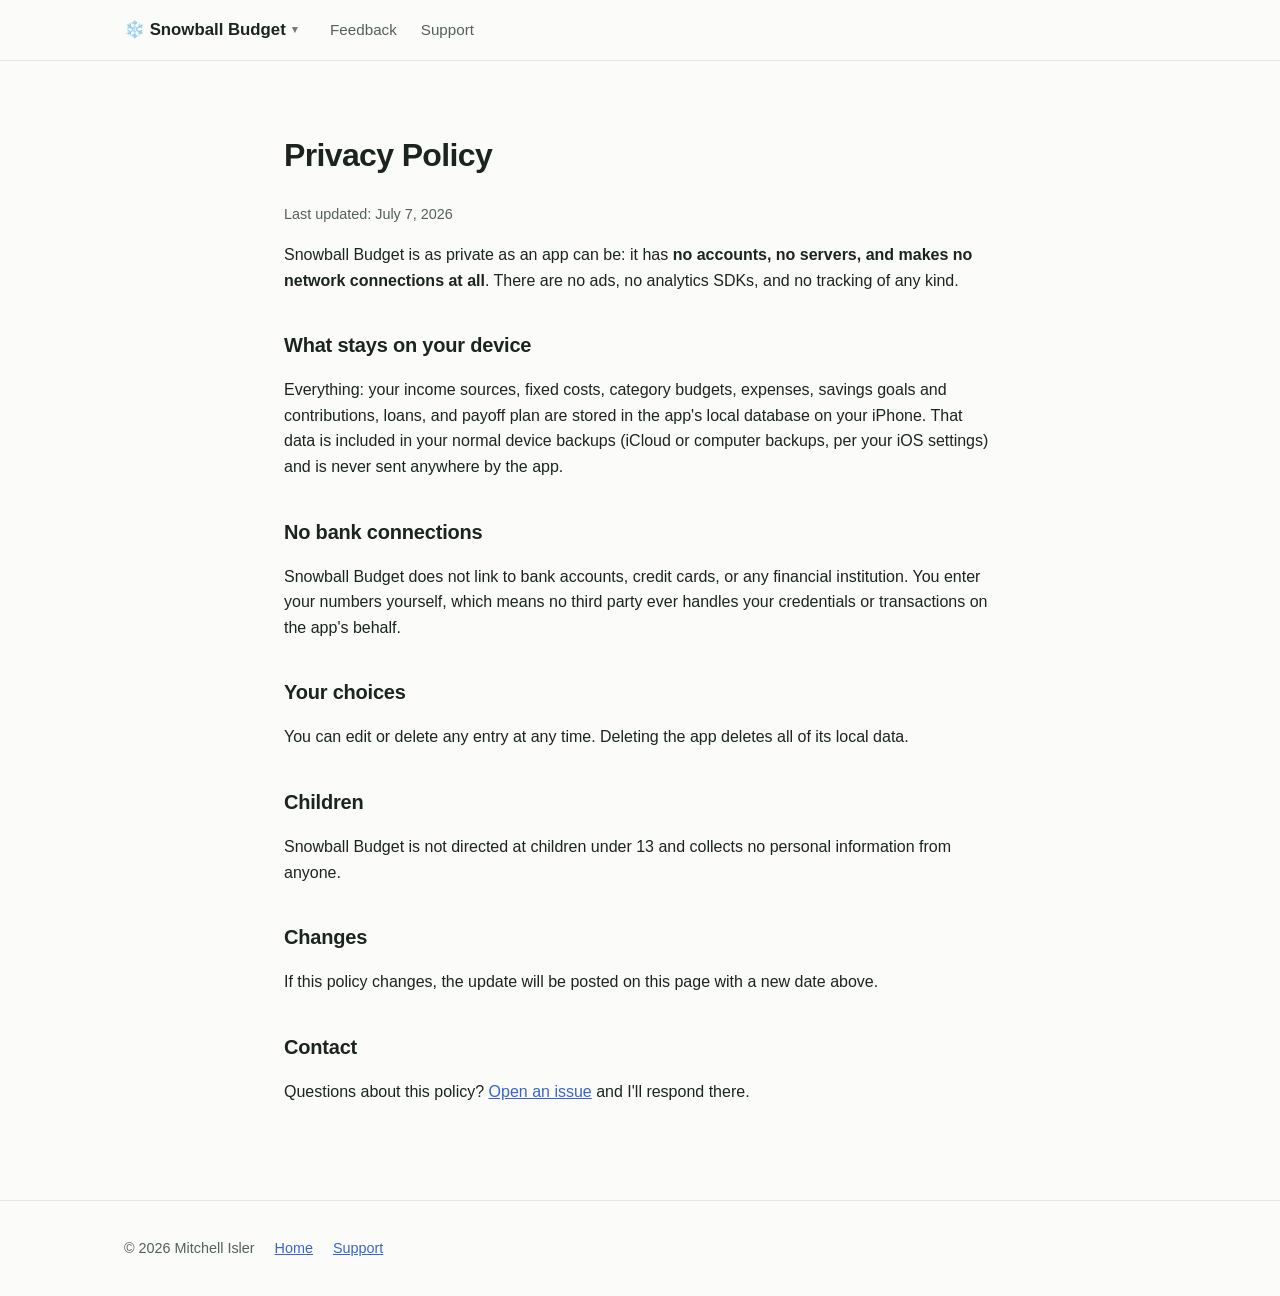
<file: snowball/privacy.html>
<!DOCTYPE html>
<html lang="en">
<head>
  <meta charset="utf-8">
  <meta name="viewport" content="width=device-width, initial-scale=1">
  <title>Privacy Policy — Snowball Budget</title>
  <meta name="description" content="Snowball Budget privacy policy: everything on your device, no accounts, no servers, no ads, no tracking.">
  <link rel="icon" href="data:image/svg+xml,<svg xmlns=%22http://www.w3.org/2000/svg%22 viewBox=%220 0 100 100%22><text y=%22.9em%22 font-size=%2290%22>❄️</text></svg>">
  <link rel="stylesheet" href="../assets/css/style.css">
  <style>
    :root { --green: #3a63d0; --green-dark: #2a4aa4; --gold: #7fc3ee; }
    @media (prefers-color-scheme: dark) { :root { --green: #7d9bee; --green-dark: #5f80e0; } }
  </style>
</head>
<body>

<nav>
  <div class="wrap">
    <a class="brand" href="index.html">❄️ Snowball Budget</a>
    <a class="link keep" href="index.html#feedback">Feedback</a>
    <a class="link keep" href="support.html">Support</a>
  </div>
</nav>

<main class="doc">
  <h1>Privacy Policy</h1>
  <p class="updated">Last updated: July 7, 2026</p>

  <p>
    Snowball Budget is as private as an app can be: it has <strong>no accounts,
    no servers, and makes no network connections at all</strong>. There are no
    ads, no analytics SDKs, and no tracking of any kind.
  </p>

  <h2>What stays on your device</h2>
  <p>
    Everything: your income sources, fixed costs, category budgets, expenses,
    savings goals and contributions, loans, and payoff plan are stored in the
    app's local database on your iPhone. That data is included in your normal
    device backups (iCloud or computer backups, per your iOS settings) and is
    never sent anywhere by the app.
  </p>

  <h2>No bank connections</h2>
  <p>
    Snowball Budget does not link to bank accounts, credit cards, or any
    financial institution. You enter your numbers yourself, which means no
    third party ever handles your credentials or transactions on the app's
    behalf.
  </p>

  <h2>Your choices</h2>
  <p>
    You can edit or delete any entry at any time. Deleting the app deletes all
    of its local data.
  </p>

  <h2>Children</h2>
  <p>Snowball Budget is not directed at children under 13 and collects no personal information from anyone.</p>

  <h2>Changes</h2>
  <p>
    If this policy changes, the update will be posted on this page with a new
    date above.
  </p>

  <h2>Contact</h2>
  <p>
    Questions about this policy? <a href="https://github.com/islerm/planthology-site/issues/new?labels=snowball-budget&title=%5BSnowball%5D%20">Open an issue</a> and I'll respond there.
  </p>
</main>

<footer>
  <div class="wrap">
    <span>© 2026 Mitchell Isler</span>
    <a href="index.html">Home</a>
    <a href="support.html">Support</a>
  </div>
</footer>

</body>
</html>
</file>
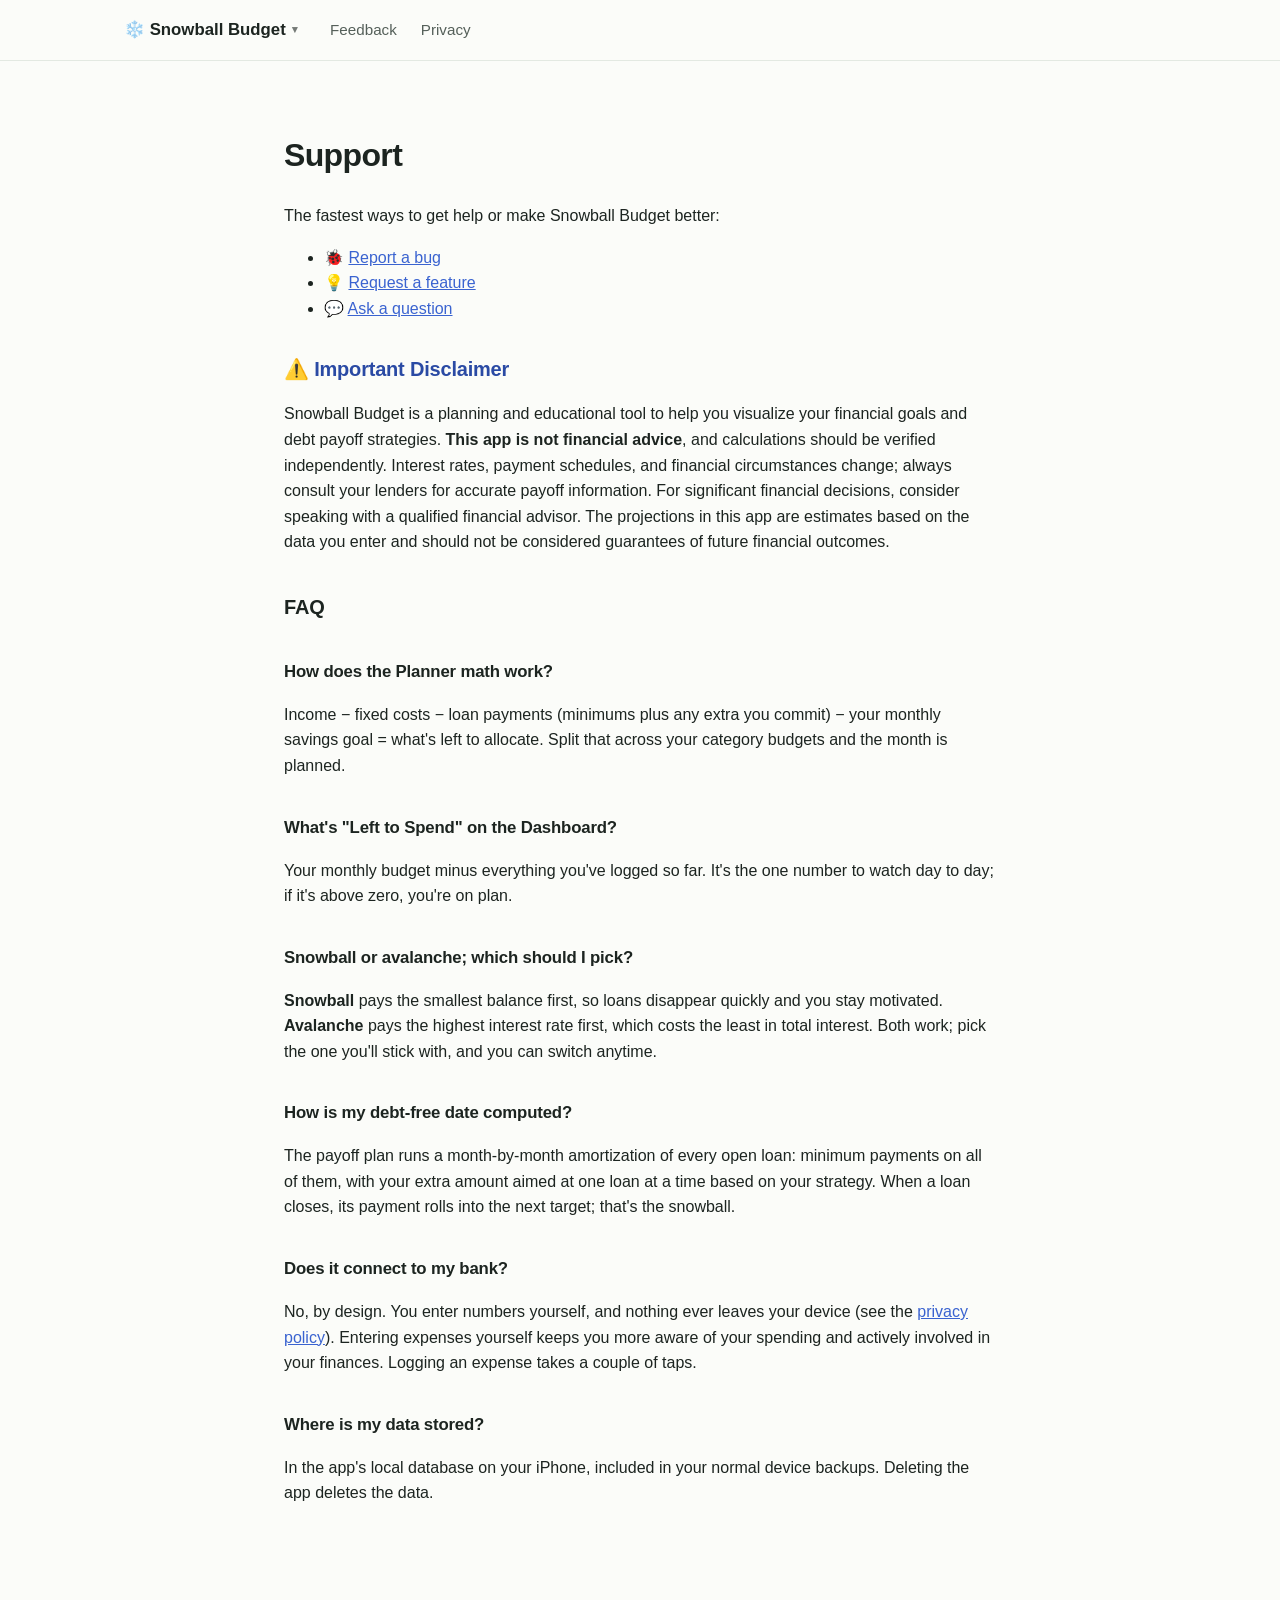
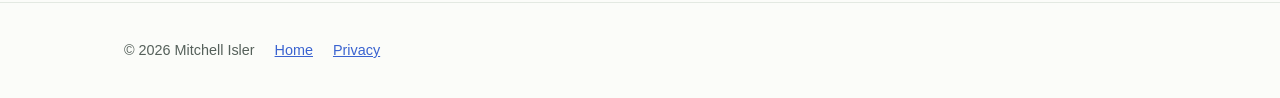
<file: snowball/support.html>
<!DOCTYPE html>
<html lang="en">
<head>
  <meta charset="utf-8">
  <meta name="viewport" content="width=device-width, initial-scale=1">
  <title>Support — Snowball Budget</title>
  <meta name="description" content="Snowball Budget support: FAQ, bug reports, feature requests, and contact.">
  <link rel="icon" href="data:image/svg+xml,<svg xmlns=%22http://www.w3.org/2000/svg%22 viewBox=%220 0 100 100%22><text y=%22.9em%22 font-size=%2290%22>❄️</text></svg>">
  <link rel="stylesheet" href="../assets/css/style.css">
  <style>
    :root { --green: #3a63d0; --green-dark: #2a4aa4; --gold: #7fc3ee; }
    @media (prefers-color-scheme: dark) { :root { --green: #7d9bee; --green-dark: #5f80e0; } }
  </style>
</head>
<body>

<nav>
  <div class="wrap">
    <a class="brand" href="index.html">❄️ Snowball Budget</a>
    <a class="link keep" href="index.html#feedback">Feedback</a>
    <a class="link keep" href="privacy.html">Privacy</a>
  </div>
</nav>

<main class="doc">
  <h1>Support</h1>
  <p>
    The fastest ways to get help or make Snowball Budget better:
  </p>
  <ul>
    <li>🐞 <a href="https://github.com/islerm/planthology-site/issues/new?template=snowball_bug_report.md&labels=bug,snowball-budget&title=%5BSnowball%5D%5BBug%5D%20">Report a bug</a></li>
    <li>💡 <a href="https://github.com/islerm/planthology-site/issues/new?template=snowball_feature_request.md&labels=enhancement,snowball-budget&title=%5BSnowball%5D%5BIdea%5D%20">Request a feature</a></li>
    <li>💬 <a href="https://github.com/islerm/planthology-site/issues/new?labels=snowball-budget&title=%5BSnowball%5D%20">Ask a question</a></li>
  </ul>

  <h2 style="color: var(--green-dark); margin-top: 32px;">⚠️ Important Disclaimer</h2>
  <p>
    Snowball Budget is a planning and educational tool to help you visualize your financial goals and debt payoff strategies. <strong>This app is not financial advice</strong>, and calculations should be verified independently. Interest rates, payment schedules, and financial circumstances change; always consult your lenders for accurate payoff information. For significant financial decisions, consider speaking with a qualified financial advisor. The projections in this app are estimates based on the data you enter and should not be considered guarantees of future financial outcomes.
  </p>

  <h2>FAQ</h2>

  <h2 style="font-size:1.05rem">How does the Planner math work?</h2>
  <p>
    Income − fixed costs − loan payments (minimums plus any extra you commit)
    − your monthly savings goal = what's left to allocate. Split that across
    your category budgets and the month is planned.
  </p>

  <h2 style="font-size:1.05rem">What's "Left to Spend" on the Dashboard?</h2>
  <p>
    Your monthly budget minus everything you've logged so far. It's the one
    number to watch day to day; if it's above zero, you're on plan.
  </p>

  <h2 style="font-size:1.05rem">Snowball or avalanche; which should I pick?</h2>
  <p>
    <strong>Snowball</strong> pays the smallest balance first, so loans
    disappear quickly and you stay motivated. <strong>Avalanche</strong> pays
    the highest interest rate first, which costs the least in total interest.
    Both work; pick the one you'll stick with, and you can switch anytime.
  </p>

  <h2 style="font-size:1.05rem">How is my debt-free date computed?</h2>
  <p>
    The payoff plan runs a month-by-month amortization of every open loan:
    minimum payments on all of them, with your extra amount aimed at one loan
    at a time based on your strategy. When a loan closes, its payment rolls
    into the next target; that's the snowball.
  </p>

  <h2 style="font-size:1.05rem">Does it connect to my bank?</h2>
  <p>
    No, by design. You enter numbers yourself, and nothing ever leaves your
    device (see the <a href="privacy.html">privacy policy</a>). Entering
    expenses yourself keeps you more aware of your spending and actively
    involved in your finances. Logging an expense takes a couple of taps.
  </p>

  <h2 style="font-size:1.05rem">Where is my data stored?</h2>
  <p>
    In the app's local database on your iPhone, included in your normal device
    backups. Deleting the app deletes the data.
  </p>
</main>

<footer>
  <div class="wrap">
    <span>© 2026 Mitchell Isler</span>
    <a href="index.html">Home</a>
    <a href="privacy.html">Privacy</a>
  </div>
</footer>

</body>
</html>
</file>
<file: assets/css/style.css>
/* Planthology site — shared styles */

:root {
  --green: #2e8552;
  --green-dark: #21603c;
  --gold: #f5bd2e;
  --ink: #1c2420;
  --ink-soft: #55605a;
  --paper: #fbfcf9;
  --card: #ffffff;
  --line: #e3e9e2;
  --radius: 16px;
  --max: 1080px;
}

@media (prefers-color-scheme: dark) {
  :root {
    --ink: #eef3ef;
    --ink-soft: #a8b3ab;
    --paper: #131a15;
    --card: #1b2420;
    --line: #2a352e;
  }
}

* { box-sizing: border-box; }

html { scroll-behavior: smooth; }

body {
  margin: 0;
  font-family: -apple-system, BlinkMacSystemFont, "Segoe UI", Roboto, Helvetica, Arial, sans-serif;
  color: var(--ink);
  background: var(--paper);
  line-height: 1.6;
}

a { color: var(--green); }

img { max-width: 100%; }

.wrap {
  max-width: var(--max);
  margin: 0 auto;
  padding: 0 24px;
}

/* ---------- Nav ---------- */

nav {
  position: sticky;
  top: 0;
  z-index: 10;
  background: color-mix(in srgb, var(--paper) 88%, transparent);
  backdrop-filter: blur(10px);
  border-bottom: 1px solid var(--line);
}

nav .wrap {
  display: flex;
  align-items: center;
  gap: 24px;
  height: 60px;
}

nav .brand-dropdown {
  position: relative;
  margin-right: auto;
}

nav .brand {
  background: none;
  border: none;
  font-weight: 800;
  font-size: 1.05rem;
  color: var(--ink);
  text-decoration: none;
  cursor: pointer;
  padding: 0 6px 0 0;
  font-family: inherit;
  display: flex;
  align-items: center;
  gap: 4px;
}

nav .brand::after {
  content: '▼';
  font-size: 0.65rem;
  opacity: 0.6;
  transition: transform 0.2s;
}

nav .brand:hover {
  color: var(--green);
}

nav .brand:hover::after {
  opacity: 1;
}

nav .brand-dropdown.open .brand::after {
  transform: scaleY(-1);
}

nav .dropdown-menu {
  display: none;
  position: absolute;
  top: 60px;
  left: 0;
  background: var(--card);
  border: 1px solid var(--line);
  border-radius: var(--radius);
  box-shadow: 0 4px 12px rgba(0, 0, 0, 0.1);
  min-width: 180px;
  z-index: 20;
  overflow: hidden;
}

nav .brand-dropdown.open .dropdown-menu {
  display: block;
}

nav .dropdown-menu a {
  display: block;
  padding: 12px 16px;
  color: var(--ink);
  text-decoration: none;
  font-size: 0.95rem;
  border-bottom: 1px solid var(--line);
}

nav .dropdown-menu a:last-child {
  border-bottom: none;
}

nav .dropdown-menu a:hover {
  background: color-mix(in srgb, var(--green) 8%, transparent);
  color: var(--green);
}

nav a.link {
  color: var(--ink-soft);
  text-decoration: none;
  font-size: 0.95rem;
  white-space: nowrap;
}

nav a.link:hover { color: var(--green); }

@media (max-width: 640px) {
  nav a.link { display: none; }
  nav a.link.keep { display: inline; }
}

/* ---------- Hero ---------- */

header.hero {
  padding: 72px 0 56px;
  background:
    radial-gradient(1000px 400px at 20% -10%, color-mix(in srgb, var(--green) 14%, transparent), transparent),
    radial-gradient(800px 400px at 90% 0%, color-mix(in srgb, var(--gold) 12%, transparent), transparent);
}

.hero .wrap {
  display: grid;
  grid-template-columns: 1.1fr 0.9fr;
  gap: 48px;
  align-items: center;
}

@media (max-width: 800px) {
  .hero .wrap { grid-template-columns: 1fr; }
}

.hero h1 {
  font-size: clamp(2.2rem, 5vw, 3.4rem);
  line-height: 1.1;
  margin: 0 0 16px;
  letter-spacing: -0.02em;
}

.hero h1 .leaf { display: inline-block; }

.hero p.tag {
  font-size: 1.2rem;
  color: var(--ink-soft);
  margin: 0 0 28px;
  max-width: 34em;
}

.hero p.disclaimer {
  font-size: 0.85rem;
  color: var(--ink-soft);
  margin: -16px 0 28px;
  max-width: 40em;
}

.hero p.disclaimer a { color: inherit; }

.badge-row { display: flex; gap: 14px; flex-wrap: wrap; align-items: center; }

.btn {
  display: inline-block;
  padding: 12px 22px;
  border-radius: 999px;
  font-weight: 700;
  text-decoration: none;
  border: 2px solid transparent;
}

.btn.primary { background: var(--green); color: #fff; }
.btn.primary:hover { background: var(--green-dark); }
.btn.ghost { border-color: var(--line); color: var(--ink); }
.btn.ghost:hover { border-color: var(--green); color: var(--green); }

.note { font-size: 0.85rem; color: var(--ink-soft); margin-top: 10px; }

.hero .phone {
  justify-self: center;
  width: min(300px, 80%);
  border-radius: 36px;
  border: 1px solid var(--line);
  box-shadow: 0 24px 60px rgba(0, 0, 0, 0.18);
}

/* ---------- Sections ---------- */

section { padding: 64px 0; }

section.alt { background: color-mix(in srgb, var(--green) 5%, var(--paper)); }

h2 {
  font-size: clamp(1.6rem, 3vw, 2.2rem);
  letter-spacing: -0.01em;
  margin: 0 0 8px;
}

p.lede {
  color: var(--ink-soft);
  margin: 0 0 36px;
  max-width: 44em;
}

/* Features */

.grid {
  display: grid;
  grid-template-columns: repeat(auto-fit, minmax(260px, 1fr));
  gap: 20px;
}

.card {
  background: var(--card);
  border: 1px solid var(--line);
  border-radius: var(--radius);
  padding: 22px;
}

.card .icon { font-size: 1.8rem; }

.card h3 { margin: 10px 0 6px; font-size: 1.05rem; }

.card p { margin: 0; color: var(--ink-soft); font-size: 0.95rem; }

/* Vs. a calendar */

.vs-list {
  display: grid;
  gap: 14px;
  max-width: 860px;
}

.vs-row {
  background: var(--card);
  border: 1px solid var(--line);
  border-radius: var(--radius);
  padding: 18px 22px;
}

.vs-row p { margin: 0; font-size: 0.95rem; }

.vs-row .them { color: var(--ink-soft); margin-bottom: 8px; }

.vs-tag {
  display: inline-block;
  font-size: 0.72rem;
  font-weight: 700;
  text-transform: uppercase;
  letter-spacing: 0.04em;
  padding: 1px 9px;
  border-radius: 999px;
  margin-right: 8px;
  background: color-mix(in srgb, var(--ink-soft) 14%, transparent);
  color: var(--ink-soft);
  vertical-align: middle;
}

.vs-tag.us {
  background: color-mix(in srgb, var(--green) 14%, transparent);
  color: var(--green);
}

.vs-pitch {
  margin: 32px 0 0;
  font-size: 1.15rem;
  font-weight: 600;
  max-width: 34em;
  border-left: 4px solid var(--green);
  padding-left: 16px;
}

/* Screenshots */

.shots {
  display: flex;
  gap: 24px;
  justify-content: center;
  flex-wrap: wrap;
}

.shots figure {
  margin: 0;
  text-align: center;
  flex: 0 1 240px;
}

.shots img {
  width: 100%;
  border-radius: 24px;
  border: 1px solid var(--line);
  box-shadow: 0 14px 36px rgba(0, 0, 0, 0.14);
}

.shots figcaption {
  font-size: 0.85rem;
  color: var(--ink-soft);
  margin-top: 10px;
}

/* Feedback */

.feedback-cards { display: grid; grid-template-columns: repeat(auto-fit, minmax(240px, 1fr)); gap: 20px; }

/* Projects */

.project {
  display: flex;
  gap: 18px;
  align-items: flex-start;
}

.project .emoji { font-size: 2rem; line-height: 1.2; }

.pill {
  display: inline-block;
  font-size: 0.75rem;
  font-weight: 700;
  padding: 2px 10px;
  border-radius: 999px;
  background: color-mix(in srgb, var(--green) 14%, transparent);
  color: var(--green);
  margin-left: 8px;
  vertical-align: middle;
}

.pill.soon { background: color-mix(in srgb, var(--gold) 22%, transparent); color: #8a6a10; }

/* About */

.about-grid {
  display: grid;
  grid-template-columns: 2fr 1fr;
  gap: 40px;
}

@media (max-width: 800px) {
  .about-grid { grid-template-columns: 1fr; }
}

.about-grid ul { padding-left: 20px; color: var(--ink-soft); }

/* Footer */

footer {
  border-top: 1px solid var(--line);
  padding: 36px 0;
  color: var(--ink-soft);
  font-size: 0.9rem;
}

footer .wrap {
  display: flex;
  gap: 20px;
  flex-wrap: wrap;
  align-items: center;
}

footer .spacer { margin-left: auto; }

/* ---------- Inner pages (privacy / support) ---------- */

main.doc {
  max-width: 760px;
  margin: 0 auto;
  padding: 48px 24px 80px;
}

main.doc h1 { letter-spacing: -0.02em; }

main.doc h2 { font-size: 1.25rem; margin-top: 36px; }

main.doc .updated { color: var(--ink-soft); font-size: 0.9rem; }
</file>
